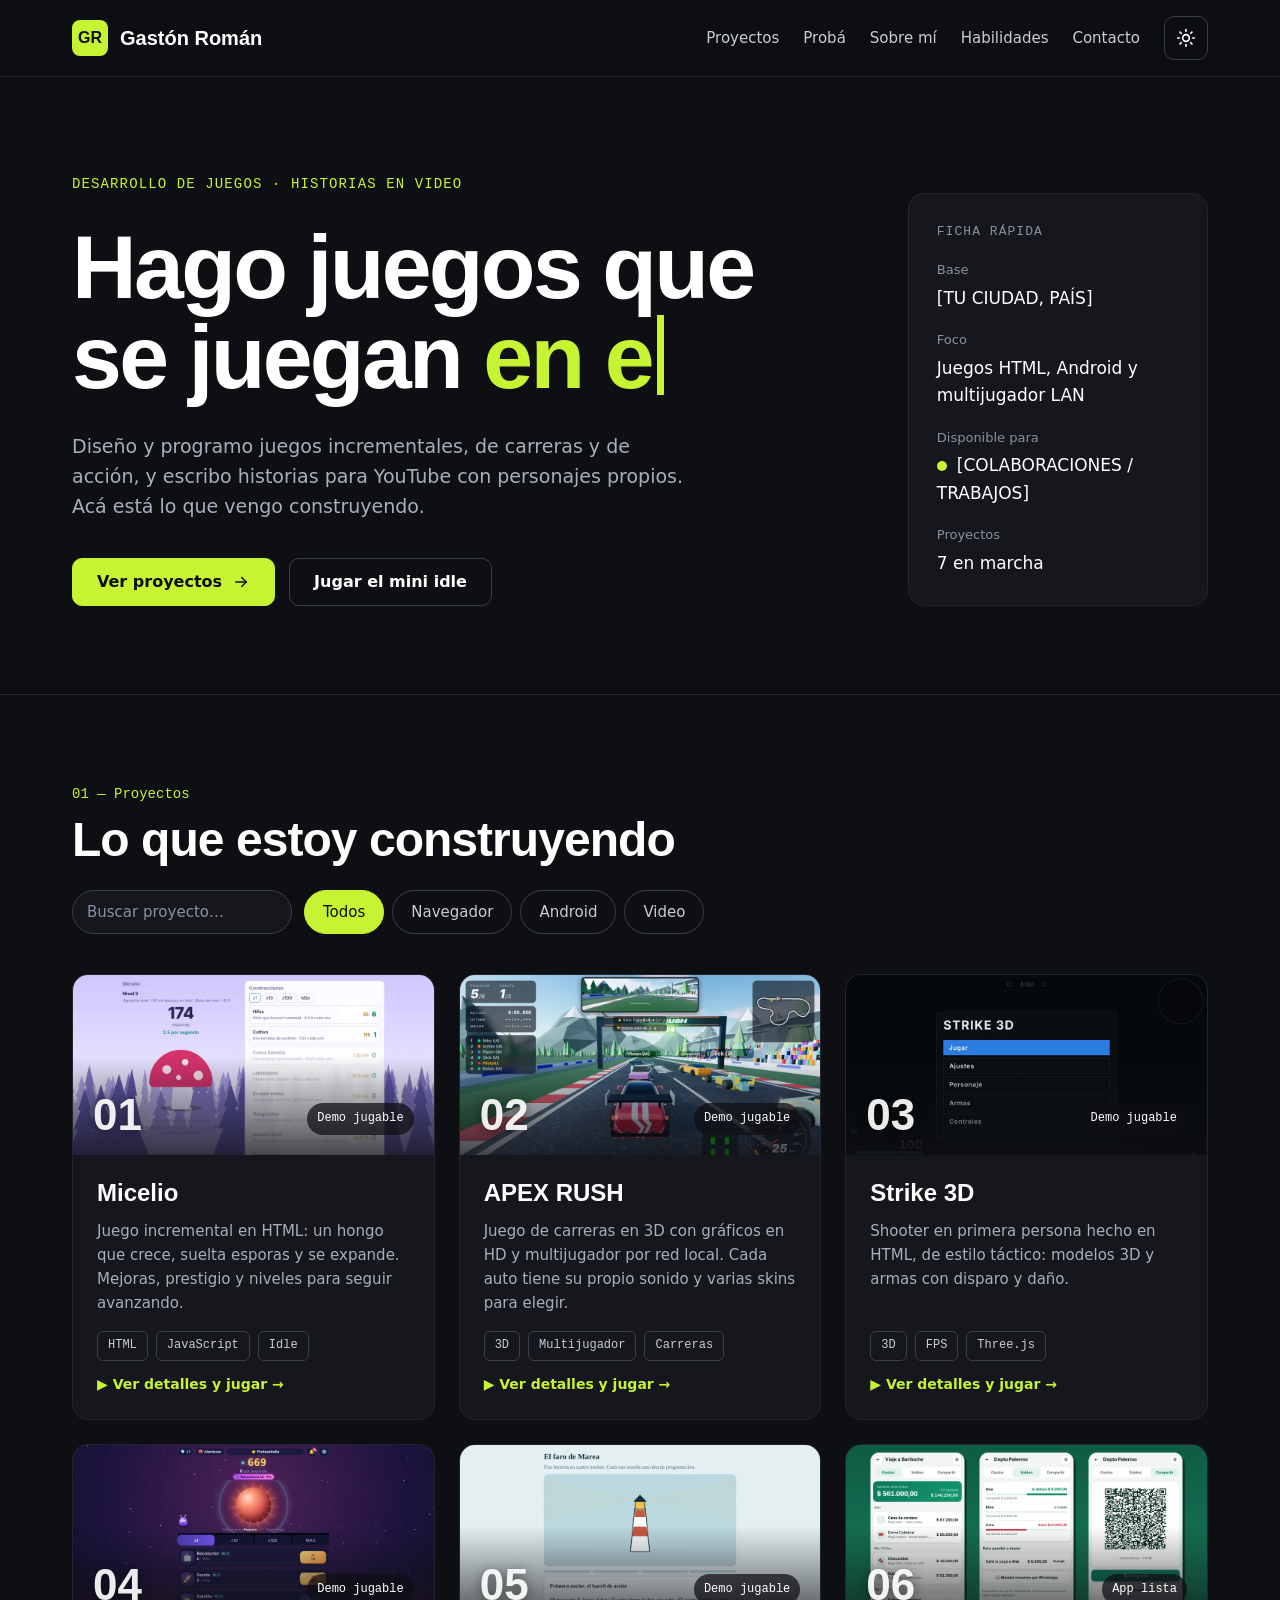
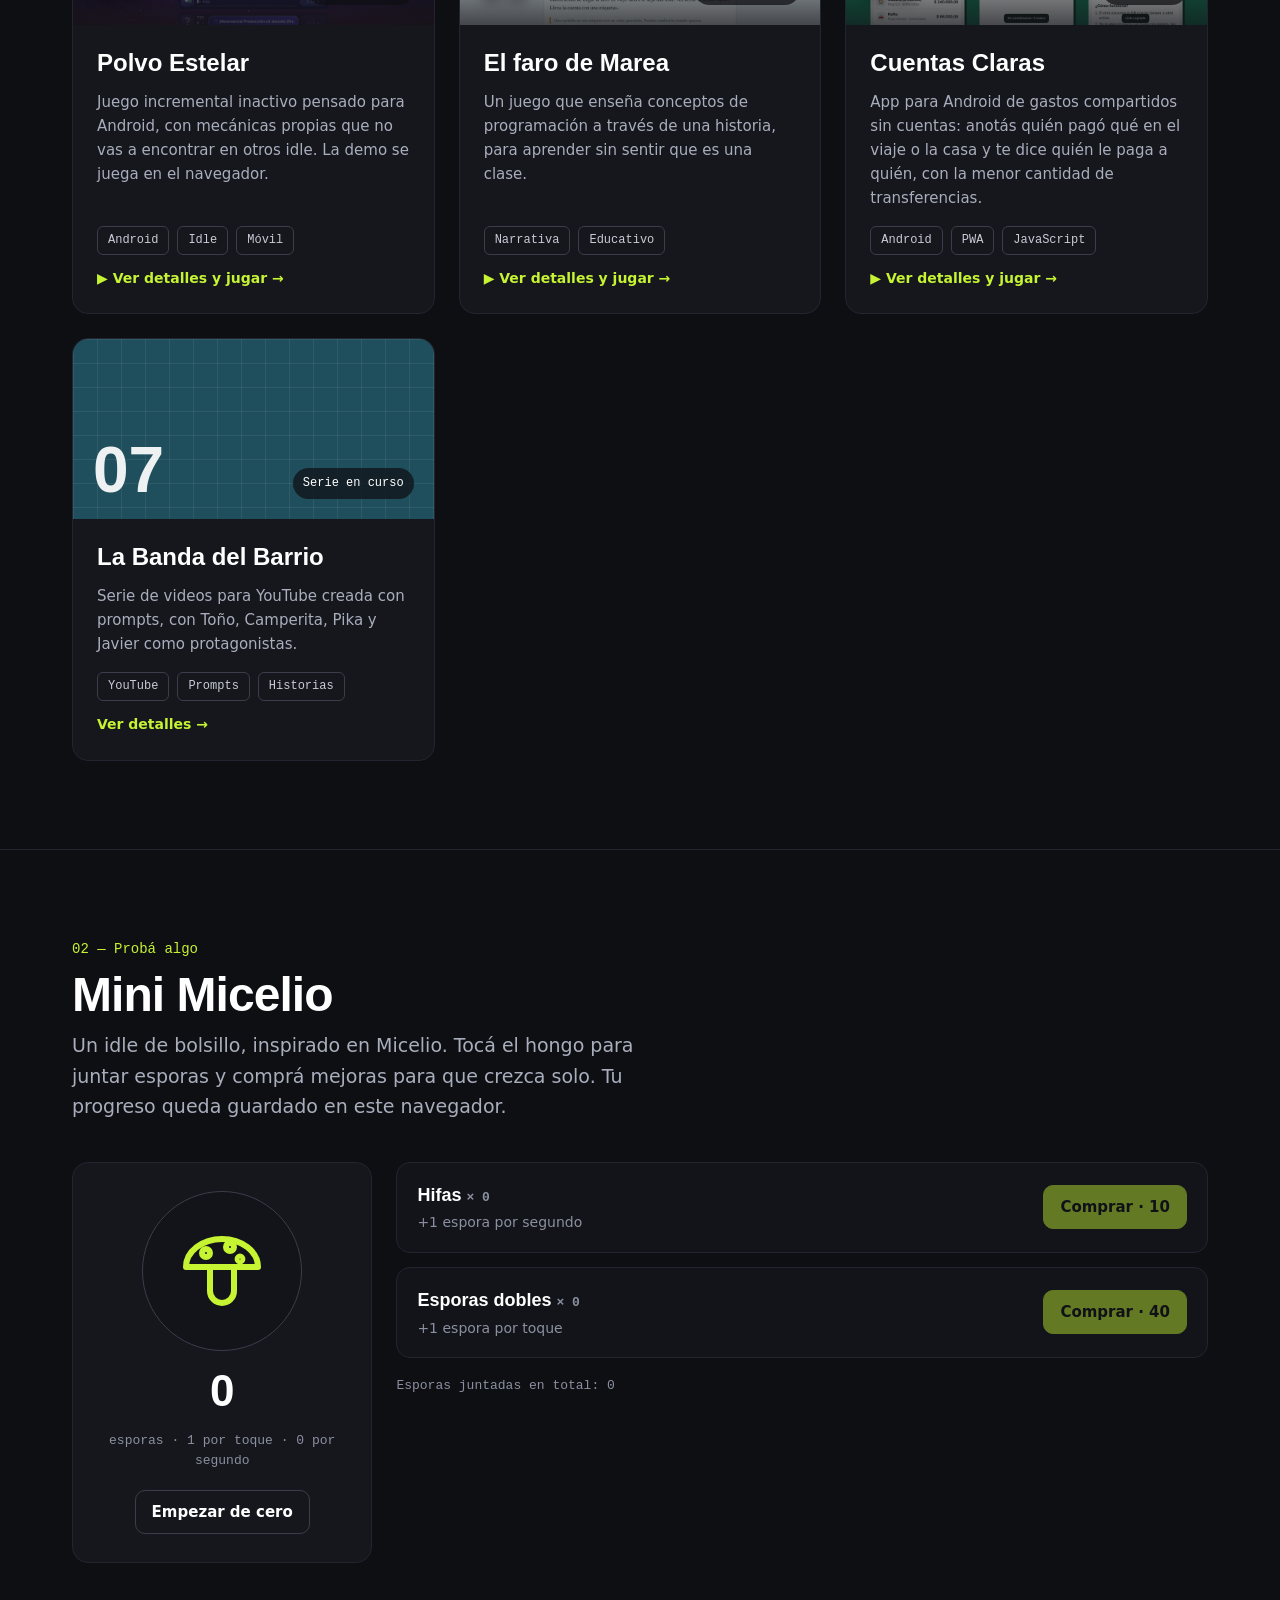
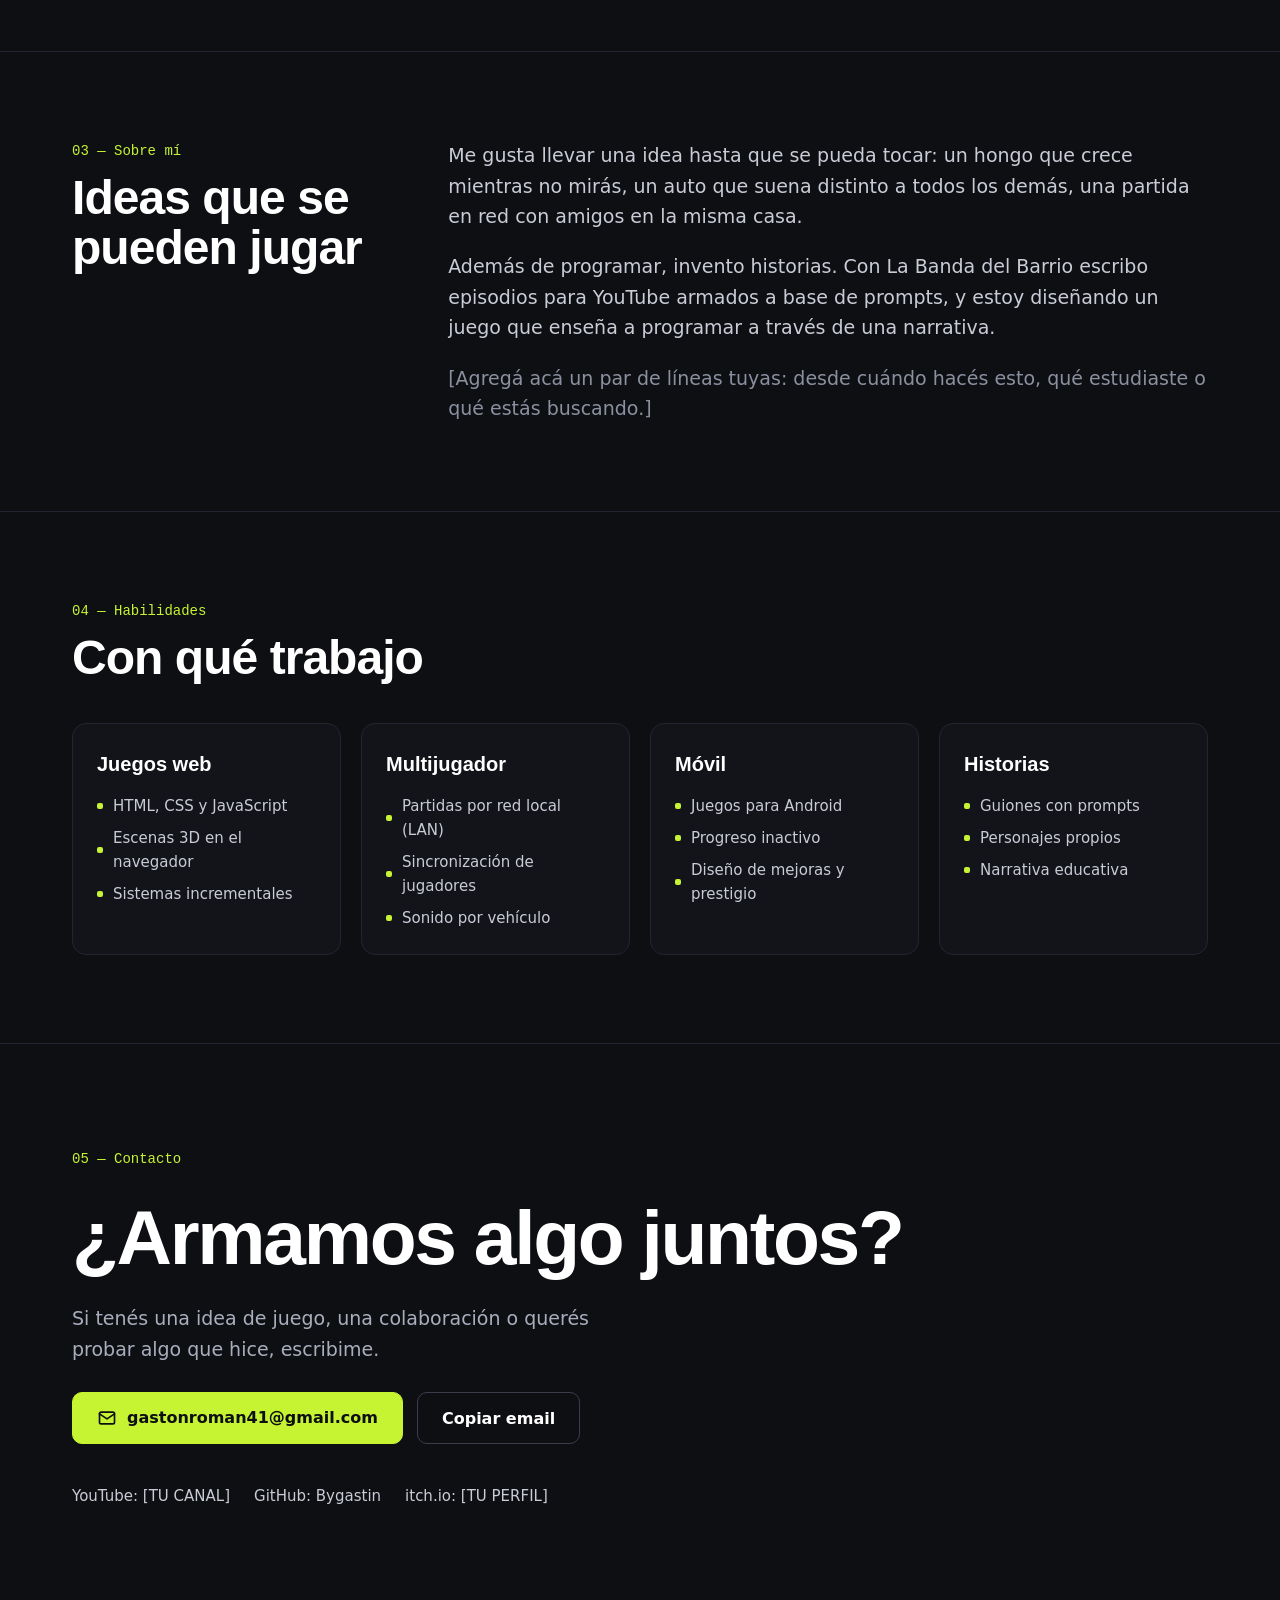
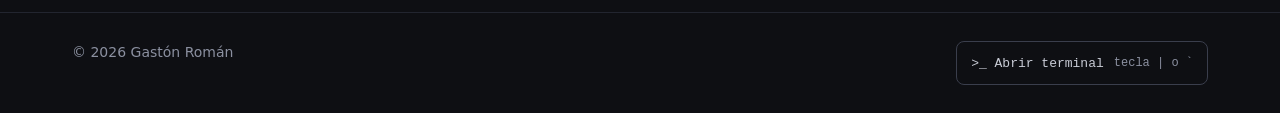
<file: index.html>
<!doctype html>
<html lang="es">
<head>
<meta charset="utf-8">
<meta name="viewport" content="width=device-width, initial-scale=1">
<!-- Seguridad: solo se permite cargar código propio y las fuentes de Google -->
<meta http-equiv="Content-Security-Policy" content="default-src 'self'; script-src 'self'; style-src 'self' 'unsafe-inline' https://fonts.googleapis.com; font-src https://fonts.gstatic.com; img-src 'self' data:; connect-src 'none'; object-src 'none'; frame-src 'none'; base-uri 'none'; form-action 'none'; upgrade-insecure-requests; require-trusted-types-for 'script'; trusted-types 'none'">
<meta name="referrer" content="strict-origin-when-cross-origin">
<link rel="icon" href="data:image/svg+xml,%3Csvg xmlns='http://www.w3.org/2000/svg' viewBox='0 0 64 64'%3E%3Crect width='64' height='64' rx='14' fill='%23C6F432'/%3E%3Ctext x='32' y='42' font-family='Arial,sans-serif' font-weight='700' font-size='28' text-anchor='middle' fill='%230E0F13'%3EGR%3C/text%3E%3C/svg%3E">
<title>Gastón Román — Portafolio</title>
<meta name="description" content="Portafolio de Gastón Román: juegos para navegador, Android y multijugador LAN, e historias para YouTube.">
<script src="js/theme.js"></script>
<link rel="preconnect" href="https://fonts.googleapis.com">
<link rel="preconnect" href="https://fonts.gstatic.com" crossorigin>
<link rel="stylesheet" href="https://fonts.googleapis.com/css2?family=Inter:wght@400;500;600&family=JetBrains+Mono:wght@500&family=Space+Grotesk:wght@500;700&display=swap">
<link rel="stylesheet" href="css/styles.css">
</head>
<body>

<header>
  <div class="wrap">
    <a href="#inicio" class="brand"><span class="logo">GR</span><span>Gastón Román</span></a>
    <div class="nav-right">
      <nav aria-label="Secciones">
        <a href="#proyectos" class="navlink" data-sec="proyectos">Proyectos</a>
        <a href="#probar" class="navlink" data-sec="probar">Probá</a>
        <a href="#sobre-mi" class="navlink" data-sec="sobre-mi">Sobre mí</a>
        <a href="#habilidades" class="navlink" data-sec="habilidades">Habilidades</a>
        <a href="#contacto" class="navlink" data-sec="contacto">Contacto</a>
      </nav>
      <button type="button" class="icon-btn" id="theme" aria-label="Cambiar a tema claro">
        <svg id="icon-sun" width="20" height="20" viewBox="0 0 24 24" fill="none" stroke="currentColor" stroke-width="2" stroke-linecap="round" stroke-linejoin="round" aria-hidden="true"><circle cx="12" cy="12" r="4"/><path d="M12 2v2M12 20v2M4.9 4.9l1.4 1.4M17.7 17.7l1.4 1.4M2 12h2M20 12h2M4.9 19.1l1.4-1.4M17.7 6.3l1.4-1.4"/></svg>
        <svg id="icon-moon" hidden width="20" height="20" viewBox="0 0 24 24" fill="none" stroke="currentColor" stroke-width="2" stroke-linecap="round" stroke-linejoin="round" aria-hidden="true"><path d="M21 12.8A9 9 0 1 1 11.2 3a7 7 0 0 0 9.8 9.8z"/></svg>
      </button>
    </div>
  </div>
</header>

<main>
<section id="inicio">
  <div class="wrap hero">
    <div class="hero-main">
      <p class="kicker" style="letter-spacing:.08em;text-transform:uppercase">Desarrollo de juegos · Historias en video</p>
      <h1 class="display">Hago juegos que se juegan <span class="rotator" id="rotator">en el navegador</span><span class="caret" aria-hidden="true"></span></h1>
      <p class="lead">Diseño y programo juegos incrementales, de carreras y de acción, y escribo historias para YouTube con personajes propios. Acá está lo que vengo construyendo.</p>
      <div class="btns" style="padding-top:8px">
        <a href="#proyectos" class="btn btn-primary">Ver proyectos
          <svg width="18" height="18" viewBox="0 0 24 24" fill="none" stroke="currentColor" stroke-width="2" stroke-linecap="round" stroke-linejoin="round" aria-hidden="true"><path d="M5 12h14"/><path d="M13 6l6 6-6 6"/></svg>
        </a>
        <a href="#probar" class="btn btn-ghost">Jugar el mini idle</a>
      </div>
    </div>
    <aside class="facts reveal" aria-label="Ficha rápida">
      <p class="mono" style="margin:0;font-size:13px;color:var(--muted);text-transform:uppercase;letter-spacing:.08em">Ficha rápida</p>
      <div class="fact"><small>Base</small><span>[TU CIUDAD, PAÍS]</span></div>
      <div class="fact"><small>Foco</small><span>Juegos HTML, Android y multijugador LAN</span></div>
      <div class="fact"><small>Disponible para</small><span><i class="dot" aria-hidden="true"></i>[COLABORACIONES / TRABAJOS]</span></div>
      <div class="fact"><small>Proyectos</small><span id="proj-count">6 en marcha</span></div>
    </aside>
  </div>
</section>

<section id="proyectos">
  <div class="wrap block">
    <div class="head-row">
      <div class="head">
        <p class="kicker">01 — Proyectos</p>
        <h2 class="display">Lo que estoy construyendo</h2>
      </div>
      <div class="tools">
        <label for="q" class="mono" style="position:absolute;width:1px;height:1px;overflow:hidden;clip:rect(0 0 0 0)">Buscar proyectos</label>
        <input id="q" class="search" type="search" placeholder="Buscar proyecto…" autocomplete="off">
        <div class="filters" role="group" aria-label="Filtrar proyectos" id="filters"></div>
      </div>
    </div>
    <div class="grid" id="projects" aria-live="polite"></div>
  </div>
</section>

<section id="probar">
  <div class="wrap block">
    <div class="head">
      <p class="kicker">02 — Probá algo</p>
      <h2 class="display">Mini Micelio</h2>
      <p class="lead">Un idle de bolsillo, inspirado en Micelio. Tocá el hongo para juntar esporas y comprá mejoras para que crezca solo. Tu progreso queda guardado en este navegador.</p>
    </div>
    <div class="game reveal">
      <div class="game-main">
        <button type="button" class="shroom" id="shroom" aria-label="Tocar el hongo para sumar esporas">
          <svg width="96" height="96" viewBox="0 0 24 24" fill="none" stroke="currentColor" stroke-width="1.5" stroke-linecap="round" stroke-linejoin="round" aria-hidden="true"><path d="M3 11a9 7 0 0 1 18 0z"/><path d="M9 11v6a3 3 0 0 0 6 0v-6"/><circle cx="8" cy="7.5" r="1"/><circle cx="14" cy="6" r="1"/><circle cx="16.5" cy="9" r="0.6"/></svg>
        </button>
        <div class="count" id="spores">0</div>
        <div class="rate" id="rate">esporas · 1 por toque · 0 por segundo</div>
        <button type="button" class="btn btn-ghost btn-sm" id="reset">Empezar de cero</button>
      </div>
      <div class="upgrades" id="upgrades"></div>
    </div>
  </div>
</section>

<section id="sobre-mi">
  <div class="wrap about reveal">
    <div class="about-head">
      <p class="kicker">03 — Sobre mí</p>
      <h2 class="display">Ideas que se pueden jugar</h2>
    </div>
    <div class="about-text">
      <p>Me gusta llevar una idea hasta que se pueda tocar: un hongo que crece mientras no mirás, un auto que suena distinto a todos los demás, una partida en red con amigos en la misma casa.</p>
      <p>Además de programar, invento historias. Con La Banda del Barrio escribo episodios para YouTube armados a base de prompts, y estoy diseñando un juego que enseña a programar a través de una narrativa.</p>
      <p style="color:var(--muted)">[Agregá acá un par de líneas tuyas: desde cuándo hacés esto, qué estudiaste o qué estás buscando.]</p>
    </div>
  </div>
</section>

<section id="habilidades">
  <div class="wrap block">
    <div class="head">
      <p class="kicker">04 — Habilidades</p>
      <h2 class="display">Con qué trabajo</h2>
    </div>
    <div class="skills reveal" id="skills"></div>
  </div>
</section>

<section id="contacto">
  <div class="wrap contact reveal">
    <p class="kicker">05 — Contacto</p>
    <h2 class="display">¿Armamos algo juntos?</h2>
    <p class="lead" style="max-width:560px">Si tenés una idea de juego, una colaboración o querés probar algo que hice, escribime.</p>
    <div class="btns">
      <!-- El email se arma con JavaScript para que los robots que recolectan direcciones no lo lean del HTML -->
      <a id="mail" href="#contacto" class="btn btn-primary" style="min-height:52px">
        <svg width="20" height="20" viewBox="0 0 24 24" fill="none" stroke="currentColor" stroke-width="2" stroke-linecap="round" stroke-linejoin="round" aria-hidden="true"><rect x="3" y="5" width="18" height="14" rx="2"/><path d="M3 7l9 6 9-6"/></svg>
        <span id="mail-text">Escribime</span>
      </a>
      <button type="button" class="btn btn-ghost" id="copy" style="min-height:52px">Copiar email</button>
    </div>
    <noscript><p class="lead">Escribime a gastonroman41 [arroba] gmail [punto] com</p></noscript>
    <div class="socials">
      <!-- Reemplazá el # por tus links reales -->
      <a href="#" class="navlink">YouTube: [TU CANAL]</a>
      <a href="https://github.com/Bygastin" class="navlink" target="_blank" rel="noopener noreferrer">GitHub: Bygastin</a>
      <a href="#" class="navlink">itch.io: [TU PERFIL]</a>
    </div>
  </div>
</section>
</main>

<footer>
  <div class="wrap">
    <span>© <span id="year">2026</span> Gastón Román</span>
    <button type="button" class="term-open mono" id="term-open">&gt;_ Abrir terminal <span class="term-key">tecla | o `</span></button>
  </div>
</footer>

<dialog id="modal" aria-labelledby="m-title">
  <div style="position:relative">
    <button type="button" class="icon-btn modal-close" id="m-close" aria-label="Cerrar">
      <svg width="20" height="20" viewBox="0 0 24 24" fill="none" stroke="currentColor" stroke-width="2" stroke-linecap="round" aria-hidden="true"><path d="M6 6l12 12M18 6L6 18"/></svg>
    </button>
    <div class="thumb modal-thumb" id="m-thumb"><span class="num" id="m-num"></span><span class="status" id="m-status"></span></div>
    <div class="modal-body">
      <h3 id="m-title"></h3>
      <p id="m-desc"></p>
      <ul id="m-feats"></ul>
      <div class="tags" id="m-tags"></div>
      <div class="btns" id="m-links" style="padding-top:6px"></div>
    </div>
  </div>
</dialog>

<dialog id="term" class="term" aria-label="Terminal">
  <div class="term-bar">
    <span class="term-dots" aria-hidden="true"><i></i><i></i><i></i></span>
    <span class="mono">gaston@portafolio: ~</span>
    <button type="button" class="term-x" id="term-x" aria-label="Cerrar terminal">
      <svg width="16" height="16" viewBox="0 0 24 24" fill="none" stroke="currentColor" stroke-width="2" stroke-linecap="round" aria-hidden="true"><path d="M6 6l12 12M18 6L6 18"/></svg>
    </button>
  </div>
  <div class="term-out mono" id="term-out" role="log" aria-live="polite"></div>
  <div class="term-line mono">
    <label for="term-in" class="term-prompt">&gt;</label>
    <input id="term-in" class="term-in mono" type="text" autocomplete="off" autocapitalize="off" spellcheck="false" maxlength="80" aria-label="Escribí un comando">
  </div>
</dialog>

<button type="button" class="to-top" id="to-top" aria-label="Volver arriba">
  <svg width="20" height="20" viewBox="0 0 24 24" fill="none" stroke="currentColor" stroke-width="2" stroke-linecap="round" stroke-linejoin="round" aria-hidden="true"><path d="M12 19V5"/><path d="M6 11l6-6 6 6"/></svg>
</button>
<div class="toast" id="toast" role="status"></div>

<script src="js/main.js" defer></script>
</body>
</html>
</file>
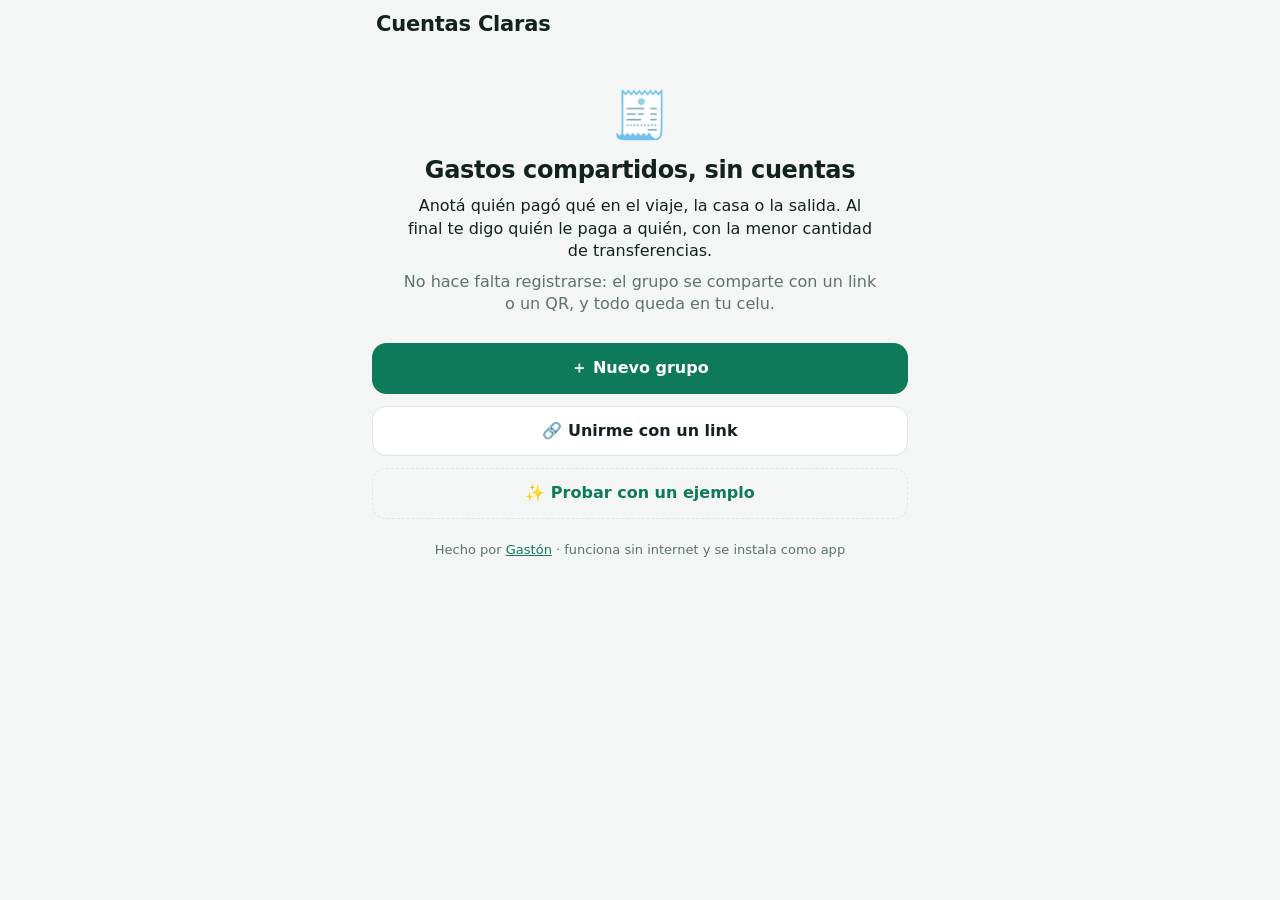
<file: demos/cuentas-claras/index.html>
<!DOCTYPE html>
<html lang="es">
<head>
<meta charset="UTF-8">
<meta http-equiv="Content-Security-Policy" content="default-src 'self'; script-src 'self'; style-src 'self' 'unsafe-inline'; img-src 'self' data: blob:; connect-src 'self'; object-src 'none'; base-uri 'self'; form-action 'none'">
<meta name="referrer" content="no-referrer">
<meta name="viewport" content="width=device-width, initial-scale=1, viewport-fit=cover">
<meta name="theme-color" content="#0f7a5a">
<meta name="description" content="Gastos compartidos sin cuentas: anotá quién pagó qué y la app te dice quién le paga a quién.">
<title>Cuentas Claras</title>
<link rel="manifest" href="manifest.webmanifest">
<link rel="icon" href="icons/icon.svg" type="image/svg+xml">
<link rel="apple-touch-icon" href="icons/icon-192.png">
<link rel="stylesheet" href="style.css">
</head>
<body>
<div id="app">
  <header class="bar">
    <button id="back" class="icon-btn hidden" aria-label="Volver">←</button>
    <h1 id="title">Cuentas Claras</h1>
    <button id="menu" class="icon-btn hidden" aria-label="Editar grupo">⚙</button>
  </header>
  <nav id="tabs" class="tabs hidden" role="tablist">
    <button role="tab" data-tab="gastos">Gastos</button>
    <button role="tab" data-tab="saldos">Saldos</button>
    <button role="tab" data-tab="compartir">Compartir</button>
  </nav>
  <main id="view"></main>
  <button id="fab" class="fab hidden" aria-label="Agregar gasto">＋ Gasto</button>
</div>

<div id="sheet-wrap" class="sheet-wrap hidden">
  <div class="sheet" role="dialog" aria-modal="true" aria-labelledby="sheet-title">
    <div class="grip"></div>
    <h2 id="sheet-title"></h2>
    <div id="sheet-body"></div>
  </div>
</div>

<div id="toast" class="toast" role="status" aria-live="polite"></div>

<script src="vendor/qrcode.js"></script>
<script src="logic.js"></script>
<script src="app.js"></script>
</body>
</html>
</file>
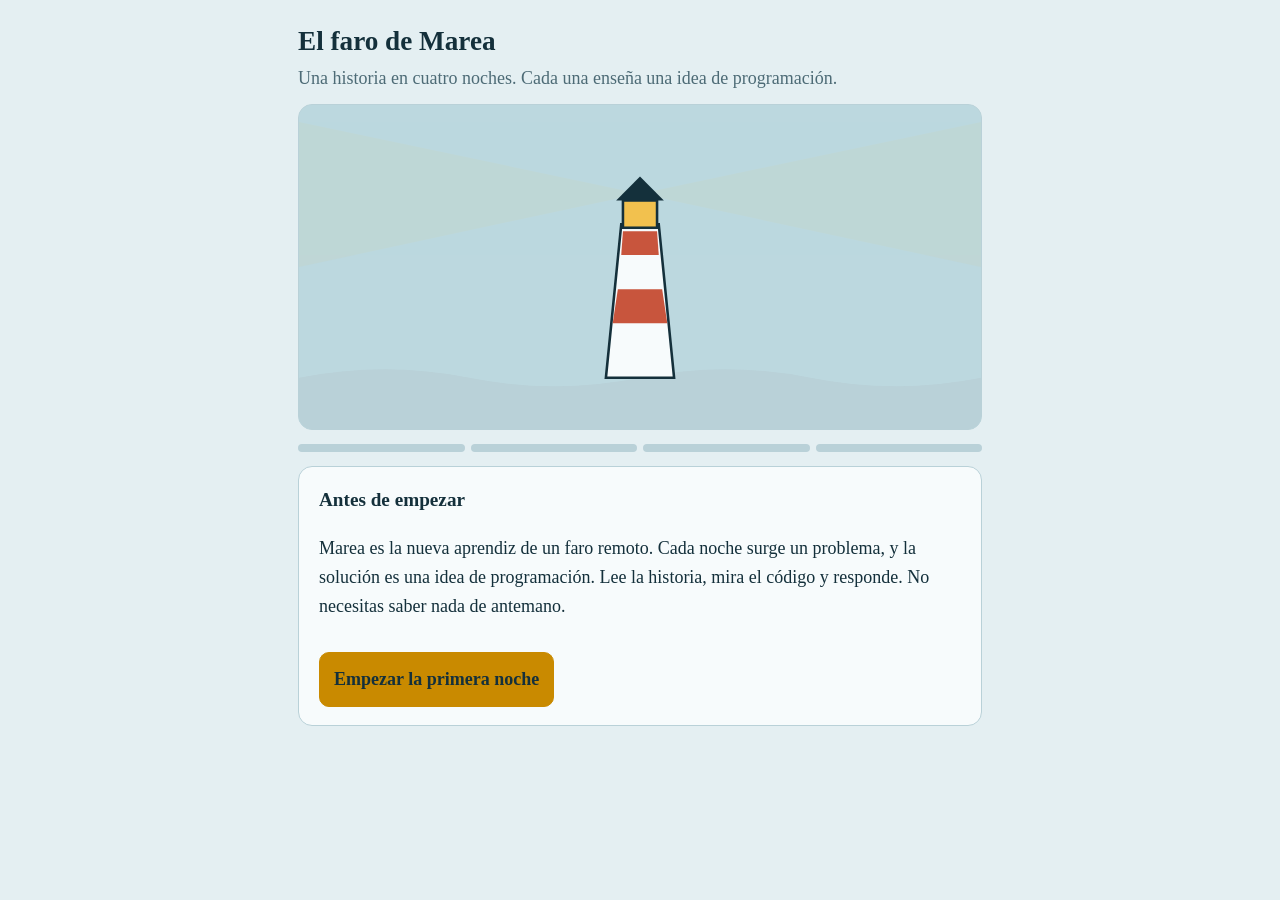
<file: demos/faro-de-marea/index.html>
<!DOCTYPE html>
<html lang="es">
<head>
<meta charset="utf-8">
<meta http-equiv="Content-Security-Policy" content="object-src 'none'; base-uri 'self'; form-action 'none'">
<meta name="referrer" content="strict-origin-when-cross-origin">
<meta name="viewport" content="width=device-width, initial-scale=1, viewport-fit=cover">
<title>El faro de Marea: aprende a programar con una historia</title>
<style>
:root{box-sizing:border-box;padding-top:env(safe-area-inset-top,0px);padding-bottom:env(safe-area-inset-bottom,0px);
--bg:#e4eff2;--panel:#f7fbfc;--ink:#14303b;--muted:#4d6b76;--lamp:#c98a00;--beam:#f2c14e;--ok:#1f7a5a;--bad:#b2432f;--line:#b9d1d8;--sea:#bcd8df}
@media (prefers-color-scheme:dark){:root:not([data-theme="light"]){--bg:#0f2a35;--panel:#173a48;--ink:#e6f1f3;--muted:#9bbcc6;--lamp:#f2c14e;--beam:#f2c14e;--ok:#6fd1a6;--bad:#ff9a85;--line:#2b5565;--sea:#0b2029}}
:root[data-theme="dark"]{--bg:#0f2a35;--panel:#173a48;--ink:#e6f1f3;--muted:#9bbcc6;--lamp:#f2c14e;--beam:#f2c14e;--ok:#6fd1a6;--bad:#ff9a85;--line:#2b5565;--sea:#0b2029}
*{box-sizing:border-box}
html{scroll-padding-top:env(safe-area-inset-top,0px)}
body{margin:0;background:var(--bg);color:var(--ink);font:18px/1.6 "Palatino Linotype",Palatino,"Book Antiqua",Georgia,serif}
main{max-width:720px;margin:0 auto;padding:20px 18px 48px}
h1{font-size:1.7rem;line-height:1.2;margin:.2em 0}
.sub{color:var(--muted);margin:0 0 12px}
#scene{width:100%;height:auto;display:block;border-radius:14px;background:var(--sea);border:1px solid var(--line)}
.bar{display:flex;gap:6px;margin:14px 0}
.bar i{flex:1;height:8px;border-radius:4px;background:var(--line)}
.bar i.on{background:var(--lamp)}
.card{background:var(--panel);border:1px solid var(--line);border-radius:14px;padding:18px 20px;margin-top:14px}
.card h2{font-size:1.2rem;margin:0 0 6px}
.concept{font-size:.95rem;color:var(--muted);border-left:3px solid var(--lamp);padding-left:12px;margin:12px 0}
pre{margin:12px 0;padding:14px;border-radius:10px;background:var(--bg);border:1px solid var(--line);overflow-x:auto;font:15px/1.6 ui-monospace,Menlo,Consolas,monospace;color:var(--ink)}
.q{font-weight:bold;margin:12px 0 8px}
.opts{display:grid;gap:8px}
button{font:inherit;text-align:left;padding:12px 14px;border-radius:10px;border:1.5px solid var(--line);background:var(--panel);color:var(--ink);cursor:pointer;min-height:48px}
button:hover{border-color:var(--lamp)}
button:focus-visible{outline:3px solid var(--lamp);outline-offset:2px}
button.ok{border-color:var(--ok);background:color-mix(in srgb,var(--ok) 14%,var(--panel))}
button.bad{border-color:var(--bad);background:color-mix(in srgb,var(--bad) 12%,var(--panel))}
button.main{background:var(--lamp);color:#14303b;border-color:var(--lamp);font-weight:bold;text-align:center;margin-top:14px}
.fb{margin-top:12px;min-height:1.6em}
.fb.ok{color:var(--ok)}.fb.bad{color:var(--bad)}
ul{padding-left:20px}
.beam{transition:opacity .8s ease}
@media (prefers-reduced-motion:reduce){.beam{transition:none}}
</style>
</head>
<body>
<main>
<h1>El faro de Marea</h1>
<p class="sub">Una historia en cuatro noches. Cada una enseña una idea de programación.</p>
<svg id="scene" viewBox="0 0 400 190" role="img" aria-label="Un faro cuyo haz de luz crece a medida que avanzas">
 <rect width="400" height="190" fill="var(--sea)"/>
 <g class="beam" id="beam" opacity="0.1"><polygon points="200,52 400,10 400,95" fill="var(--beam)" opacity=".55"/><polygon points="200,52 0,10 0,95" fill="var(--beam)" opacity=".55"/></g>
 <path d="M0 160 Q50 150 100 160 T200 160 T300 160 T400 160 V190 H0Z" fill="var(--line)"/>
 <polygon points="180,160 220,160 211,70 189,70" fill="#f7fbfc" stroke="var(--ink)" stroke-width="1.5"/>
 <polygon points="184,128 216,128 213,108 187,108" fill="#c8553d"/>
 <polygon points="189,88 211,88 210,74 190,74" fill="#c8553d"/>
 <rect x="190" y="56" width="20" height="16" fill="var(--beam)" stroke="var(--ink)" stroke-width="1.5"/>
 <polygon points="186,56 214,56 200,42" fill="var(--ink)"/>
</svg>
<div class="bar" id="bar" aria-label="Progreso"></div>
<div id="game"></div>
</main>
<script>
var L=[
{t:"Primera noche: el barril de aceite",
 s:"Marea acaba de llegar al faro. El viejo farero le deja una nota: «El aceite se acaba rápido. Lleva la cuenta con una etiqueta».",
 c:"Una variable es una etiqueta con un valor guardado. Puedes cambiarlo cuando quieras.",
 code:"aceite = 5\naceite = aceite - 2\nencender_lampara(aceite)",
 q:"¿Con cuántas llamas arde la lámpara?",
 o:["2","3","5"],a:1,
 hint:"Mira la segunda línea: la etiqueta aceite se actualiza restándole 2 a lo que valía antes.",
 win:"Quedan 3. La lámpara arde con tres llamas y el mar se ve un poco más claro."},
{t:"Segunda noche: la niebla",
 s:"Una niebla espesa cubre la bahía. Marea debe decidir qué señal usar. Si decide mal, nadie la oirá.",
 c:"Un condicional elige un camino según una condición: si pasa esto, haz aquello; si no, haz lo otro.",
 code:"niebla = verdadero\n\nsi niebla == verdadero:\n    tocar(\"sirena\")\nsino:\n    tocar(\"campana\")",
 q:"¿Qué suena esta noche?",
 o:["La sirena","La campana","Las dos"],a:0,
 hint:"La condición es verdadera, así que solo se ejecuta el bloque del «si». El «sino» se salta.",
 win:"Suena la sirena. Entre la niebla, un barco ajusta su rumbo hacia el faro."},
{t:"Tercera noche: la flota",
 s:"Cinco barcos pesqueros vuelven a casa a la vez. Cada uno necesita ver una baliza en el muelle.",
 c:"Un bucle repite una acción sin que tengas que escribirla una y otra vez.",
 code:"repetir ___ veces:\n    encender_baliza()",
 q:"¿Qué número hace que cada barco vea su baliza?",
 o:["1","3","5"],a:2,
 hint:"Hay cinco barcos y cada uno necesita una baliza. ¿Cuántas repeticiones hacen falta?",
 win:"Cinco balizas encendidas con dos líneas de código. Sin el bucle habrías escrito la orden cinco veces."},
{t:"Cuarta noche: la receta del aviso",
 s:"Marea nota que repite siempre lo mismo para avisar a cada barco. Decide anotar el procedimiento una vez y darle nombre.",
 c:"Una función es una receta con nombre. La defines una vez y la usas cuantas veces quieras.",
 code:"definir avisar(barco):\n    tocar(\"sirena\")\n    anotar(barco)\n\navisar(\"Estrella\")\navisar(\"Gaviota\")",
 q:"¿Cuántas veces suena la sirena?",
 o:["1","2","4"],a:1,
 hint:"La receta suena una vez cada vez que se la llama. Cuenta cuántas llamadas hay abajo.",
 win:"Dos avisos, una sola receta. Marea ya no necesita al viejo farero para saber qué hacer."}
];
var i=-1,done=0,g=document.getElementById("game"),bar=document.getElementById("bar"),beam=document.getElementById("beam");
function esc(x){return x.replace(/&/g,"&amp;").replace(/</g,"&lt;")}
function prog(){bar.innerHTML=L.map(function(_,k){return '<i class="'+(k<done?'on':'')+'"></i>'}).join("");beam.setAttribute("opacity",String(0.1+done*0.225))}
function intro(){prog();g.innerHTML='<div class="card"><h2>Antes de empezar</h2><p>Marea es la nueva aprendiz de un faro remoto. Cada noche surge un problema, y la solución es una idea de programación. Lee la historia, mira el código y responde. No necesitas saber nada de antemano.</p><button class="main" id="go">Empezar la primera noche</button></div>';document.getElementById("go").onclick=function(){i=0;show()}}
function show(){
 var l=L[i];prog();
 g.innerHTML='<div class="card"><h2>'+l.t+'</h2><p>'+l.s+'</p><div class="concept">'+l.c+'</div><pre>'+esc(l.code)+'</pre><div class="q">'+l.q+'</div><div class="opts" id="opts"></div><div class="fb" id="fb" role="status" aria-live="polite"></div><div id="nx"></div></div>';
 var box=document.getElementById("opts"),fb=document.getElementById("fb");
 l.o.forEach(function(o,k){var b=document.createElement("button");b.textContent=o;b.onclick=function(){
  if(box.dataset.done)return;
  if(k===l.a){box.dataset.done=1;b.className="ok";fb.className="fb ok";fb.textContent=l.win;done=i+1;prog();
   var n=document.getElementById("nx");n.innerHTML='<button class="main" id="nb">'+(i<L.length-1?'Pasar a la siguiente noche':'Ver el final')+'</button>';
   document.getElementById("nb").onclick=function(){i++;if(i<L.length)show();else fin()}}
  else{b.className="bad";b.disabled=true;fb.className="fb bad";fb.textContent="Todavía no. "+l.hint}};box.appendChild(b)})
}
function fin(){prog();g.innerHTML='<div class="card"><h2>El faro brilla</h2><p>Al amanecer, Marea mira la bahía. Todos los barcos llegaron a puerto. Sin darse cuenta, aprendió cuatro ideas que usa cualquier programa:</p><ul><li><b>Variables:</b> etiquetas que guardan valores.</li><li><b>Condicionales:</b> decidir según una condición.</li><li><b>Bucles:</b> repetir sin copiar y pegar.</li><li><b>Funciones:</b> recetas con nombre que reutilizas.</li></ul><button class="main" id="again">Jugar otra vez</button></div>';document.getElementById("again").onclick=function(){done=0;i=-1;intro()}}
intro();
</script>
</body>
</html>
</file>
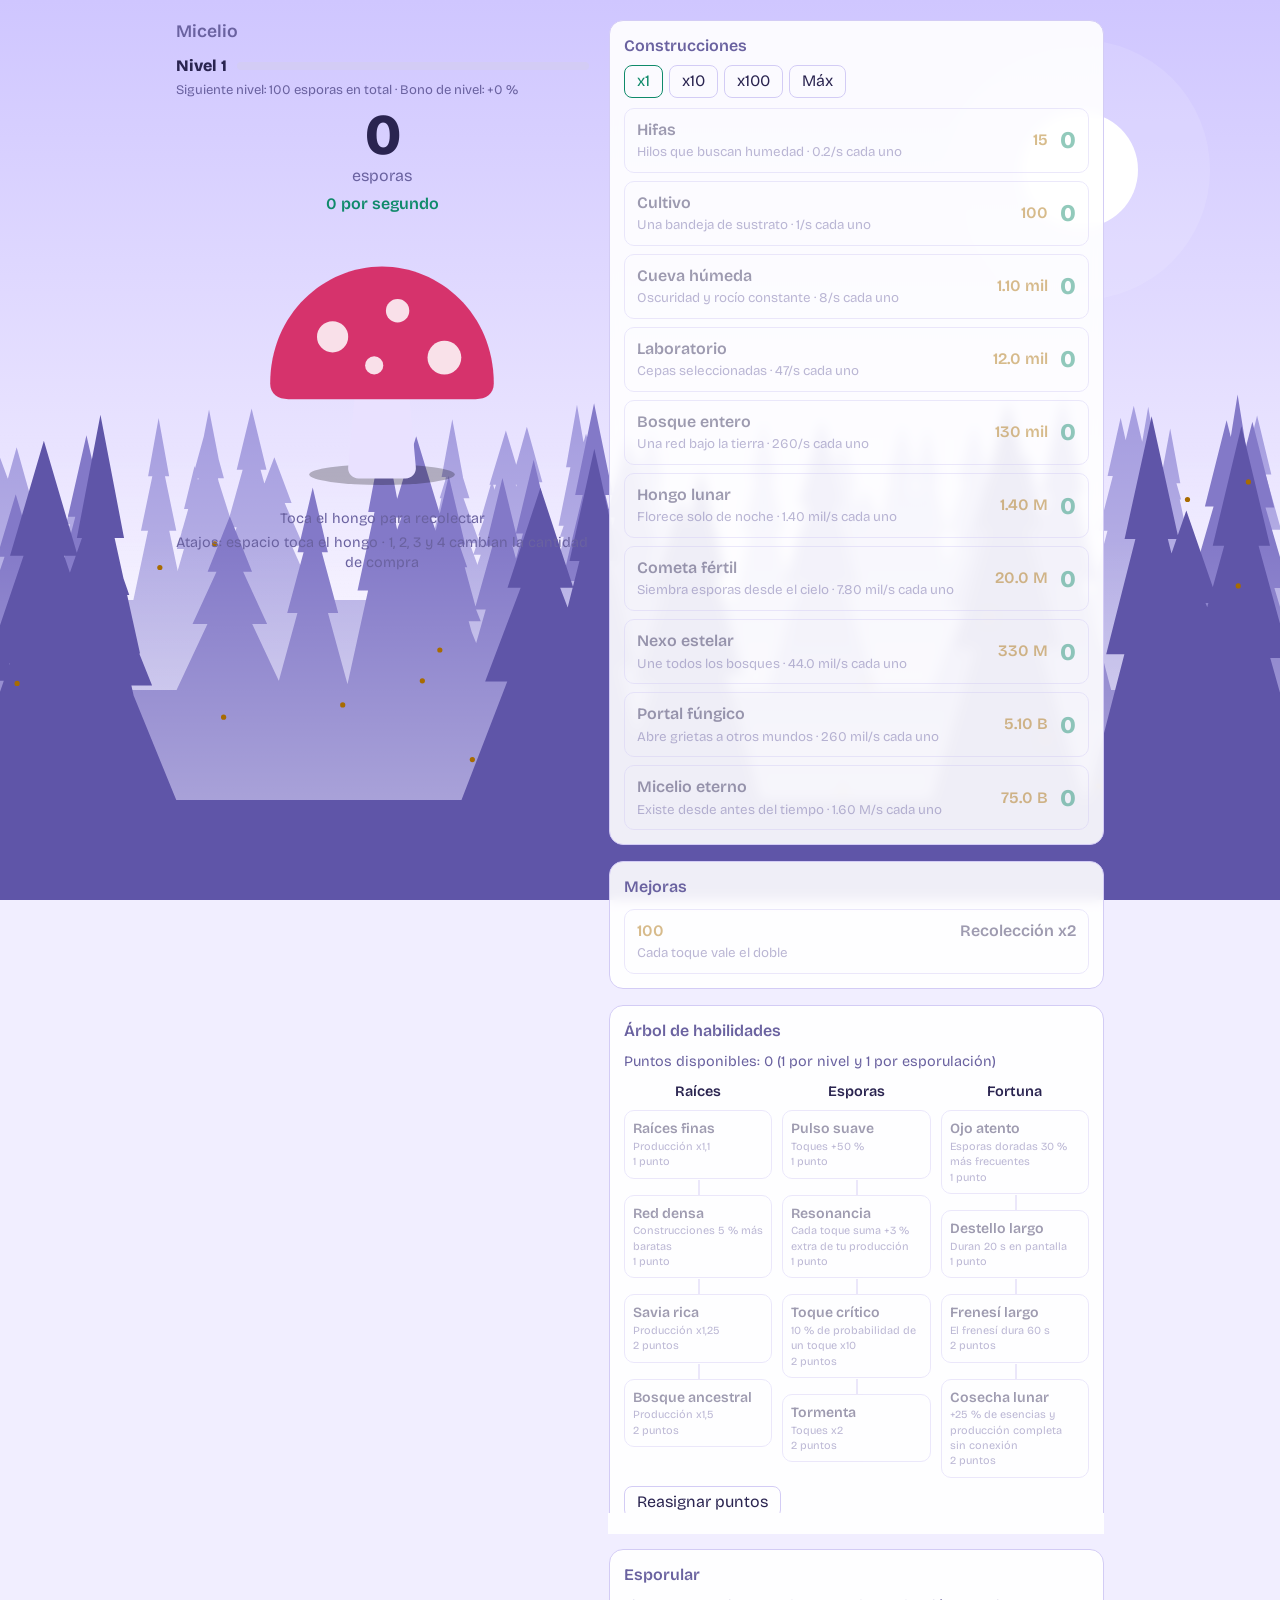
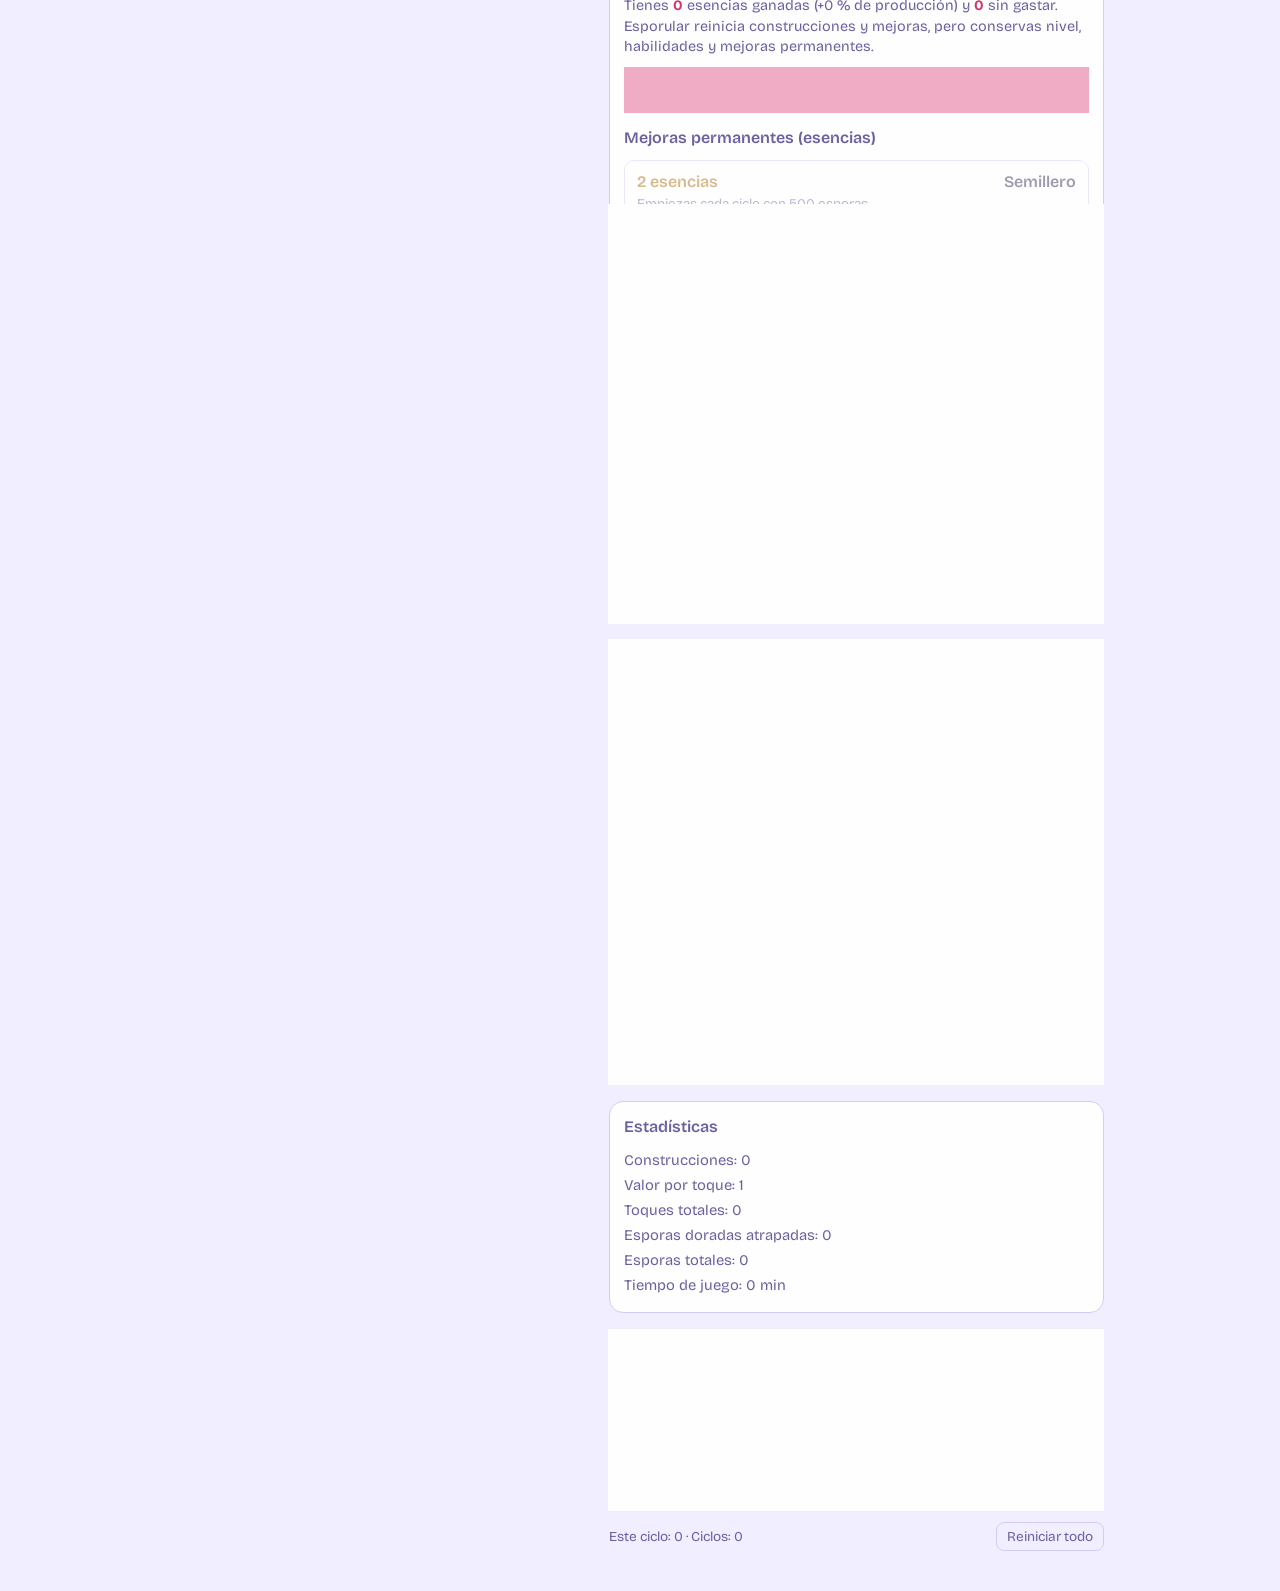
<file: demos/micelio/index.html>
<!DOCTYPE html>
<html lang="es">
<head>
<meta charset="utf-8">
<meta http-equiv="Content-Security-Policy" content="object-src 'none'; base-uri 'self'; form-action 'none'">
<meta name="referrer" content="strict-origin-when-cross-origin">
<meta name="viewport" content="width=device-width, initial-scale=1, viewport-fit=cover">
<title>Micelio – juego incremental</title>
<link rel="stylesheet" href="https://fonts.googleapis.com/css2?family=Bricolage+Grotesque:wght@400;600;800&display=swap">
<style>
:root{
  color-scheme:dark;
  --bg:#231f3d;--panel:#2f2a52;--line:#443d75;--text:#eae6ff;--mute:#a9a2d6;
  --spore:#ff8fb1;--mint:#7ee8c7;--amber:#ffd479;
  --sky1:#120f2b;--sky2:#3a2f6b;--f1:#2c2a5c;--f2:#1f1c45;--f3:#14122e;--moon:#f3efff;--stars:1;--fog:#8f86e8;
  box-sizing:border-box;padding-top:env(safe-area-inset-top,0px);padding-bottom:env(safe-area-inset-bottom,0px);
}
@media (prefers-color-scheme:light){
  :root:not([data-theme="dark"]){color-scheme:light;--bg:#f1eeff;--panel:#ffffff;--line:#d3ccf5;--text:#2a2450;--mute:#6a62a0;--spore:#d6336c;--mint:#0f8a6a;--amber:#a86b00;--sky1:#cfc6ff;--sky2:#f6f2ff;--f1:#a79fe0;--f2:#8379c8;--f3:#5f55a8;--moon:#ffffff;--stars:0;--fog:#ffffff}
}
*,*::before,*::after{box-sizing:inherit}
html,body{margin:0}
body{background:var(--bg);color:var(--text);font-family:"Bricolage Grotesque",system-ui,-apple-system,"Segoe UI",sans-serif;line-height:1.4}
.wrap{max-width:960px;margin:0 auto;padding:20px 16px 40px;display:grid;gap:20px;grid-template-columns:1fr}
@media(min-width:820px){.wrap{grid-template-columns:minmax(0,5fr) minmax(0,6fr);align-items:start}}
h1{font-size:1.1rem;font-weight:600;margin:0;color:var(--mute)}
.lvl{display:flex;align-items:center;gap:10px;margin-top:10px}
.lvl b{font-weight:800;white-space:nowrap}
.bar{flex:1;height:8px;border-radius:99px;background:var(--line);overflow:hidden}
.bar i{display:block;height:100%;width:0;background:var(--mint);transition:width .2s}
.lvlnote{color:var(--mute);font-size:.82rem;margin-top:4px}
.hero{text-align:center;padding:8px 0}
.count{font-size:clamp(2.4rem,9vw,3.6rem);font-weight:800;letter-spacing:-.02em;line-height:1}
.rate{color:var(--mint);font-weight:600;margin-top:6px}
.mush{position:relative;margin:22px auto 8px;width:min(260px,70vw);aspect-ratio:1;border:0;background:none;cursor:pointer;padding:0;-webkit-tap-highlight-color:transparent;transition:transform .08s}
.mush:active{transform:scale(.94)}
.mush:focus-visible{outline:3px solid var(--amber);outline-offset:6px;border-radius:50%}
.mush svg{width:100%;height:100%;overflow:visible}
.hint{color:var(--mute);font-size:.9rem}
.float{position:fixed;pointer-events:none;font-weight:800;color:var(--spore);animation:up .9s ease-out forwards;z-index:5}
@keyframes up{to{transform:translateY(-70px);opacity:0}}
section{background:var(--panel);border:1px solid var(--line);border-radius:14px;padding:14px}
section+section{margin-top:16px}
h2{margin:0 0 10px;font-size:1rem;font-weight:600;color:var(--mute)}
.list{display:grid;gap:8px}
.item{display:grid;grid-template-columns:1fr auto;gap:2px 12px;align-items:center;width:100%;text-align:left;font:inherit;color:inherit;background:transparent;border:1px solid var(--line);border-radius:10px;padding:10px 12px;cursor:pointer}
.item:hover:not(:disabled){border-color:var(--spore)}
.item:focus-visible{outline:3px solid var(--amber);outline-offset:2px}
.item:disabled{opacity:.45;cursor:not-allowed}
.item b{font-weight:600}
.item small{color:var(--mute);grid-column:1}
.price{color:var(--amber);font-weight:600;grid-row:1}
.own{font-size:1.5rem;font-weight:800;grid-row:1/3;grid-column:2;justify-self:end;color:var(--mint);line-height:1}
.item.gen{grid-template-columns:1fr auto auto}
.item.gen .own{grid-column:3;grid-row:1/3}
.item.gen .price{grid-column:2;grid-row:1/3}
.item.done{opacity:1;border-color:var(--mint)}
.item.done .price{color:var(--mint)}
.ups:empty::before{content:"Compra más construcciones para desbloquear mejoras.";color:var(--mute);font-size:.9rem}
.pres p{margin:0 0 10px;color:var(--mute);font-size:.9rem}
.pres p strong{color:var(--spore)}
.big{display:block;width:100%;font:inherit;font-weight:800;color:#2a1030;background:var(--spore);border:0;border-radius:10px;padding:12px;cursor:pointer;margin-bottom:14px}
.big:disabled{opacity:.4;cursor:not-allowed}
.big:focus-visible{outline:3px solid var(--amber);outline-offset:2px}
.foot{display:flex;gap:10px;justify-content:space-between;align-items:center;margin-top:12px;color:var(--mute);font-size:.85rem}
.foot button{font:inherit;color:var(--mute);background:none;border:1px solid var(--line);border-radius:8px;padding:4px 10px;cursor:pointer}
.toast{position:fixed;left:50%;bottom:calc(20px + env(safe-area-inset-bottom,0px));transform:translate(-50%,30px);background:var(--spore);color:#2a1030;font-weight:800;padding:10px 18px;border-radius:99px;opacity:0;pointer-events:none;transition:all .3s;z-index:9;max-width:90vw;text-align:center}
.toast.on{opacity:1;transform:translate(-50%,0)}
.qty{display:flex;gap:6px;margin:-2px 0 10px}.row{display:flex;gap:8px;margin-top:8px}
.row button,.qty button{font:inherit;color:var(--text);background:none;border:1px solid var(--line);border-radius:8px;padding:4px 12px;cursor:pointer}
.row button:focus-visible,.qty button:focus-visible{outline:3px solid var(--amber);outline-offset:2px}
.qty button[aria-pressed=true]{border-color:var(--mint);color:var(--mint)}
.achs{display:grid;grid-template-columns:repeat(auto-fill,minmax(130px,1fr));gap:8px}
.ach{border:1px solid var(--line);border-radius:10px;padding:8px 10px;opacity:.45;font-size:.9rem}
.ach.on{opacity:1;border-color:var(--amber)}
.ach small{display:block;color:var(--mute);font-size:.78rem}
.stats{font-size:.92rem;line-height:1.7;color:var(--mute)}.stats strong{color:var(--amber)}
textarea{width:100%;font:inherit;font-size:.8rem;color:var(--text);background:transparent;border:1px solid var(--line);border-radius:8px;padding:8px;resize:vertical}
.gold{position:fixed;z-index:8;width:64px;height:64px;border-radius:50%;border:0;cursor:pointer;font-size:1.8rem;color:#5a3a00;background:radial-gradient(circle at 35% 30%,#fff3b0,var(--amber) 60%,#d49a00);box-shadow:0 0 24px 6px rgba(255,212,121,.6);animation:pulse 1.2s ease-in-out infinite}
.gold[hidden]{display:none}
.skinfo{margin:0 0 10px;color:var(--mute);font-size:.9rem}
.forest{position:fixed;inset:0;z-index:-1;overflow:hidden;background:linear-gradient(var(--sky1),var(--sky2) 75%)}
.forest svg{position:absolute;inset:0;width:100%;height:100%;display:block}
.ff{animation:glow 3s ease-in-out infinite}
@keyframes glow{0%,100%{opacity:.1}50%{opacity:1}}
section{background:color-mix(in srgb,var(--panel) 90%,transparent);-webkit-backdrop-filter:blur(6px);backdrop-filter:blur(6px)}
@media(prefers-reduced-motion:reduce){.ff{animation:none;opacity:.6}}
.tree{display:grid;grid-template-columns:repeat(3,minmax(0,1fr));gap:10px}
@media(max-width:520px){.tree{grid-template-columns:1fr}}
.branch{display:flex;flex-direction:column}
.branch h3{margin:0 0 8px;font-size:.9rem;font-weight:600;text-align:center}
.node{position:relative;font:inherit;font-size:.82rem;color:inherit;background:transparent;border:1px solid var(--line);border-radius:10px;padding:8px;text-align:left;cursor:pointer}
.node b{display:block;font-weight:600;font-size:.88rem}
.node small{display:block;color:var(--mute)}
.node+.node{margin-top:16px}
.node+.node::before{content:"";position:absolute;left:50%;top:-16px;height:16px;border-left:2px solid var(--line)}
.node.can{border-color:var(--amber)}
.node.on{border-color:var(--mint);opacity:1}
.node:disabled:not(.on){opacity:.45;cursor:not-allowed}
.node:focus-visible{outline:3px solid var(--amber);outline-offset:2px}
@keyframes pulse{50%{transform:scale(1.12)}}
@media(prefers-reduced-motion:reduce){.float{animation-duration:.01s}.mush,.toast,.bar i{transition:none}.gold{animation:none}}
</style>
</head>
<body>
<div class="forest" aria-hidden="true"><svg id="forestsvg" viewBox="0 0 1600 900" preserveAspectRatio="xMidYMax slice"></svg></div>
<div class="wrap">
  <div>
    <h1>Micelio</h1>
    <div class="lvl"><b id="lvl">Nivel 1</b><div class="bar"><i id="bar"></i></div></div>
    <div class="lvlnote" id="lvlnote"></div>
    <div class="hero">
      <div class="count" id="count">0</div>
      <div style="color:var(--mute)">esporas</div>
      <div class="rate" id="rate">0 por segundo</div>
      <button class="mush" id="mush" aria-label="Recolectar esporas">
        <svg viewBox="0 0 200 200" aria-hidden="true">
          <ellipse cx="100" cy="182" rx="56" ry="8" fill="#000" opacity=".25"/>
          <path d="M80 110h40l6 66a8 8 0 0 1-8 9H82a8 8 0 0 1-8-9z" fill="#e9e1ff"/>
          <path d="M14 112C14 58 56 22 100 22s86 36 86 90c0 8-6 12-14 12H28c-8 0-14-4-14-12z" fill="var(--spore)"/>
          <circle cx="62" cy="76" r="12" fill="#fff" opacity=".85"/>
          <circle cx="112" cy="56" r="9" fill="#fff" opacity=".85"/>
          <circle cx="148" cy="92" r="13" fill="#fff" opacity=".85"/>
          <circle cx="94" cy="98" r="7" fill="#fff" opacity=".85"/>
        </svg>
      </button>
      <div class="hint" id="hint">Toca el hongo para recolectar</div>
      <div class="hint" style="margin-top:4px">Atajos: espacio toca el hongo · 1, 2, 3 y 4 cambian la cantidad de compra</div>
    </div>
  </div>
  <div>
    <section>
      <h2>Construcciones</h2><div class="qty" id="qty"></div>
      <div class="list" id="gens"></div>
    </section>
    <section>
      <h2>Mejoras</h2>
      <div class="list ups" id="ups"></div>
    </section>
    <section><h2>Árbol de habilidades</h2><p class="skinfo" id="skinfo"></p><div class="tree" id="tree"></div><div class="row"><button id="respec">Reasignar puntos</button></div></section>
    <section class="pres">
      <h2>Esporular</h2>
      <p id="presinfo"></p>
      <button class="big" id="pres">Esporular</button>
      <h2>Mejoras permanentes (esencias)</h2>
      <div class="list" id="perm"></div>
    </section>
    <section><h2>Logros (cada uno da +2 % de producción)</h2><div class="achs" id="achs"></div></section>
    <section><h2>Estadísticas</h2><div class="stats" id="stats"></div></section>
    <section><h2>Datos de la partida</h2><textarea id="data" rows="3" aria-label="Código de la partida" placeholder="Aquí aparece tu código al exportar. Pega uno para importar."></textarea><div class="row"><button id="exp">Exportar</button><button id="imp">Importar</button></div></section>
    <div class="foot"><span id="total"></span><button id="reset">Reiniciar todo</button></div>
  </div>
</div>
<div class="toast" id="toast" role="status"></div>
<button class="gold" id="gold" hidden aria-label="Espora dorada: tócala">✦</button>
<script>
(function(){
  var GENS=[
    {id:'hifas',n:'Hifas',d:'Hilos que buscan humedad',c:15,p:0.2},
    {id:'cultivo',n:'Cultivo',d:'Una bandeja de sustrato',c:100,p:1},
    {id:'cueva',n:'Cueva húmeda',d:'Oscuridad y rocío constante',c:1100,p:8},
    {id:'lab',n:'Laboratorio',d:'Cepas seleccionadas',c:12000,p:47},
    {id:'bosque',n:'Bosque entero',d:'Una red bajo la tierra',c:130000,p:260},
    {id:'luna',n:'Hongo lunar',d:'Florece solo de noche',c:1400000,p:1400},
    {id:'cometa',n:'Cometa fértil',d:'Siembra esporas desde el cielo',c:2e7,p:7800},
    {id:'nexo',n:'Nexo estelar',d:'Une todos los bosques',c:3.3e8,p:44000},
    {id:'portal',n:'Portal fúngico',d:'Abre grietas a otros mundos',c:5.1e9,p:260000},
    {id:'eterno',n:'Micelio eterno',d:'Existe desde antes del tiempo',c:7.5e10,p:1600000}
  ];
  var CLICKUPS=[100,1000,10000,100000,1000000];
  var GLOB=[
    {id:'g1',n:'Rocío matinal',d:'Toda la producción x1,25',m:1.25,c:500,r:200},
    {id:'g2',n:'Luz tenue',d:'Toda la producción x1,5',m:1.5,c:5000,r:2000},
    {id:'g3',n:'Simbiosis',d:'Toda la producción x2',m:2,c:250000,r:1e5},
    {id:'g4',n:'Red de raíces',d:'Toda la producción x3',m:3,c:25e6,r:1e7},
    {id:'g5',n:'Esporas doradas',d:'Toda la producción x5',m:5,c:5e9,r:2e9}
  ];
  var CSH=[
    {id:'t1',n:'Toque resonante',c:2000,r:800},
    {id:'t2',n:'Toque profundo',c:2e5,r:8e4},
    {id:'t3',n:'Toque ancestral',c:2e7,r:8e6}
  ];
  var PERM=[
    {id:'semillero',n:'Semillero',d:'Empiezas cada ciclo con 500 esporas',c:2},
    {id:'ancestral',n:'Raíz fuerte',d:'Los toques valen el doble',c:4},
    {id:'fertil',n:'Sustrato fértil',d:'Construcciones 10 % más baratas',c:10},
    {id:'red',n:'Red micelial',d:'Producción x1,5 permanente',c:25},
    {id:'cosechador',n:'Cosechador',d:'Toca el hongo solo 3 veces por segundo',c:6},
    {id:'comprador',n:'Comprador automático',d:'Compra construcciones baratas solo, cada 2 s',c:15}
  ];
  var KEY='micelio-save-v1';
  var S=fresh();
  function fresh(){return {sp:0,run:0,life:0,own:{},gup:{},glob:{},cup:0,ess:0,essAll:0,perm:{},pres:0,ach:{},skills:{},clicks:0,golds:0,started:Date.now(),t:Date.now()};}

  function need(l){return l<=1?0:100*Math.pow(4,l-2);}
  function level(){var l=1;while(S.life>=need(l+1))l++;return l;}
  function add(n){S.sp+=n;S.run+=n;S.life+=n;}
  function owned(g){return S.own[g.id]||0;}
  function gmult(g){return Math.pow(2,S.gup[g.id]||0);}
  var qty=1;
  function sk(id){return S.skills&&S.skills[id];}
  function disc(){return (S.perm.fertil?0.9:1)*(sk('r2')?0.95:1);}
  function costN(g,n){return Math.round(g.c*Math.pow(1.15,owned(g))*(Math.pow(1.15,n)-1)/0.15*disc());}
  function nFor(g){
    if(qty>0)return qty;
    var b=g.c*Math.pow(1.15,owned(g))*disc();
    var n=Math.max(1,Math.floor(Math.log(1+S.sp*0.15/b)/Math.log(1.15)));
    while(n>1&&costN(g,n)>S.sp)n--;
    return n;
  }
  function cost(g){return costN(g,nFor(g));}
  function globMult(){
    var m=(1+0.05*S.essAll)*(1+0.04*(level()-1))*(S.perm.red?1.5:1)*(1+0.02*Object.keys(S.ach).length)*bm()*(sk('r1')?1.1:1)*(sk('r3')?1.25:1)*(sk('r4')?1.5:1);
    GLOB.forEach(function(u){if(S.glob[u.id])m*=u.m;});
    return m;
  }
  function cps(){return GENS.reduce(function(a,g){return a+owned(g)*g.p*gmult(g);},0)*globMult();}
  function share(){return 0.02+0.03*CSH.filter(function(u){return S.glob[u.id];}).length+(sk('e2')?0.03:0);}
  function clickPower(){
    return Math.pow(2,S.cup)*(S.perm.ancestral?2:1)*(sk('e1')?1.5:1)*(sk('e4')?2:1)*(1+0.04*(level()-1))+cps()*share();
  }
  function presGain(){return Math.floor(Math.sqrt(S.run/1e5)*(sk('f4')?1.25:1));}

  var lastL=1;
  function load(){
    try{
      var raw=localStorage.getItem(KEY);
      if(!raw)return;
      var d=JSON.parse(raw);
      if(d&&typeof d.sp==='number'){
        S=Object.assign(fresh(),d);
        if(d.life===undefined){S.life=d.total||0;S.run=d.total||0;}
        var secs=Math.min((Date.now()-S.t)/1000,8*3600);
        var gain=cps()*secs*(sk('f4')?1:0.5);
        if(gain>1){add(gain);
          $('hint').textContent='Mientras no estabas: +'+fmt(gain)+' esporas';}
      }
    }catch(e){}
  }
  function save(){
    S.t=Date.now();
    try{localStorage.setItem(KEY,JSON.stringify(S));}catch(e){}
  }
  function fmt(n){
    if(n<1000)return n<10&&n%1?n.toFixed(1):Math.floor(n).toString();
    var u=['mil','M','B','T','Q','Qi'];
    var i=-1;
    while(n>=1000&&i<u.length-1){n/=1000;i++;}
    return n.toFixed(n<10?2:n<100?1:0)+' '+u[i];
  }
  var $=function(id){return document.getElementById(id);};
  var tt;
  function toast(m){
    var t=$('toast');t.textContent=m;t.classList.add('on');
    clearTimeout(tt);tt=setTimeout(function(){t.classList.remove('on');},3200);
  }

  var genEls={};
  GENS.forEach(function(g){
    var b=document.createElement('button');
    b.className='item gen';
    b.innerHTML='<b>'+g.n+'</b><span class="price"></span><span class="own"></span><small>'+g.d+'</small>';
    b.addEventListener('click',function(){
      var c=cost(g);
      if(S.sp<c)return;
      var n=nFor(g);S.sp-=c;S.own[g.id]=owned(g)+n;render(true);
    });
    $('gens').appendChild(b);genEls[g.id]=b;
  });

  var permEls={};
  PERM.forEach(function(p){
    var b=document.createElement('button');
    b.className='item';
    b.innerHTML='<b>'+p.n+'</b><span class="price"></span><small>'+p.d+'</small>';
    b.addEventListener('click',function(){
      if(S.perm[p.id]||S.ess<p.c)return;
      S.ess-=p.c;S.perm[p.id]=1;render(true);
    });
    $('perm').appendChild(b);permEls[p.id]=b;
  });

  function availableUps(){
    var list=[];
    if(S.cup<CLICKUPS.length)
      list.push({key:'c'+S.cup,n:'Recolección x2',d:'Cada toque vale el doble',c:CLICKUPS[S.cup],
        buy:function(){S.cup++;}});
    GENS.forEach(function(g){
      var lv=S.gup[g.id]||0,nd=10+lv*15;
      if(owned(g)>=nd)
        list.push({key:g.id+lv,n:g.n+' x2',d:'Producen el doble (tienes '+owned(g)+')',
          c:Math.ceil(g.c*100*Math.pow(8,lv)),buy:function(){S.gup[g.id]=lv+1;}});
    });
    GLOB.forEach(function(u){
      if(!S.glob[u.id]&&S.run>=u.r)
        list.push({key:u.id,n:u.n,d:u.d,c:u.c,buy:function(){S.glob[u.id]=1;}});
    });
    CSH.forEach(function(u){
      if(!S.glob[u.id]&&S.run>=u.r)
        list.push({key:u.id,n:u.n,d:'Cada toque suma +3 % de tu producción por segundo',c:u.c,buy:function(){S.glob[u.id]=1;}});
    });
    return list;
  }

  var upKey='',upList=[];
  function renderUps(force){
    var list=availableUps();
    var key=list.map(function(u){return u.key;}).join('|');
    upList=list;
    if(key!==upKey||force){
      upKey=key;
      var box=$('ups');box.innerHTML='';
      list.forEach(function(u,i){
        var b=document.createElement('button');
        b.className='item';
        b.innerHTML='<b>'+u.n+'</b><span class="price">'+fmt(u.c)+'</span><small>'+u.d+'</small>';
        b.addEventListener('click',function(){
          var cur=upList[i];
          if(cur&&S.sp>=cur.c){S.sp-=cur.c;cur.buy();render(true);}
        });
        box.appendChild(b);
      });
    }
    var btns=$('ups').children;
    for(var i=0;i<btns.length;i++)btns[i].disabled=S.sp<list[i].c;
  }

  function render(force){
    var L=level();
    if(L>lastL){toast('¡Nivel '+L+'! Producción +4 % y 1 punto de habilidad');}
    lastL=L;
    var a=need(L),b=need(L+1);
    $('lvl').textContent='Nivel '+L;
    $('bar').style.width=Math.min(100,(S.life-a)/(b-a)*100)+'%';
    $('lvlnote').textContent='Siguiente nivel: '+fmt(b)+' esporas en total · Bono de nivel: +'+((L-1)*4)+' %';
    $('count').textContent=fmt(S.sp);
    $('rate').textContent=fmt(cps())+' por segundo';
    $('total').textContent='Este ciclo: '+fmt(S.run)+' · Ciclos: '+S.pres;
    GENS.forEach(function(g){
      var e=genEls[g.id],c=cost(g);
      e.querySelector('.price').textContent=fmt(c)+(qty!==1?' (+'+nFor(g)+')':'');
      e.querySelector('.own').textContent=owned(g);
      e.querySelector('small').textContent=g.d+' · '+fmt(g.p*gmult(g)*globMult())+'/s cada uno';
      e.disabled=S.sp<c;
    });
    renderUps(force);
    var g=presGain();
    $('presinfo').innerHTML='Tienes <strong>'+S.essAll+'</strong> esencias ganadas (+'+(S.essAll*5)+' % de producción) y <strong>'+S.ess+'</strong> sin gastar. Esporular reinicia construcciones y mejoras, pero conservas nivel, habilidades y mejoras permanentes.';
    $('pres').disabled=g<1;
    $('pres').textContent=g<1?'Necesitas 100 mil esporas en este ciclo':'Esporular: +'+g+' esencias';
    PERM.forEach(function(p){
      var e=permEls[p.id],on=!!S.perm[p.id];
      e.classList.toggle('done',on);
      e.querySelector('.price').textContent=on?'Activa':p.c+' esencias';
      e.disabled=!on&&S.ess<p.c;
      if(on)e.disabled=true;
    });
    renderExtra();
    document.title=fmt(S.sp)+' esporas – Micelio';
  }

  $('pres').addEventListener('click',function(){
    var g=presGain();
    if(g<1)return;
    if(!confirm('¿Esporular y ganar '+g+' esencias? Se reinician construcciones y mejoras de este ciclo.'))return;
    S.ess+=g;S.essAll+=g;S.pres++;
    S.sp=S.perm.semillero?500:0;S.run=0;S.own={};S.gup={};S.glob={};S.cup=0;
    save();render(true);
    toast('Esporulaste: +'+g+' esencias');
  });

  function pop(x,y,txt){
    var f=document.createElement('div');
    f.className='float';f.textContent='+'+txt;
    f.style.left=(x-14)+'px';f.style.top=(y-20)+'px';
    document.body.appendChild(f);
    setTimeout(function(){f.remove();},900);
  }
  $('mush').addEventListener('click',function(e){
    var p=clickPower();var crit=sk('e3')&&Math.random()<0.1;if(crit)p*=10;
    add(p);S.clicks++;
    var r=this.getBoundingClientRect();
    pop(e.clientX||r.left+r.width/2,e.clientY||r.top+20,fmt(p)+(crit?' ¡crítico!':''));
    render(false);
  });

  $('reset').addEventListener('click',function(){
    if(confirm('¿Borrar TODO el progreso, incluidas esencias y nivel?')){
      S=fresh();lastL=1;save();$('hint').textContent='Toca el hongo para recolectar';render(true);
    }
  });

  var last=performance.now(),acc=0;
  function tick(now){
    var dt=Math.min((now-last)/1000,1);last=now;
    add(cps()*dt);auto(dt);
    acc+=dt;
    if(acc>=0.2){acc=0;render(false);}
    requestAnimationFrame(tick);
  }
  var buffUntil=0;
  function bm(){return Date.now()<buffUntil?7:1;}
  function builds(){return GENS.reduce(function(a,g){return a+owned(g);},0);}
  function A(id,n,d,f){return {id:id,n:n,d:d,f:f};}
  var ACH=[
    A('a1','Primer toque','Toca el hongo',function(){return S.clicks>=1;}),
    A('a2','Dedos de hongo','100 toques',function(){return S.clicks>=100;}),
    A('a3','Mil toques','1000 toques',function(){return S.clicks>=1000;}),
    A('a4','Primer millar','Recolecta 1000 esporas',function(){return S.life>=1e3;}),
    A('a5','Millonario','1 M de esporas en total',function(){return S.life>=1e6;}),
    A('a6','Miles de millones','1 B de esporas en total',function(){return S.life>=1e9;}),
    A('a7','Granjero','50 construcciones',function(){return builds()>=50;}),
    A('a8','Imperio','200 construcciones',function(){return builds()>=200;}),
    A('a9','Veterano','Llega al nivel 5',function(){return level()>=5;}),
    A('a10','Maestro micelial','Llega al nivel 10',function(){return level()>=10;}),
    A('a11','Renacer','Esporula una vez',function(){return S.pres>=1;}),
    A('a12','Cazador de destellos','Atrapa 5 esporas doradas',function(){return S.golds>=5;}),
    A('a13','Torrente','1000 esporas por segundo',function(){return cps()>=1000;})
  ];
  var achEls={};
  ACH.forEach(function(a){
    var e=document.createElement('div');e.className='ach';
    e.innerHTML='<b>'+a.n+'</b><small>'+a.d+'</small>';
    $('achs').appendChild(e);achEls[a.id]=e;
  });
  function renderExtra(){
    ACH.forEach(function(a){
      if(!S.ach[a.id]&&a.f()){S.ach[a.id]=1;toast('Logro: '+a.n+' (+2 %)');}
      achEls[a.id].classList.toggle('on',!!S.ach[a.id]);
    });
    renderSkills();
    var mins=Math.floor((Date.now()-S.started)/60000);
    $('stats').innerHTML='Construcciones: '+builds()+'<br>Valor por toque: '+fmt(clickPower())+'<br>Toques totales: '+S.clicks+'<br>Esporas doradas atrapadas: '+S.golds+'<br>Esporas totales: '+fmt(S.life)+'<br>Tiempo de juego: '+mins+' min'+(Date.now()<buffUntil?'<br><strong>Frenesí activo: x7</strong>':'');
  }
  [1,10,100,0].forEach(function(n){
    var b=document.createElement('button');
    b.textContent=n?'x'+n:'Máx';b.setAttribute('aria-pressed',n===1);
    b.addEventListener('click',function(){
      qty=n;var bs=$('qty').children;
      for(var i=0;i<bs.length;i++)bs[i].setAttribute('aria-pressed',bs[i]===b);
      render(true);
    });
    $('qty').appendChild(b);
  });
  var TREE=[
    {n:'Raíces',nodes:[
      {id:'r1',n:'Raíces finas',d:'Producción x1,1',c:1},
      {id:'r2',n:'Red densa',d:'Construcciones 5 % más baratas',c:1},
      {id:'r3',n:'Savia rica',d:'Producción x1,25',c:2},
      {id:'r4',n:'Bosque ancestral',d:'Producción x1,5',c:2}]},
    {n:'Esporas',nodes:[
      {id:'e1',n:'Pulso suave',d:'Toques +50 %',c:1},
      {id:'e2',n:'Resonancia',d:'Cada toque suma +3 % extra de tu producción',c:1},
      {id:'e3',n:'Toque crítico',d:'10 % de probabilidad de un toque x10',c:2},
      {id:'e4',n:'Tormenta',d:'Toques x2',c:2}]},
    {n:'Fortuna',nodes:[
      {id:'f1',n:'Ojo atento',d:'Esporas doradas 30 % más frecuentes',c:1},
      {id:'f2',n:'Destello largo',d:'Duran 20 s en pantalla',c:1},
      {id:'f3',n:'Frenesí largo',d:'El frenesí dura 60 s',c:2},
      {id:'f4',n:'Cosecha lunar',d:'+25 % de esencias y producción completa sin conexión',c:2}]}
  ];
  function spent(){var s=0;TREE.forEach(function(b){b.nodes.forEach(function(x){if(sk(x.id))s+=x.c;});});return s;}
  function points(){return (level()-1)+S.pres-spent();}
  var nodeEls={};
  TREE.forEach(function(b){
    var col=document.createElement('div');col.className='branch';
    col.innerHTML='<h3>'+b.n+'</h3>';
    b.nodes.forEach(function(x,i){
      var prev=i?b.nodes[i-1].id:null;
      var e=document.createElement('button');e.className='node';
      e.innerHTML='<b>'+x.n+'</b><small>'+x.d+'</small><small>'+x.c+(x.c>1?' puntos':' punto')+'</small>';
      e.addEventListener('click',function(){
        if(sk(x.id)||(prev&&!sk(prev))||points()<x.c)return;
        S.skills[x.id]=1;render(true);
      });
      col.appendChild(e);nodeEls[x.id]={e:e,prev:prev,c:x.c};
    });
    $('tree').appendChild(col);
  });
  function renderSkills(){
    var pts=points();
    $('skinfo').textContent='Puntos disponibles: '+pts+' (1 por nivel y 1 por esporulación)';
    for(var id in nodeEls){
      var n=nodeEls[id],on=!!sk(id),open=!n.prev||sk(n.prev);
      n.e.classList.toggle('on',on);
      n.e.classList.toggle('can',!on&&open&&pts>=n.c);
      n.e.disabled=on||!open||pts<n.c;
    }
  }
  $('respec').addEventListener('click',function(){S.skills={};render(true);toast('Puntos reasignados');});
  var ac=0,ab=0;
  function auto(dt){
    if(S.perm.cosechador){
      ac+=dt;
      while(ac>=1/3){ac-=1/3;add(clickPower());}
    }
    if(S.perm.comprador){
      ab+=dt;
      if(ab>=2){
        ab=0;
        for(var k=0;k<10;k++){
          var best=null;
          GENS.forEach(function(g){var c=costN(g,1);if(c<=S.sp&&(!best||c<best.c))best={g:g,c:c};});
          if(!best)break;
          S.sp-=best.c;S.own[best.g.id]=owned(best.g)+1;
        }
        render(true);
      }
    }
  }
  document.addEventListener('keydown',function(e){
    var t=e.target&&e.target.tagName;
    if(t==='TEXTAREA'||t==='INPUT')return;
    if(e.code==='Space'){
      if(t==='BUTTON')return;
      e.preventDefault();$('mush').click();return;
    }
    var i=e.key.length===1?'1234'.indexOf(e.key):-1;
    if(i>=0)$('qty').children[i].click();
  });
  var goldT;
  function nextGold(){clearTimeout(goldT);goldT=setTimeout(spawnGold,(45000+Math.random()*75000)*(sk('f1')?0.7:1));}
  function spawnGold(){
    var g=$('gold');
    g.style.left=(10+Math.random()*70)+'vw';g.style.top=(15+Math.random()*60)+'vh';
    g.hidden=false;
    setTimeout(function(){g.hidden=true;nextGold();},sk('f2')?20000:12000);
  }
  $('gold').addEventListener('click',function(){
    this.hidden=true;S.golds++;
    if(Math.random()<0.5){var v=Math.max(cps()*90,clickPower()*30,50);add(v);toast('Lluvia de esporas: +'+fmt(v));}
    else{var dur=sk('f3')?60:30;buffUntil=Date.now()+dur*1000;toast('Frenesí: producción x7 durante '+dur+' s');}
    render(false);
  });
  $('exp').addEventListener('click',function(){
    save();var s=btoa(JSON.stringify(S));$('data').value=s;
    try{navigator.clipboard.writeText(s).catch(function(){});}catch(e){}
    toast('Partida exportada: guarda ese código');
  });
  $('imp').addEventListener('click',function(){
    try{
      var d=JSON.parse(atob($('data').value.trim()));
      if(!d||typeof d.sp!=='number')throw 0;
      S=Object.assign(fresh(),d);save();lastL=level();render(true);toast('Partida importada');
    }catch(e){toast('El código no es una partida válida');}
  });
  nextGold();
  load();lastL=level();render(true);
  setInterval(save,5000);
  window.addEventListener('beforeunload',save);
  requestAnimationFrame(tick);
})();
</script>
<script>
(function(){
  var svg=document.getElementById('forestsvg'),NS='http://www.w3.org/2000/svg',seed=11;
  function r(a,b){seed=(seed*16807)%2147483647;return a+(seed/2147483647)*(b-a);}
  function el(t,at,p){var e=document.createElementNS(NS,t);for(var k in at)e.setAttribute(k,at[k]);(p||svg).appendChild(e);return e;}
  function pine(x,y,h,w){
    var a=w*0.6,b=w*0.42,c=w*0.25;
    return 'M'+x+' '+(y-h)+'L'+(x+c)+' '+(y-h*0.68)+'L'+(x+c*0.6)+' '+(y-h*0.68)+'L'+(x+b)+' '+(y-h*0.38)+'L'+(x+b*0.6)+' '+(y-h*0.38)+'L'+(x+a)+' '+y+'L'+(x-a)+' '+y+'L'+(x-b*0.6)+' '+(y-h*0.38)+'L'+(x-b)+' '+(y-h*0.38)+'L'+(x-c*0.6)+' '+(y-h*0.68)+'L'+(x-c)+' '+(y-h*0.68)+'Z';
  }
  var defs=el('defs',{});
  var g=el('linearGradient',{id:'fog',x1:0,y1:0,x2:0,y2:1},defs);
  var s1=el('stop',{offset:0},g);s1.style.stopColor='var(--fog)';s1.style.stopOpacity=0;
  var s2=el('stop',{offset:1},g);s2.style.stopColor='var(--fog)';s2.style.stopOpacity=0.35;
  var stars=el('g',{});stars.style.opacity='var(--stars)';
  for(var i=0;i<70;i++){var s=el('circle',{cx:r(0,1600),cy:r(0,420),r:r(0.6,1.8)},stars);s.style.fill='var(--moon)';s.style.opacity=r(0.3,0.9);}
  var glow=el('circle',{cx:1240,cy:170,r:130});glow.style.fill='var(--moon)';glow.style.opacity=0.12;
  var moon=el('circle',{cx:1240,cy:170,r:58});moon.style.fill='var(--moon)';
  var L=[
    {y:600,n:44,h:[110,200],w:[40,70],c:'--f1'},
    {y:690,n:28,h:[170,300],w:[60,100],c:'--f2'},
    {y:800,n:14,h:[260,420],w:[90,140],c:'--f3'}
  ];
  L.forEach(function(l,idx){
    if(idx){el('rect',{x:0,y:l.y-260,width:1600,height:300,fill:'url(#fog)'});}
    var d='M-50 '+l.y+'L1650 '+l.y+'L1650 900L-50 900Z';
    for(var i=0;i<l.n;i++)d+=pine(r(-40,1640),l.y,r(l.h[0],l.h[1]),r(l.w[0],l.w[1]));
    var p=el('path',{d:d});p.style.fill='var('+l.c+')';
  });
  for(var j=0;j<16;j++){
    var f=el('circle',{cx:r(100,1500),cy:r(480,820),r:2.6,class:'ff'});
    f.style.fill='var(--amber)';f.style.animationDelay=r(0,3)+'s';
  }
})();
</script>
</body>
</html>
</file>
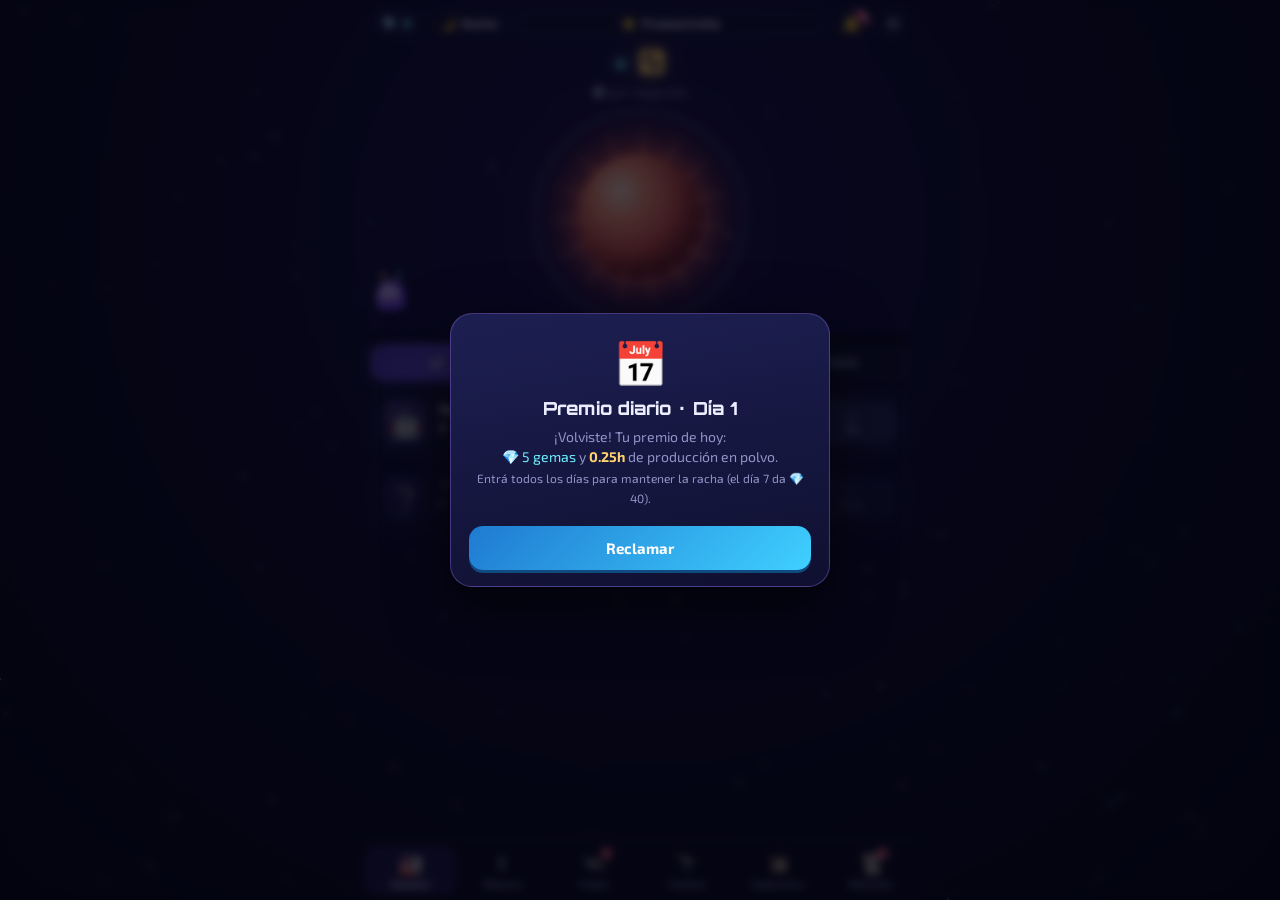
<file: demos/polvo-estelar/index.html>
<!DOCTYPE html>
<html lang="es">
<head>
<meta charset="UTF-8">
<meta http-equiv="Content-Security-Policy" content="object-src 'none'; base-uri 'self'; form-action 'none'">
<meta name="referrer" content="strict-origin-when-cross-origin">
<meta name="viewport" content="width=device-width, initial-scale=1, maximum-scale=1, user-scalable=no, viewport-fit=cover">
<meta name="theme-color" content="#070818">
<meta name="mobile-web-app-capable" content="yes">
<meta name="apple-mobile-web-app-capable" content="yes">
<meta name="apple-mobile-web-app-status-bar-style" content="black-translucent">
<title>Polvo Estelar — Idle</title>
<link rel="preconnect" href="https://fonts.googleapis.com">
<link rel="preconnect" href="https://fonts.gstatic.com" crossorigin>
<link href="https://fonts.googleapis.com/css2?family=Orbitron:wght@600;800&family=Exo+2:wght@400;600;700&display=swap" rel="stylesheet">
<style>
:root{
  --bg:#070818; --panel:rgba(22,24,58,.78); --panel2:rgba(34,36,82,.85);
  --line:rgba(150,160,255,.16); --text:#eceeff; --muted:#9295c8;
  --gold:#ffd36b; --orange:#ff9a3d; --cyan:#6fe3ff; --violet:#a77bff; --good:#6dffb0; --bad:#ff6b8a; --gem:#6ff0ff;
  --st:env(safe-area-inset-top,0px); --sb:env(safe-area-inset-bottom,0px);
  --F:'Exo 2',system-ui,sans-serif; --N:'Orbitron',monospace;
}
*{box-sizing:border-box;-webkit-tap-highlight-color:transparent}
html,body{margin:0;height:100%;background:var(--bg);color:var(--text);font-family:var(--F);overflow:hidden;
  user-select:none;-webkit-user-select:none;overscroll-behavior:none}
button{font-family:var(--F)}
#sky{position:fixed;inset:0;z-index:0;pointer-events:none}
#app{position:relative;z-index:1;height:100dvh;display:flex;flex-direction:column;max-width:560px;margin:0 auto}
.num{font-family:var(--N);letter-spacing:.02em}
.hidden{display:none!important}

/* header */
.top{padding:calc(var(--st) + 8px) 10px 2px;text-align:center}
.hrow{display:flex;gap:6px;align-items:center}
.pill{border:1px solid var(--line);background:var(--panel);color:var(--text);border-radius:99px;padding:5px 10px;font:700 12.5px var(--F);
  display:flex;align-items:center;gap:5px;touch-action:manipulation;white-space:nowrap;overflow:hidden;flex:0 0 auto}
.pill .num{font-size:12px;color:var(--gem)}
.pill.stage{flex:1 1 auto;min-width:0;justify-content:center}
.pill.stage span{overflow:hidden;text-overflow:ellipsis}
.pill.icon{padding:5px 9px;font-size:15px}
.dust{font-family:var(--N);font-weight:800;font-size:clamp(25px,7.5vw,36px);color:var(--gold);margin-top:3px;
  text-shadow:0 0 18px rgba(255,190,80,.45);display:flex;gap:8px;justify-content:center;align-items:center;line-height:1.1}
.dust .ico{font-size:.8em;color:var(--cyan);text-shadow:0 0 14px var(--cyan)}
.rate{color:var(--muted);font-size:14px;margin-top:1px}
.rate b{color:var(--text);font-family:var(--N);font-weight:600}
.chips{display:flex;gap:5px;justify-content:center;flex-wrap:wrap;margin-top:4px}
.chip{padding:2px 9px;border-radius:99px;font-weight:700;font-size:11.5px;border:0;font-family:var(--F)}
.chip.fr{background:linear-gradient(90deg,#ff6b3d,#ffcc4d);color:#2a1300;box-shadow:0 0 14px rgba(255,150,60,.6)}
.chip.bo{background:linear-gradient(90deg,#3d7bff,#6ff0ff);color:#001a2a;box-shadow:0 0 14px rgba(80,180,255,.5)}
.chip.re{background:linear-gradient(90deg,#b44dff,#ff7ad9);color:#24002a;box-shadow:0 0 14px rgba(200,90,255,.55)}
.chip.ev{background:linear-gradient(90deg,#2b2f7a,#5a3fd0);color:#fff;border:1px solid rgba(255,255,255,.25)}
.chip.ev.neg{background:linear-gradient(90deg,#6a1530,#c23a5a)}

/* star */
#starZone{position:relative;flex:0 0 auto;height:min(26vh,230px);overflow:hidden}
#star{--c1:#fffbe8;--c2:#ffe08a;--c3:#ffa94d;--c4:#e2551b;--c5:#9a2c0a;--glow:#ffb84d;--sc:1;
  position:absolute;left:50%;top:48%;width:min(33vw,145px);aspect-ratio:1;transform:translate(-50%,-50%) scale(var(--sc));
  border-radius:50%;touch-action:manipulation;cursor:pointer;transition:transform .6s}
#star::before{content:'';position:absolute;inset:-38%;border-radius:50%;pointer-events:none;
  background:radial-gradient(circle,color-mix(in srgb,var(--glow) 45%,transparent),color-mix(in srgb,var(--c4) 12%,transparent) 45%,transparent 70%);animation:pulse 3.2s ease-in-out infinite}
#star::after{content:'';position:absolute;inset:-26%;border-radius:50%;pointer-events:none;
  background:repeating-conic-gradient(color-mix(in srgb,var(--c2) 26%,transparent) 0 5deg,transparent 5deg 24deg);
  -webkit-mask:radial-gradient(circle,transparent 34%,#000 46%,transparent 71%);mask:radial-gradient(circle,transparent 34%,#000 46%,transparent 71%);
  animation:spin 40s linear infinite}
#star .core{position:absolute;inset:0;border-radius:50%;
  background:radial-gradient(circle at 34% 30%,var(--c1),var(--c2) 22%,var(--c3) 55%,var(--c4) 85%,var(--c5));
  box-shadow:0 0 40px var(--glow),0 0 100px color-mix(in srgb,var(--glow) 55%,transparent),inset -12px -16px 34px color-mix(in srgb,var(--c5) 60%,transparent);transition:transform .07s,filter .6s}
#star.press .core{transform:scale(.9)}
#app.frenzyOn #star{--c1:#fff;--c2:#b8f3ff;--c3:#6fe3ff;--c4:#7b5cff;--c5:#3a1f9a;--glow:#6fe3ff}
#app.eclipse #star .core{filter:brightness(.18) saturate(.4)}
#app.eclipse #star::before{opacity:.25}
#ring{position:absolute;inset:-3px;border-radius:50%;border:2.5px solid rgba(111,227,255,.45);pointer-events:none;z-index:2}
#ring.hit{border-color:#aaffff;box-shadow:0 0 16px #6fe3ff,inset 0 0 12px #6fe3ff}
#app.eclipse #ring{opacity:0}
@keyframes pulse{50%{transform:scale(1.08);opacity:.8}}
@keyframes spin{to{transform:rotate(360deg)}}
.tapval{position:absolute;bottom:4px;left:0;right:0;text-align:center;font-size:12px;color:var(--muted);pointer-events:none}
#combo{position:absolute;right:12px;top:8px;font:800 13px var(--N);color:var(--gold);text-shadow:0 0 10px rgba(255,180,60,.8);pointer-events:none;transition:transform .1s}
#reso{position:absolute;left:12px;top:8px;font:700 12px var(--F);color:#e3b8ff;pointer-events:none;text-shadow:0 0 8px rgba(190,100,255,.8)}
#reso i{display:inline-block;width:7px;height:7px;border-radius:50%;background:rgba(255,255,255,.15);margin-left:2px}
#reso i.on{background:#e48bff;box-shadow:0 0 6px #e48bff}
.fl{position:absolute;pointer-events:none;font-family:var(--N);font-weight:800;font-size:17px;color:var(--gold);
  text-shadow:0 0 8px rgba(255,180,60,.8);animation:up .9s ease-out forwards;transform:translate(-50%,-50%);white-space:nowrap;z-index:4}
.fl.pf{color:#eaffff;text-shadow:0 0 3px #001a33,0 0 3px #001a33,0 0 12px #6fe3ff;font-size:19px}
@keyframes up{to{transform:translate(-50%,-140%);opacity:0}}
.spark{position:absolute;width:5px;height:5px;border-radius:50%;background:#ffe9a8;box-shadow:0 0 6px #ffcf66;pointer-events:none;animation:sp .6s ease-out forwards}
@keyframes sp{to{transform:translate(var(--dx),var(--dy)) scale(.2);opacity:0}}
.meteor{position:absolute;font-size:40px;padding:14px;cursor:pointer;z-index:5;filter:drop-shadow(0 0 10px #8fe8ff);
  animation:drift 12s linear forwards, bob 1.2s ease-in-out infinite alternate}
@keyframes drift{from{left:var(--x0)}to{left:var(--x1)}}
@keyframes bob{to{margin-top:-14px}}
.bh{position:absolute;width:70px;height:70px;margin:-35px 0 0 -35px;border-radius:50%;z-index:6;cursor:pointer;touch-action:manipulation;
  background:radial-gradient(circle,#000 34%,#2a0e55 52%,rgba(123,60,255,.35) 62%,transparent 71%);transition:left 1.8s ease-in-out,top 1.8s ease-in-out}
.bh::after{content:'';position:absolute;inset:-6px;border-radius:50%;background:conic-gradient(from 0deg,transparent,rgba(190,120,255,.8),transparent 40%,rgba(120,200,255,.6),transparent 75%);
  -webkit-mask:radial-gradient(circle,transparent 42%,#000 50%,transparent 70%);mask:radial-gradient(circle,transparent 42%,#000 50%,transparent 70%);animation:spin 1.4s linear infinite}
.bh b{position:absolute;bottom:-18px;left:50%;transform:translateX(-50%);font:700 11px var(--N);color:#e3b8ff;white-space:nowrap}
.bh.hurt{animation:shake .15s}
@keyframes shake{25%{margin-left:-31px}75%{margin-left:-39px}}

/* panel */
main{flex:1;overflow-y:auto;padding:0 12px 14px;-webkit-overflow-scrolling:touch}
.tab{display:none}.tab.on{display:block}
.seg{position:sticky;top:0;z-index:3;display:flex;gap:6px;padding:8px 0;background:linear-gradient(var(--bg) 70%,transparent)}
.seg button{flex:1;padding:9px 0;border-radius:12px;border:1px solid var(--line);background:var(--panel);color:var(--muted);font:700 14px var(--F);touch-action:manipulation}
.seg button.on{background:linear-gradient(135deg,#4a3bb0,#7b5cff);color:#fff;border-color:transparent;box-shadow:0 0 12px rgba(123,92,255,.5)}
.h{font:800 13px var(--N);letter-spacing:.08em;color:var(--muted);margin:16px 4px 8px;text-transform:uppercase;display:flex;justify-content:space-between;align-items:baseline;gap:8px}
.h small{font:600 11.5px var(--F);letter-spacing:0;text-transform:none;text-align:right}
.note{font-size:12.5px;color:var(--muted);margin:-2px 4px 12px;line-height:1.4}

.row{display:flex;align-items:center;gap:10px;padding:10px;margin-bottom:8px;border-radius:16px;background:var(--panel);
  border:1px solid var(--line);backdrop-filter:blur(6px);-webkit-backdrop-filter:blur(6px)}
.row.lock{opacity:.45}
.row.done{border-color:rgba(109,255,176,.5)}
.ic{flex:0 0 46px;height:46px;border-radius:13px;display:grid;place-items:center;font-size:26px;
  background:radial-gradient(circle at 30% 25%,rgba(167,123,255,.35),rgba(30,32,80,.9));border:1px solid var(--line)}
.info{flex:1;min-width:0}
.nm{font-weight:700;font-size:15px;white-space:nowrap;overflow:hidden;text-overflow:ellipsis}
.lv{font:600 10px var(--N);color:var(--cyan);background:rgba(111,227,255,.12);padding:2px 6px;border-radius:6px;margin-left:4px;vertical-align:2px}
.dn{font:700 10px var(--F);color:#ffe08a;background:rgba(255,211,107,.14);padding:2px 6px;border-radius:6px;margin-left:4px;vertical-align:2px}
.sub{font-size:12.5px;color:var(--muted);margin-top:2px}
.sub b{color:var(--text)}
.bar{height:4px;border-radius:4px;background:rgba(255,255,255,.08);margin-top:6px;overflow:hidden}
.bar i{display:block;height:100%;width:0;background:linear-gradient(90deg,var(--violet),var(--cyan));border-radius:4px;transition:width .2s}
.bar.g i{background:linear-gradient(90deg,#2fbf7f,var(--good))}
.buy{flex:0 0 auto;min-width:92px;padding:8px 10px;border-radius:13px;border:0;font:700 13px var(--F);color:#2a1600;
  background:linear-gradient(135deg,#ffe08a,#ff9a3d);box-shadow:0 3px 0 #b65a12;touch-action:pan-y;display:flex;flex-direction:column;align-items:center;line-height:1.15}
.buy .q{font-size:11px;opacity:.75}
.buy .c{font-family:var(--N);font-size:12.5px}
.buy:active{transform:translateY(2px);box-shadow:0 1px 0 #b65a12}
.buy.no{background:#2a2c5a;color:#7d80b5;box-shadow:0 3px 0 #17183a}
.buy.gem{background:linear-gradient(135deg,#a8fbff,#3db8ff);color:#00223a;box-shadow:0 3px 0 #1a6aa0}
.buy.go{background:linear-gradient(135deg,#9dffcf,#2fbf7f);color:#00321c;box-shadow:0 3px 0 #17784c}
.btn{width:100%;padding:13px;border-radius:14px;border:0;font:700 15px var(--F);color:#fff;touch-action:manipulation;
  background:linear-gradient(135deg,#4a3bb0,#7b5cff);box-shadow:0 3px 0 #2c2275;margin-top:6px}
.btn.alt{background:var(--panel2);box-shadow:0 3px 0 #15163a;border:1px solid var(--line)}
.btn.danger{background:linear-gradient(135deg,#a3274a,#ff6b8a);box-shadow:0 3px 0 #5e1229}
.btn.gem{background:linear-gradient(135deg,#1f7ad1,#3fd0ff);box-shadow:0 3px 0 #0f4a80}
.btn.ok{background:linear-gradient(135deg,#17885a,#3fdc95);box-shadow:0 3px 0 #0c5a39}
.btn.sm{padding:10px 4px;font-size:13.5px}
.btn:disabled{opacity:.4}
.empty{text-align:center;color:var(--muted);padding:30px 10px;font-size:14px}

/* prestige */
.nova{padding:16px;border-radius:20px;text-align:center;margin-top:10px;
  background:radial-gradient(circle at 50% 0%,rgba(255,120,60,.35),rgba(22,24,58,.9) 70%);border:1px solid rgba(255,150,80,.3)}
.nova .big{font:800 30px var(--N);color:var(--gold)}
.nova p{margin:6px 0;color:var(--muted);font-size:13.5px;line-height:1.4}
.nova p b{color:var(--text)}
.tree{display:grid;grid-template-columns:repeat(3,1fr);gap:22px 8px;margin-top:6px;padding-bottom:6px}
.sk{position:relative;padding:10px 6px 8px;border-radius:16px;background:var(--panel);border:1px solid var(--line);text-align:center;touch-action:manipulation}
.sk .e{font-size:24px}
.sk .t{font-weight:700;font-size:12.5px;margin-top:2px;line-height:1.15}
.sk .d{font-size:10.5px;color:var(--muted);margin-top:3px;line-height:1.25;min-height:26px}
.sk .p{font:700 11px var(--N);margin-top:5px;color:var(--gold)}
.sk.own{border-color:rgba(109,255,176,.55);background:linear-gradient(160deg,rgba(40,120,90,.45),rgba(22,24,58,.9));box-shadow:0 0 14px rgba(109,255,176,.2)}
.sk.own .p{color:var(--good)}
.sk.ok{border-color:rgba(255,211,107,.6);box-shadow:0 0 14px rgba(255,200,90,.25)}
.sk.lockd{opacity:.4}
.sk.up::before{content:'';position:absolute;left:50%;top:-23px;width:2px;height:22px;background:var(--line);transform:translateX(-50%)}
.sk.up.lit::before{background:var(--good);box-shadow:0 0 6px var(--good)}

/* grids */
.grid{display:grid;grid-template-columns:repeat(auto-fill,minmax(96px,1fr));gap:8px}
.cell{padding:10px 6px;border-radius:14px;background:var(--panel);border:1px solid var(--line);text-align:center;font-size:11.5px;color:var(--muted);line-height:1.25;position:relative;touch-action:manipulation}
.cell .e{font-size:24px;display:block;margin-bottom:4px;filter:grayscale(1);opacity:.4}
.cell.got{color:var(--text);border-color:rgba(255,211,107,.45)}
.cell.got .e{filter:none;opacity:1}
.cell .tag{position:absolute;top:5px;right:6px;font:700 9.5px var(--N);color:var(--cyan)}
.cell .ef{display:block;color:var(--good);font-size:10.5px;margin-top:3px}
.cell .cost{display:block;color:var(--gold);font:700 10.5px var(--N);margin-top:4px}
.cell.ready{border-color:rgba(111,227,255,.6);box-shadow:0 0 12px rgba(111,227,255,.25);color:var(--text)}
.cell.ready .e{filter:none;opacity:.9}

/* cosmos */
.ccard{padding:13px;border-radius:16px;background:var(--panel);border:1px solid var(--line);margin-bottom:8px}
.ccard .t{font-weight:700;font-size:15px;display:flex;align-items:center;gap:8px}
.ccard .t .big{font-size:24px}
.ccard .d{font-size:12.5px;color:var(--muted);margin-top:4px;line-height:1.4}
.ccard .d b{color:var(--text)}
.mk{padding:13px;border-radius:16px;background:linear-gradient(170deg,rgba(40,20,80,.85),rgba(18,20,50,.9));border:1px solid rgba(167,123,255,.3)}
.mkTop{display:flex;justify-content:space-between;align-items:flex-end;gap:8px}
.mkP{font:800 20px var(--N);color:#e3b8ff}
.mkCh{font:700 12px var(--N)}
.up{color:var(--good)}.dw{color:var(--bad)}
#mkChart{width:100%;height:120px;display:block;margin:8px 0;border-radius:10px;background:rgba(0,0,0,.25)}
.mkInfo{font-size:12.5px;color:var(--muted);line-height:1.6}
.mkInfo b{color:var(--text);font-family:var(--N);font-size:11.5px}
.bgrid{display:grid;grid-template-columns:repeat(3,1fr);gap:6px;margin-top:6px}
.bgrid .btn{margin:0}

/* drawing board */
#board{position:fixed;inset:0;z-index:25;background:rgba(2,3,12,.92);display:flex;flex-direction:column;align-items:center;justify-content:center;padding:16px;backdrop-filter:blur(4px)}
#board h3{margin:0;font:800 18px var(--N)}
#board .bd{color:var(--muted);font-size:13px;margin:6px 0 10px;text-align:center;line-height:1.4;max-width:420px}
#cv{width:min(92vw,420px);height:min(92vw,420px);border-radius:20px;background:radial-gradient(circle at 50% 40%,#151a4a,#070818);border:1px solid rgba(167,123,255,.35);touch-action:none}
#board .mbtns{width:min(92vw,420px)}

/* daily */
.daily{padding:14px;border-radius:18px;background:radial-gradient(circle at 50% 0%,rgba(63,208,255,.25),rgba(22,24,58,.9) 70%);border:1px solid rgba(111,240,255,.3);margin-top:10px}
.days{display:flex;gap:5px;margin:10px 0 4px}
.day{flex:1;border-radius:10px;padding:6px 0;text-align:center;font-size:10.5px;background:rgba(255,255,255,.05);border:1px solid var(--line);color:var(--muted)}
.day b{display:block;font:700 11px var(--N);color:var(--gem);margin-top:2px}
.day.done{background:rgba(109,255,176,.15);border-color:rgba(109,255,176,.5);color:var(--text)}
.day.next{border-color:var(--gold);box-shadow:0 0 10px rgba(255,211,107,.35);color:var(--text)}

/* settings */
.card{padding:14px;border-radius:16px;background:var(--panel);border:1px solid var(--line);margin-bottom:10px}
.tg{display:flex;justify-content:space-between;align-items:center;padding:6px 0;font-size:14.5px}
.sw{width:50px;height:28px;border-radius:99px;background:#2a2c5a;position:relative;border:0;transition:.2s;flex:0 0 auto}
.sw::after{content:'';position:absolute;top:3px;left:3px;width:22px;height:22px;border-radius:50%;background:#c9cbef;transition:.2s}
.sw.on{background:var(--violet)}.sw.on::after{left:25px;background:#fff}
textarea{width:100%;height:74px;border-radius:12px;background:#0d0f2a;color:var(--text);border:1px solid var(--line);padding:8px;font:12px monospace;resize:none;user-select:text;-webkit-user-select:text}
.stats{font-size:13.5px;color:var(--muted);line-height:1.8}
.stats b{color:var(--text);font-family:var(--N);font-weight:600;font-size:12.5px}
.mbtns{display:flex;gap:8px}

/* nav */
nav{flex:0 0 auto;display:flex;padding:5px 4px calc(var(--sb) + 5px);background:rgba(10,11,32,.92);border-top:1px solid var(--line);
  backdrop-filter:blur(10px);-webkit-backdrop-filter:blur(10px)}
nav button{flex:1;min-width:0;position:relative;background:none;border:0;color:var(--muted);font:600 10.5px var(--F);padding:5px 0;display:flex;flex-direction:column;align-items:center;gap:2px;touch-action:manipulation;border-radius:12px}
nav button .i{font-size:20px;filter:grayscale(.7);opacity:.7}
nav button.on{color:#fff;background:rgba(123,92,255,.18)}
nav button.on .i{filter:none;opacity:1}
nav .dot{position:absolute;top:3px;right:calc(50% - 17px);width:9px;height:9px;border-radius:50%;background:var(--bad);box-shadow:0 0 6px var(--bad)}

/* modal + toast */
#modal{position:fixed;inset:0;z-index:30;background:rgba(3,4,14,.72);display:grid;place-items:center;padding:20px;backdrop-filter:blur(4px)}
.mbox{width:100%;max-width:380px;max-height:86vh;overflow-y:auto;padding:22px 18px 16px;border-radius:22px;background:linear-gradient(170deg,#1d1f52,#0f1030);border:1px solid rgba(167,123,255,.35);
  text-align:center;box-shadow:0 20px 60px rgba(0,0,0,.6);animation:pop .25s ease-out}
@keyframes pop{from{transform:scale(.85);opacity:0}}
.mbox .e{font-size:44px}
.mbox h3{margin:6px 0;font:800 18px var(--N)}
.mbox .mb{color:var(--muted);font-size:14px;line-height:1.45;margin:8px 0 12px}
.mbox .mb b{color:var(--gold)}
.mbox .mb .gm{color:var(--gem)}
.slist{text-align:left;font-size:13px;line-height:1.9}
.slist .cur{color:var(--gold);font-weight:700}
.slist .no{opacity:.45}
#toast{position:fixed;left:50%;bottom:calc(var(--sb) + 76px);transform:translate(-50%,200%);opacity:0;z-index:35;padding:10px 16px;border-radius:14px;
  background:linear-gradient(135deg,#2c2470,#4a3bb0);border:1px solid rgba(255,211,107,.5);font-size:13.5px;font-weight:600;
  box-shadow:0 10px 30px rgba(0,0,0,.5);transition:transform .35s,opacity .35s;max-width:90vw;text-align:center;pointer-events:none}
#toast.show{transform:translate(-50%,0);opacity:1}

/* compañero */
#pet{--p1:#e2c8ff;--p2:#7b4cff;position:absolute;left:8px;bottom:18px;width:50px;height:50px;z-index:5;cursor:pointer;touch-action:manipulation;animation:petf 2.6s ease-in-out infinite}
#pet.jump{animation:petj .45s ease-out, petf 2.6s ease-in-out .45s infinite}
@keyframes petf{50%{transform:translateY(-6px)}}
@keyframes petj{30%{transform:translateY(-22px) scale(1.1,.9)}60%{transform:translateY(0) scale(.9,1.1)}}
.evo{--p1:#c8fff4!important;--p2:#1497c8!important}
.fin{--p1:#fff3b0!important;--p2:#ff6a3d!important}
.petsvg .eyes{transform-origin:30px 30px;animation:blink 4.5s infinite}
@keyframes blink{0%,93%,100%{transform:scaleY(1)}96%{transform:scaleY(.1)}}
#pet .bub{position:absolute;top:-20px;right:-8px;font-size:20px;animation:bob .8s ease-in-out infinite alternate;filter:drop-shadow(0 0 6px #ffd36b)}
#petBig{--p1:#e2c8ff;--p2:#7b4cff;width:74px;height:74px;flex:0 0 auto}
.inp{width:100%;padding:11px;border-radius:12px;border:1px solid var(--line);background:#0d0f2a;color:var(--text);font:600 16px var(--F);-webkit-user-select:text;user-select:text;text-align:center}
/* rueda */
#wheel{position:fixed;inset:0;z-index:25;background:rgba(2,3,12,.92);display:flex;flex-direction:column;align-items:center;justify-content:center;padding:16px;backdrop-filter:blur(4px);text-align:center}
#wheel h3{margin:0 0 10px;font:800 19px var(--N)}
.wwrap{position:relative;width:min(84vw,340px);height:min(84vw,340px)}
#wcv{width:100%;height:100%;border-radius:50%;transition:transform 4.2s cubic-bezier(.12,.68,.08,1);box-shadow:0 0 0 6px #2a1f6a,0 0 0 9px #ffd36b,0 0 40px rgba(167,123,255,.5)}
.wptr{position:absolute;top:-16px;left:50%;transform:translateX(-50%);font-size:30px;color:#ffd36b;z-index:2;text-shadow:0 2px 6px #000}
.wcenter{position:absolute;left:50%;top:50%;width:54px;height:54px;margin:-27px 0 0 -27px;border-radius:50%;background:radial-gradient(circle at 35% 30%,#fff6c8,#ffb84d 60%,#c2410c);box-shadow:0 0 18px #ffb84d;display:grid;place-items:center;font-size:22px}
#wInfo{color:var(--muted);font-size:14px;margin:14px 0 6px;min-height:40px;line-height:1.4;max-width:360px}
#wInfo b{color:var(--gold)}
#wheel .mbtns{width:min(84vw,340px)}

/* jefes */
#boss{position:absolute;right:5%;top:10%;font-size:56px;z-index:4;pointer-events:none;filter:drop-shadow(0 0 14px rgba(255,60,90,.85));animation:bossf 2.2s ease-in-out infinite}
#boss .bs{display:inline-block}
#boss.hit .bs{animation:bhit .15s}
@keyframes bossf{50%{transform:translateY(-10px) rotate(-5deg)}}
@keyframes bhit{50%{transform:scale(.84) translateX(6px);filter:brightness(2.2)}}
#bossBar{position:absolute;left:18%;right:18%;bottom:22px;z-index:4;pointer-events:none}
#bossBar .bn{display:flex;justify-content:space-between;gap:6px;font:700 11.5px var(--F);color:#ffc2cf;margin-bottom:3px;text-shadow:0 1px 3px #000}
#bossBar .hp{height:9px;border-radius:6px;background:rgba(0,0,0,.55);border:1px solid rgba(255,107,138,.55);overflow:hidden}
#bossBar .hp i{display:block;height:100%;width:100%;background:linear-gradient(90deg,#ff3d6a,#ffa06b);transition:width .15s}
#app.bossOn .tapval{opacity:0}
.bolt{position:absolute;width:8px;height:8px;border-radius:50%;background:#fff;box-shadow:0 0 10px #6fe3ff,0 0 4px #fff;z-index:4;pointer-events:none;transition:transform .22s ease-in,opacity .22s}
/* tutorial */
#tut{position:fixed;inset:0;z-index:28;pointer-events:none}
#tutSpot{position:absolute;border-radius:16px;box-shadow:0 0 0 9999px rgba(3,4,14,.64);border:2px solid #ffd36b;transition:left .3s,top .3s,width .3s,height .3s,border-radius .3s;pointer-events:none;animation:tutp 1.4s ease-in-out infinite}
@keyframes tutp{50%{border-color:rgba(255,211,107,.35)}}
#tutBox{position:absolute;left:12px;right:12px;max-width:420px;margin:0 auto;pointer-events:auto;background:linear-gradient(170deg,#22245e,#0f1030);border:1px solid rgba(255,211,107,.55);
  border-radius:18px;padding:14px;box-shadow:0 14px 40px rgba(0,0,0,.6);font-size:14.5px;line-height:1.45}
#tutBox b{color:var(--gold)}
#tutBox .tp{margin-top:6px;font:700 12px var(--N);color:var(--cyan)}
#tutBox .tst{font:700 10.5px var(--N);color:var(--muted);margin-bottom:4px;letter-spacing:.06em}
.tutBtns{display:flex;gap:8px;margin-top:10px}
.tutBtns .btn{margin:0}

/* avisos */
.pill.bell{position:relative;padding:5px 9px;font-size:15px}
.pill.bell .bdg{position:absolute;top:-4px;right:-4px;min-width:17px;height:17px;padding:0 4px;border-radius:9px;background:var(--bad);color:#fff;font:700 10.5px var(--F);display:grid;place-items:center;box-shadow:0 0 8px var(--bad)}
.pill.bell.ring{animation:bellr .6s ease-in-out 2}
@keyframes bellr{25%{transform:rotate(14deg)}75%{transform:rotate(-14deg)}}
.alrow{display:flex;align-items:center;gap:10px;text-align:left;padding:10px;border-radius:12px;background:rgba(255,255,255,.05);border:1px solid var(--line);margin-bottom:6px;cursor:pointer;color:var(--text);font-size:13.5px}
.alrow .ae{font-size:20px;flex:0 0 auto}
.alrow .ago{margin-left:auto;color:var(--gold);font-weight:700;font-size:12px;flex:0 0 auto}
.uprow{display:flex;gap:8px;text-align:left;font-size:12.5px;padding:5px 2px;border-bottom:1px solid rgba(255,255,255,.05);color:var(--muted)}
.uprow b{color:var(--text);margin-left:auto;white-space:nowrap;font-family:var(--N);font-size:11px}
.alh{font:800 11px var(--N);letter-spacing:.08em;color:var(--muted);text-align:left;margin:10px 2px 6px}
/* forja */
.cell.rar{border-width:1.5px}
.cell .rn{display:block;font:700 10px var(--F);margin-top:2px}
.cell .fr{position:absolute;top:5px;left:6px;font:700 9.5px var(--N);color:#e3b8ff}

/* pase de temporada */
.pass{padding:14px;border-radius:18px;margin-top:10px;background:radial-gradient(circle at 50% 0%,rgba(255,180,60,.28),rgba(22,24,58,.92) 70%);border:1px solid rgba(255,211,107,.4)}
.pass .pt{display:flex;justify-content:space-between;align-items:center;gap:8px}
.pass .pl{font:800 15px var(--N)}
.pass .pbadge{font:800 22px var(--N);color:var(--gold);min-width:46px;height:46px;border-radius:14px;display:grid;place-items:center;background:rgba(255,211,107,.12);border:1px solid rgba(255,211,107,.45)}
.prow{display:grid;grid-template-columns:40px 1fr 1fr;gap:6px;align-items:stretch;margin-bottom:6px}
.prow .plv{display:grid;place-items:center;border-radius:10px;font:800 13px var(--N);background:var(--panel);border:1px solid var(--line);color:var(--muted)}
.prow.reach .plv{color:var(--gold);border-color:rgba(255,211,107,.5)}
.pcell{border-radius:12px;padding:7px 6px;background:var(--panel);border:1px solid var(--line);font-size:11.5px;text-align:center;color:var(--muted);line-height:1.2;touch-action:manipulation;position:relative}
.pcell .pe{font-size:18px;display:block}
.pcell.prem{background:linear-gradient(160deg,rgba(120,70,20,.5),rgba(22,24,58,.9));border-color:rgba(255,190,80,.3)}
.pcell.can{border-color:var(--gold);color:var(--text);box-shadow:0 0 12px rgba(255,211,107,.35);cursor:pointer}
.pcell.done{opacity:.55}
.pcell.done::after{content:'✓';position:absolute;top:3px;right:6px;color:var(--good);font-weight:800}
.pcell.lockp::after{content:'🔒';position:absolute;top:3px;right:5px;font-size:10px}
.phead{display:grid;grid-template-columns:40px 1fr 1fr;gap:6px;font:800 11px var(--N);color:var(--muted);margin:12px 0 6px;text-align:center}
.paybtn{background:linear-gradient(135deg,#ffcf5a,#ff8a3d);color:#2a1300;box-shadow:0 3px 0 #a5520f}
.tagx{display:inline-block;margin-left:5px;padding:1px 6px;border-radius:6px;background:rgba(109,255,176,.18);color:var(--good);font:700 10px var(--F)}
/* compartir */
#shareImg{width:100%;border-radius:14px;margin:4px 0 6px;box-shadow:0 8px 24px rgba(0,0,0,.5)}
/* cosméticos */
#auraFx{position:absolute;inset:-16%;border-radius:50%;pointer-events:none;display:none;
  background:conic-gradient(from 0deg,transparent,rgba(255,215,90,.9),transparent 25%,rgba(255,240,170,.8),transparent 50%,rgba(255,200,60,.9),transparent 75%);
  -webkit-mask:radial-gradient(circle,transparent 58%,#000 62%,transparent 70%);mask:radial-gradient(circle,transparent 58%,#000 62%,transparent 70%);animation:spin 5s linear infinite}
#app.aura #auraFx{display:block}
.gold{--p1:#fff6c8!important;--p2:#d99a00!important}
</style>
</head>
<body>
<canvas id="sky"></canvas>
<div id="app">
  <header class="top">
    <div class="hrow">
      <button class="pill" id="gemPill">💎 <span id="gems" class="num">0</span></button>
      <button class="pill" id="dayPill">🌙 <span id="dayName">Noche</span></button>
      <button class="pill stage" id="stagePill">⭐ <span id="stageName">Protoestrella</span></button>
      <button class="pill bell" id="bellBtn" aria-label="Avisos">🔔<span class="bdg hidden" id="bellN">0</span></button>
      <button class="pill icon" id="gearBtn" aria-label="Ajustes">⚙️</button>
    </div>
    <div class="dust"><span class="ico">✦</span><span id="dust" class="num">0</span></div>
    <div class="rate"><b id="dps">0</b> por segundo</div>
    <div class="chips">
      <button id="chipEv" class="chip ev hidden"></button>
      <span id="chipCh" class="chip ev hidden"></span>
      <span id="chipRe" class="chip re hidden">🎵 Resonancia x3 · <span id="reT">20</span>s</span>
      <span id="chipFr" class="chip fr hidden">⚡ Frenesí x7 · <span id="frT">30</span>s</span>
      <span id="chipBo" class="chip bo hidden">🚀 x2 · <span id="boT">15:00</span></span>
    </div>
  </header>

  <section id="starZone">
    <div id="star"><div class="core"></div><div id="auraFx"></div><div id="ring"></div></div>
    <div id="combo"></div>
    <div id="boss" class="hidden"><span class="bs" id="bossSpr">🐙</span></div>
    <div id="bossBar" class="hidden"><div class="bn"><span id="bossName"></span><span id="bossT"></span></div><div class="hp"><i id="bossHp"></i></div></div>
    <div id="reso"></div>
    <div id="pet"><div class="bub hidden" id="petBub">🎁</div><span class="petsvg" id="petSm"></span></div>
    <div class="tapval" id="tapLine">Tocá la estrella · <span id="tapv" class="num">+1</span> por toque</div>
  </section>

  <main id="main">
    <div class="tab on" id="t-gen">
      <div class="seg" id="seg">
        <button data-m="1" class="on">x1</button><button data-m="10">x10</button><button data-m="100">x100</button><button data-m="max">MÁX</button>
      </div>
      <div id="genList"></div>
    </div>

    <div class="tab" id="t-upg">
      <button class="btn" id="buyAllUpg" style="margin-top:10px">Comprar todas las disponibles</button>
      <div id="upgList" style="margin-top:10px"></div>
    </div>

    <div class="tab" id="t-exp">
      <div class="seg" id="expSeg"><button data-p="viajes" class="on">Expediciones</button><button data-p="lab">Laboratorio<span class="dot hidden" id="dotLab" style="position:static;display:inline-block;margin-left:5px;width:8px;height:8px;border-radius:50%;background:var(--bad)"></span></button></div>
      <div id="p-viajes">
      <div class="h" style="margin-top:4px">Expediciones <small>siguen aunque cierres el juego</small></div>
      <div id="expList"></div>
      <div class="h">Reliquias <small id="relCount">0/8</small></div>
      <p class="note">Las expediciones, los jefes y la rueda pueden traer reliquias. Las repetidas suben de nivel y dan <b style="color:#e3b8ff">fragmentos ✧</b>. Tocá una reliquia para <b>forjarla</b> y subir su rareza: Común → Rara → Épica → Legendaria.</p>
      <div class="grid" id="relList"></div>
      </div>
      <div id="p-lab" class="hidden">
        <div class="ccard" id="labCur" style="margin-top:4px"></div>
        <div class="h">Proyectos <small>permanentes: no se pierden nunca</small></div>
        <div id="labList"></div>
      </div>
    </div>

    <div class="tab" id="t-cos">
      <div class="h">Ahora en el cosmos</div>
      <div class="ccard" id="evCard"></div>
      <div class="ccard" id="dnCard"></div>
      <div class="ccard" id="bossCard"><div class="t"><span class="big" id="bcE">🐙</span><span id="bcT">Jefes cósmicos</span></div><div class="d" id="bcD"></div>
        <button class="btn sm danger" id="bcBtn" style="margin-top:8px">⚔️ Llamarlo ya · 💎5</button></div>
      <div class="ccard"><div class="t"><span class="big">🎯</span>Pulso estelar</div>
        <div class="d">Un anillo se cierra sobre la estrella una y otra vez. Tocá (o pulsá la barra espaciadora) justo cuando la alcanza (brilla celeste) para un <b>toque perfecto x<span id="pfX">5</span></b>. Encadená <b>10 perfectos</b> seguidos y entrás en <b>Resonancia</b>: producción x<span id="reX">3</span> por <span id="reDur">20</span>s. Un toque fuera de ritmo corta la cadena.</div></div>

      <div class="h">Tu compañero</div>
      <div class="ccard" id="petCard">
        <div style="display:flex;gap:12px;align-items:center"><div id="petBig" class="petsvg"></div>
          <div style="flex:1;min-width:0"><div class="t"><span id="petName">Cosmo</span><span class="lv" id="petLv">Nv 1</span></div><div class="bar g"><i id="petXp"></i></div><div class="d" id="petXpT"></div></div></div>
        <div class="d" id="petPerks" style="margin-top:8px;line-height:1.7"></div>
        <div class="bgrid"><button class="btn sm" id="petFeed">Alimentar</button><button class="btn sm gem" id="petTreat">Golosina 💎5</button><button class="btn sm alt" id="petRename">Nombre</button></div>
      </div>

      <div class="h">Bolsa de materia oscura <small>sobrevive a la Supernova</small></div>
      <div class="mk">
        <div class="mkTop"><div><div style="font-size:12px;color:var(--muted)">1 unidad de materia oscura</div><div class="mkP" id="mkP">—</div></div>
          <div style="text-align:right"><div class="mkCh" id="mkCh">0%</div><div style="font-size:11px;color:var(--muted)" id="mkSec">— s de producción</div></div></div>
        <canvas id="mkChart"></canvas>
        <div class="mkInfo" id="mkInfo"></div>
        <div class="bgrid">
          <button class="btn sm" data-mk="b1">Comprar 1</button><button class="btn sm" data-mk="b10">Comprar 10</button><button class="btn sm" data-mk="bmax">Comprar máx</button>
          <button class="btn sm alt" data-mk="s1">Vender 1</button><button class="btn sm alt" data-mk="s10">Vender 10</button><button class="btn sm danger" data-mk="sall">Vender todo</button>
        </div>
        <p class="note" style="margin:10px 2px 0">El precio se mide en segundos de tu mejor producción histórica y fluctúa en vivo. Comprar y vender cuesta un <span id="mkFee">3%</span>. Máximo 500 unidades. Lo que vendés no cuenta para los núcleos de la Supernova.</p>
      </div>

      <div class="h">Constelaciones <small id="consCount">0/6</small></div>
      <p class="note">Pagá polvo para observar una constelación y uní sus estrellas con el dedo. Cada una da un poder permanente y queda dibujada en tu cielo.</p>
      <div class="grid" id="consList"></div>
    </div>

    <div class="tab" id="t-nova">
      <div class="seg" id="novaSeg"><button data-p="nova" class="on">Supernova</button><button data-p="chal">Desafíos</button><button data-p="mv">Multiverso</button></div>
      <div id="p-nova">
      <div class="nova" style="margin-top:2px">
        <div style="font-size:13px;color:var(--muted)">Núcleos estelares</div>
        <div class="big num" id="nuc">0</div>
        <p>Cada núcleo sin gastar da <b id="nucRate">+2%</b> de producción · Bono actual: <b id="nucBonus">+0%</b></p>
        <p>Si hacés <b>Supernova</b> ahora ganás <b id="nucGain" class="num">0</b> núcleos.<br>Reinicia polvo, generadores y mejoras.</p>
        <button class="btn danger" id="novaBtn">💥 Supernova</button>
        <p id="novaNext" style="font-size:12px"></p>
      </div>
      <div class="h">Árbol de constelaciones</div>
      <p class="note">Las habilidades cuestan núcleos y duran hasta el próximo Colapso universal. Gastar núcleos reduce su bono: elegí bien. El árbol tiene 9 filas: las de abajo son carísimas pero muy poderosas.</p>
      <div class="tree" id="tree"></div>
      </div>
      <div id="p-chal" class="hidden">
        <p class="note" style="margin-top:6px">Un desafío reinicia el ciclo con una regla difícil. Si llegás a la meta ganás un premio permanente y 💎10. Hacer Supernova durante un desafío lo abandona.</p>
        <div id="chalList"></div>
      </div>
      <div id="p-mv" class="hidden">
        <div class="nova" style="margin-top:2px;background:radial-gradient(circle at 50% 0%,rgba(140,80,255,.42),rgba(22,24,58,.9) 70%);border-color:rgba(167,123,255,.45)">
          <div style="font-size:13px;color:var(--muted)">Materia primordial</div>
          <div class="big num" id="mp" style="color:#dcc0ff">0</div>
          <p>Cada una obtenida da <b>+10%</b> de producción para siempre · Bono: <b id="mpBonus">+0%</b></p>
          <p>Un <b>Colapso universal</b> ahora te da <b id="mpGain" class="num">0</b>.<br>Reinicia núcleos, árbol de habilidades y el ciclo. Mantenés gemas, reliquias, constelaciones, logros, desafíos, compañero y etapa estelar.</p>
          <button class="btn" id="colBtn" style="background:linear-gradient(135deg,#3a1d8a,#b44dff);box-shadow:0 3px 0 #22104f">🌌 Colapso universal</button>
          <p id="mpNext" style="font-size:12px"></p>
        </div>
        <div class="h">Mejoras del multiverso</div>
        <div id="mvList"></div>
      </div>
    </div>

    <div class="tab" id="t-mis">
      <div class="daily">
        <div style="display:flex;justify-content:space-between;align-items:center">
          <div><div style="font:800 15px var(--N)">Premio diario</div><div style="font-size:12.5px;color:var(--muted)">Racha: <b id="streak" style="color:var(--text)">0</b> <span id="streakU">días</span></div></div>
          <button class="buy gem" id="dailyBtn" style="min-width:100px"><span class="q">Hoy</span><span class="c">Reclamar</span></button>
        </div>
        <div class="days" id="days"></div>
      </div>
      <div class="row" style="margin-top:8px"><div class="ic">🎡</div><div class="info"><div class="nm">Rueda cósmica</div><div class="sub" id="wSub"></div></div>
        <button class="buy gem" id="wOpen"><span class="q">Premios</span><span class="c">Girar</span></button></div>
      <div class="h">Misiones del día <small id="misReset"></small></div>
      <div id="misList"></div>
      <div class="pass" id="passCard"><div class="pt"><div><div class="pl">🎟️ Pase de temporada</div><div style="font-size:12.5px;color:var(--muted)" id="passSub"></div></div><div class="pbadge" id="passLvl">1</div></div>
        <div class="bar" style="height:7px"><i id="passBar" style="background:linear-gradient(90deg,#ffcf5a,#ff8a3d)"></i></div>
        <div style="display:flex;justify-content:space-between;font-size:11.5px;color:var(--muted);margin-top:4px"><span id="passXpT"></span><span id="passLeft"></span></div>
        <button class="btn" id="passOpen" style="margin-top:8px;background:linear-gradient(135deg,#b4621c,#ffb347);box-shadow:0 3px 0 #6b3608">Ver recompensas</button></div>
      <button class="btn gem" id="shopBtn2">💎 Abrir tienda de gemas</button>
      <button class="btn alt" id="shareBtn">📤 Compartir mi progreso</button>
      <div class="h">Logros <small><span id="achCount">0</span> · +1% producción y 💎2 cada uno</small></div>
      <div class="grid" id="achList"></div>
    </div>

    <div class="tab" id="t-shop">
      <div class="h">Tienda de gemas <small>Tenés 💎 <span id="gems2">0</span></small></div>
      <p class="note">Ganás gemas con misiones, premios diarios, expediciones, logros, agujeros negros y a veces con meteoros.</p>
      <div id="shopList"></div>
      <div class="h">Comprar gemas <small id="payNote"></small></div>
      <div id="payList"></div>
    </div>

    <div class="tab" id="t-pass">
      <div class="pass" style="margin-top:10px"><div class="pt"><div><div class="pl" id="passTitle">Pase de temporada</div><div style="font-size:12.5px;color:var(--muted)" id="passSub2"></div></div><div class="pbadge" id="passLvl2">1</div></div>
        <div class="bar" style="height:7px"><i id="passBar2" style="background:linear-gradient(90deg,#ffcf5a,#ff8a3d)"></i></div>
        <div style="font-size:12px;color:var(--muted);margin-top:6px;line-height:1.45">Ganás experiencia con misiones, premio diario, jefes, expediciones, investigaciones, Supernovas, meteoros, resonancias y jugando. Se reinicia el día 1 de cada mes.</div>
        <div id="premBox" style="margin-top:10px"></div>
        <button class="btn alt sm" id="passAll" style="margin-top:8px">Reclamar todo lo disponible</button></div>
      <div class="phead"><span>NV</span><span>GRATIS</span><span>⭐ PREMIUM</span></div>
      <div id="passList"></div>
    </div>

    <div class="tab" id="t-set">
      <div class="h">Opciones</div>
      <div class="card">
        <div class="tg">Sonido <button class="sw" data-s="snd"></button></div>
        <div class="tg">Vibración al tocar <button class="sw" data-s="vib"></button></div>
        <div class="tg">Números flotantes <button class="sw" data-s="fx"></button></div>
        <div class="tg">Anillo del pulso estelar <button class="sw" data-s="ring"></button></div>
        <div class="tg">Avisos dentro del juego <button class="sw" data-s="alerts"></button></div>
        <div class="tg" id="autoRow">Automatización <button class="sw" data-s="auto"></button></div>
        <div class="tg" id="auraRow">Aura de temporada ✨ <button class="sw" data-s="aura"></button></div>
        <div class="tg" id="goldRow">Compañero dorado 👾 <button class="sw" data-s="gold"></button></div>
      </div>
      <div class="h">Estadísticas</div>
      <button class="btn alt" id="shareBtn2" style="margin:0 0 8px">📤 Compartir mi progreso</button>
      <div class="card stats" id="stats"></div>
      <div id="gpBox" class="hidden"><div class="h">Google Play Juegos</div>
      <div class="card"><div class="stats" id="gpSt" style="line-height:1.5"></div>
        <div class="mbtns"><button class="btn alt" id="gpUp">▶️ Guardar en Google Play</button><button class="btn alt" id="gpDown">⬇️ Cargar de Google Play</button></div>
        <button class="btn alt sm" id="gpSign" style="margin-top:8px">Iniciar sesión en Google Play Juegos</button></div></div>
      <div class="h">Guardado en la nube</div>
      <div class="card"><div class="stats" id="cloudSt" style="line-height:1.5">Conectando…</div>
        <div class="mbtns"><button class="btn alt" id="cloudUp">☁️ Guardar ahora</button><button class="btn alt" id="cloudDown">⬇️ Cargar de la nube</button></div></div>
      <div class="h">Copia de seguridad</div>
      <div class="card">
        <p style="margin:0 0 8px;font-size:13px;color:var(--muted)">El progreso se guarda solo en este navegador. Copiá el código para no perderlo o pasarlo a otro dispositivo.</p>
        <textarea id="saveBox" placeholder="Pegá acá un código para cargarlo"></textarea>
        <div class="mbtns"><button class="btn alt" id="expBtn">Copiar código</button><button class="btn alt" id="impBtn">Cargar código</button></div>
      </div>
      <button class="btn alt" id="tutAgain" style="margin-bottom:10px">📖 Ver el tutorial otra vez</button>
      <button class="btn danger" id="resetBtn" style="margin-bottom:10px">Borrar todo el progreso</button>
    </div>
  </main>

  <nav id="nav">
    <button data-t="gen" class="on"><span class="i">🏭</span>Generar</button>
    <button data-t="upg"><span class="i">⬆️</span>Mejoras<span class="dot hidden" id="dotUpg"></span></button>
    <button data-t="exp"><span class="i">🛰️</span>Viajes<span class="dot hidden" id="dotExp"></span></button>
    <button data-t="cos"><span class="i">🔭</span>Cosmos<span class="dot hidden" id="dotCos"></span></button>
    <button data-t="nova"><span class="i">💥</span>Supernova<span class="dot hidden" id="dotNova"></span></button>
    <button data-t="mis"><span class="i">📜</span>Misiones<span class="dot hidden" id="dotMis"></span></button>
  </nav>
</div>

<div id="board" class="hidden">
  <h3 id="bdT">Constelación</h3>
  <div class="bd" id="bdD">Uní las estrellas siguiendo las líneas punteadas.</div>
  <canvas id="cv"></canvas>
  <div class="mbtns"><button class="btn alt" id="bdUndo">Deshacer</button><button class="btn alt" id="bdClose">Cerrar</button></div>
</div>
<div id="wheel" class="hidden">
  <h3>🎡 Rueda cósmica</h3>
  <div class="wwrap"><div class="wptr">▼</div><canvas id="wcv"></canvas><div class="wcenter">✦</div></div>
  <div id="wInfo"></div>
  <div id="wOdds" style="font-size:11px;color:var(--muted);max-width:340px;margin:0 0 8px;line-height:1.5"></div>
  <div class="mbtns"><button class="btn gem" id="wSpin">Girar</button><button class="btn alt" id="wClose">Cerrar</button></div>
</div>
<div id="tut" class="hidden"><div id="tutSpot"></div><div id="tutBox"><div class="tst" id="tutStep"></div><div id="tutTxt"></div>
  <div class="tutBtns"><button class="btn alt sm" id="tutSkip">Saltar</button><button class="btn sm" id="tutNext">Siguiente</button></div></div></div>
<div id="modal" class="hidden"><div class="mbox" id="mbox"></div></div>
<div id="toast"></div>

<script>
'use strict';
/* ================= utilidades ================= */
const $=s=>document.querySelector(s);
const SUF=['','K','M','B','T','Qa','Qi','Sx','Sp','Oc','No','Dc','UDc','DDc','TDc','QaDc','QiDc'];
function fmt(n){
  if(!isFinite(n)) return '∞';
  if(n<0) return '-'+fmt(-n);
  if(n<1000){ return (n<100 && n%1!==0) ? (Math.floor(n*10)/10).toString() : Math.floor(n).toString(); }
  const e=Math.floor(Math.log10(n)/3);
  if(e<SUF.length){ const v=n/Math.pow(1000,e); return (v<10?v.toFixed(2):v<100?v.toFixed(1):Math.floor(v))+' '+SUF[e]; }
  return n.toExponential(2).replace('+','');
}
function fmtTime(s){ s=Math.max(0,Math.floor(s)); const h=Math.floor(s/3600), m=Math.floor(s%3600/60), x=s%60;
  return h? `${h}h ${m}m` : m? `${m}m ${x}s` : `${x}s`; }
function clock(s){ s=Math.max(0,Math.ceil(s)); const h=Math.floor(s/3600), m=Math.floor(s%3600/60), x=s%60;
  return (h?h+':'+String(m).padStart(2,'0'):m)+':'+String(x).padStart(2,'0'); }
const todayKey=()=>new Date().toLocaleDateString('en-CA');
const yesterdayKey=()=>{ const d=new Date(); d.setDate(d.getDate()-1); return d.toLocaleDateString('en-CA'); };
function seeded(str){ let h=1779033703^str.length; for(let i=0;i<str.length;i++){ h=Math.imul(h^str.charCodeAt(i),3432918353); h=h<<13|h>>>19; }
  return function(){ h=Math.imul(h^h>>>16,2246822507); h=Math.imul(h^h>>>13,3266489909); return ((h^=h>>>16)>>>0)/4294967296; }; }
const gauss=()=>{ let u=0,v=0; while(!u) u=Math.random(); while(!v) v=Math.random(); return Math.sqrt(-2*Math.log(u))*Math.cos(6.283*v); };

/* ================= datos ================= */
const GENS=[
  {n:'Recolector',e:'🤖',c:15,p:0.1},
  {n:'Sonda',e:'🚀',c:100,p:1},
  {n:'Satélite',e:'🛰️',c:1100,p:8,sun:true},
  {n:'Estación orbital',e:'🛸',c:12000,p:47},
  {n:'Planeta minero',e:'🪐',c:130000,p:260},
  {n:'Esfera de Dyson',e:'☀️',c:1.4e6,p:1400,sun:true},
  {n:'Agujero de gusano',e:'🌀',c:2e7,p:7800},
  {n:'Motor de quásar',e:'💫',c:3.3e8,p:44000},
  {n:'Fábrica galáctica',e:'🌌',c:5.1e9,p:260000},
  {n:'Singularidad',e:'⚫',c:7.5e10,p:1.6e6},
];
const R0=1.15; const Rr=()=>S.chal==='infl'?1.25:R0;
const MILES=[25,50,100,200,300,400,500,750,1000,1500,2000,3000];

const UPG=[];
const TIERS=[{t:10,k:50,m:2,n:'Calibración'},{t:25,k:500,m:2,n:'Aleación cuántica'},{t:50,k:25000,m:2,n:'Núcleo de plasma'},
             {t:100,k:5e6,m:3,n:'Sobrecarga'},{t:200,k:5e10,m:3,n:'Trascendencia'}];
GENS.forEach((g,i)=>TIERS.forEach((t,j)=>UPG.push({id:`g${i}_${j}`,name:`${t.n} · ${g.n}`,e:g.e,desc:`${g.n}: producción x${t.m}`,
  cost:g.c*t.k,type:'gen',gen:i,m:t.m,req:()=>S.gens[i]>=t.t})));
[[100,'tapx',2,'Guantes de fotón'],[2500,'tapx',2,'Dedos magnéticos'],[5e4,'tappct',.01,'Toque cósmico'],[2e6,'tappct',.02,'Pulso gravitatorio'],
 [5e8,'tapx',5,'Mano de titán'],[1e11,'tappct',.05,'Toque divino'],[1e14,'tappct',.1,'Dedo del creador']]
 .forEach(([c,t,v,n],k)=>UPG.push({id:'tap'+k,name:n,e:'👆',desc:t==='tapx'?`Toques x${v}`:`Cada toque suma +${v*100}% de tu producción/s`,
   cost:c,type:t,v,req:()=>S.runEarned>=c*.25}));
[[1e6,1.5,'Cartografía estelar'],[1e8,2,'Red neuronal'],[1e10,2,'Teoría unificada'],[1e13,3,'Motor de improbabilidad'],
 [1e16,3,'Conciencia cósmica'],[1e19,5,'Omnipresencia']]
 .forEach(([c,v,n],k)=>UPG.push({id:'glo'+k,name:n,e:'🌠',desc:`Toda la producción x${v}`,cost:c,type:'glob',v,req:()=>S.runEarned>=c*.25}));
const UPG_BY={}; UPG.forEach(u=>UPG_BY[u.id]=u);

const SK=[
  {id:'ign',col:0,row:0,n:'Ignición',e:'🔥',d:'Toques x3',c:1},
  {id:'ine',col:1,row:0,n:'Inercia',e:'🌙',d:'Ganancia inactiva 50% → 80%',c:1},
  {id:'efi',col:2,row:0,n:'Eficiencia',e:'⚙️',d:'Producción x1.5',c:2},
  {id:'man',col:0,row:1,n:'Manos de fuego',e:'✋',d:'Toques +3% de tu producción/s',c:3,req:['ign']},
  {id:'sue',col:1,row:1,n:'Sueño profundo',e:'💤',d:'Tiempo inactivo máx. +6h',c:3,req:['ine']},
  {id:'eco',col:2,row:1,n:'Economía',e:'💰',d:'Generadores 10% más baratos',c:4,req:['efi']},
  {id:'llu',col:0,row:2,n:'Lluvia de meteoros',e:'☄️',d:'Meteoros el doble de seguido',c:6,req:['man']},
  {id:'her',col:1,row:2,n:'Herencia',e:'🧬',d:'Empezás con 10 Recolectores y 5 Sondas',c:5,req:['sue']},
  {id:'sin',col:2,row:2,n:'Sinergia',e:'🔗',d:'+10% por cada tipo de generador',c:8,req:['eco']},
  {id:'aut',col:0,row:3,n:'Auto-toque',e:'👆',d:'La estrella se toca sola 5 veces/s',c:12,req:['llu']},
  {id:'bot',col:1,row:3,n:'Automatización',e:'🦾',d:'Compra generadores y mejoras solo',c:15,req:['her']},
  {id:'big',col:2,row:3,n:'Big Bang',e:'💥',d:'Producción x3',c:25,req:['sin']},
  {id:'ete',col:1,row:4,n:'Eternidad',e:'♾️',d:'Cada núcleo da +4% (requiere fila 4)',c:50,req:['aut','bot','big']},
  {id:'tdd',col:0,row:4,n:'Tormenta de dedos',e:'🌪️',d:'El toque perfecto vale el doble',c:40,req:['aut']},
  {id:'xpn',col:2,row:4,n:'Expansión',e:'🌌',d:'Producción x5',c:60,req:['big']},
  {id:'caz',col:0,row:5,n:'Cazador de jefes',e:'🏹',d:'Daño a jefes x2',c:80,req:['tdd']},
  {id:'cro',col:1,row:5,n:'Cronoesfera',e:'⌛',d:'Tiempo inactivo máx. +12h',c:100,req:['ete']},
  {id:'grv',col:2,row:5,n:'Gravedad',e:'🪨',d:'Generadores 25% más baratos',c:90,req:['xpn']},
  {id:'imn',col:0,row:6,n:'Imán estelar',e:'🧲',d:'Los meteoros dan x3',c:150,req:['caz']},
  {id:'cmp',col:1,row:6,n:'Lazo astral',e:'👾',d:'Compañero: XP x2 y regalo cada 10 min',c:150,req:['cro']},
  {id:'fus',col:2,row:6,n:'Fusión',e:'⚛️',d:'Producción x10',c:200,req:['grv']},
  {id:'rit',col:0,row:7,n:'Ritmo eterno',e:'🎶',d:'Resonancia x5 (en vez de x3)',c:300,req:['imn']},
  {id:'rlm',col:1,row:7,n:'Viajes relámpago',e:'⚡',d:'Expediciones 50% más cortas',c:300,req:['cmp']},
  {id:'den',col:2,row:7,n:'Núcleo denso',e:'⬢',d:'Supernova da +50% núcleos',c:400,req:['fus']},
  {id:'sng',col:1,row:8,n:'Singularidad',e:'🕳️',d:'Producción y toques x25 (requiere fila 8)',c:1000,req:['rit','rlm','den']},
];

const STAGES=[
  {n:'Protoestrella',t:0,     c:['#ffe0d0','#ff9a7a','#d9534f','#7a1f2b','#3a0d14'],g:'#ff6b5a',sc:.86},
  {n:'Enana roja',t:1e4,      c:['#fff0e0','#ffb38a','#ff6a3d','#b8321a','#5e1408'],g:'#ff7a45',sc:.9},
  {n:'Enana amarilla',t:1e7,  c:['#fffbe8','#ffe08a','#ffa94d','#e2551b','#9a2c0a'],g:'#ffb84d',sc:.94},
  {n:'Gigante blanca',t:1e10, c:['#ffffff','#fff6dc','#ffe7a8','#e6b45a','#8a6420'],g:'#ffe9a8',sc:.98},
  {n:'Gigante azul',t:1e13,   c:['#ffffff','#cfe9ff','#7cc4ff','#2f6fe0','#132f80'],g:'#6fb8ff',sc:1.02},
  {n:'Supergigante',t:1e16,   c:['#ffffff','#e4d4ff','#b08cff','#6a3fe0','#2c1477'],g:'#b08cff',sc:1.06},
  {n:'Púlsar',t:1e19,         c:['#ffffff','#c8fff4','#5ff2d6','#14a090','#0a4a48'],g:'#5ff2d6',sc:1.08},
  {n:'Magnetar',t:1e22,       c:['#ffffff','#ffd0f4','#ff6ad5','#b01d8e','#4a0a3c'],g:'#ff6ad5',sc:1.1},
  {n:'Estrella de quarks',t:1e25,c:['#ffffff','#fffbd0','#ffe36b','#ff3d7a','#3a0aa0'],g:'#fff0a0',sc:1.12},
];

const RELICS=[
  {id:'cri',n:'Cristal de Orión',e:'💠',f:l=>`+${Math.round(l*10)}% producción`},
  {id:'gua',n:'Guante de Andrómeda',e:'🧤',f:l=>`+${Math.round(l*25)}% por toque`},
  {id:'rel',n:'Reloj cósmico',e:'⏳',f:l=>`+${+l.toFixed(1)}h tiempo inactivo`},
  {id:'bru',n:'Brújula de nebulosa',e:'🧭',f:l=>`Viajes ${Math.min(50,Math.round(l*8))}% más cortos`},
  {id:'ima',n:'Imán de cometas',e:'🧲',f:l=>`Meteoros ${Math.min(50,Math.round(l*10))}% más seguido`},
  {id:'pri',n:'Prisma de Vega',e:'🔷',f:l=>`Generadores ${Math.min(30,Math.round(l*3))}% más baratos`},
  {id:'ojo',n:'Ojo del vacío',e:'👁️',f:l=>`Frenesí +${Math.round(l*3)}s`},
  {id:'cor',n:'Corona solar',e:'👑',f:l=>`+${Math.round(l*5)}% núcleos en Supernova`},
];

const EXPS=[
  {id:'x0',n:'Exploración cercana',e:'🛰️',dur:5*60,gem:1,rel:.12,k:.6,need:0},
  {id:'x1',n:'Patrulla del cinturón',e:'☄️',dur:30*60,gem:3,rel:.35,k:.5,need:1},
  {id:'x2',n:'Viaje a la nebulosa',e:'🔭',dur:2*3600,gem:8,rel:.7,k:.45,need:4},
  {id:'x3',n:'Odisea intergaláctica',e:'🌌',dur:8*3600,gem:25,rel:1,k:.4,need:10,relN:2},
];

const SHOP=[
  {id:'boost',n:'Impulso x2',e:'🚀',d:'Producción x2 durante 15 min (se acumula)',c:20},
  {id:'warp1',n:'Salto temporal 1h',e:'⏩',d:'Recibís al instante 1 hora de producción',c:30},
  {id:'warp8',n:'Salto temporal 8h',e:'⏭️',d:'Recibís al instante 8 horas de producción',c:180},
  {id:'met',n:'Llamar meteoro',e:'☄️',d:'Aparece un meteoro ahora mismo',c:8},
  {id:'evt',n:'Invocar evento cósmico',e:'🌈',d:'Empieza un evento cósmico positivo al azar',c:15},
  {id:'expf',n:'Hiperimpulso',e:'⚡',d:'Termina al instante todas las expediciones en curso',c:25},
  {id:'nuc',n:'Fragmento de núcleo',e:'⬢',d:'+3 núcleos estelares',c:120},
];

const DAILY=[{g:5,h:.25},{g:5,h:.5},{g:10,h:.75},{g:10,h:1},{g:15,h:1.5},{g:20,h:2},{g:40,h:4}];

const MTYPES=[
  {k:'taps',n:t=>`Tocá la estrella ${t} veces`,e:'👆',ts:[150,300,500]},
  {k:'gens',n:t=>`Comprá ${t} generadores`,e:'🏭',ts:[15,30,60]},
  {k:'upgs',n:t=>`Comprá ${t} mejoras`,e:'⬆️',ts:[2,4,6]},
  {k:'meteors',n:t=>`Atrapá ${t} meteoro${t>1?'s':''}`,e:'☄️',ts:[1,2,4]},
  {k:'earned',n:t=>`Ganá ${fmt(t)} de polvo`,e:'✨',ts:null},
  {k:'exps',n:t=>`Completá ${t} expedicion${t>1?'es':''}`,e:'🛰️',ts:[1,2,3]},
  {k:'perfects',n:t=>`Hacé ${t} toques perfectos`,e:'🎯',ts:[15,30,60]},
  {k:'sells',n:t=>`Vendé materia oscura con ganancia ${t} ${t>1?'veces':'vez'}`,e:'📈',ts:[1,1,2]},
  {k:'bosses',n:t=>`Derrotá ${t} jefe${t>1?'s':''} cósmico${t>1?'s':''}`,e:'⚔️',ts:[1,1,2]},
  {k:'research',n:t=>`Completá ${t} investigacion${t>1?'es':''}`,e:'🔬',ts:[1,1,2]},
];

/* constelaciones: puntos normalizados y aristas */
const CONS=[
  {id:'cru',n:'Cruz del Sur',e:'✝️',cost:5e4,d:'Ganancia inactiva +15% y +2h de tiempo máximo',
    p:[[.5,.1],[.5,.9],[.2,.47],[.8,.43],[.64,.62]],ed:[[0,1],[2,3]],sky:[.03,.07,.17]},
  {id:'cas',n:'Casiopea',e:'👑',cost:5e6,d:'Los meteoros dan el doble',
    p:[[.06,.35],[.28,.7],[.5,.42],[.72,.72],[.94,.3]],ed:[[0,1],[1,2],[2,3],[3,4]],sky:[.77,.08,.17]},
  {id:'osa',n:'Osa Mayor',e:'🐻',cost:5e8,d:'Toda la producción x2',
    p:[[.55,.45],[.86,.4],[.92,.72],[.6,.76],[.4,.36],[.24,.28],[.07,.4]],ed:[[0,1],[1,2],[2,3],[3,0],[0,4],[4,5],[5,6]],sky:[.02,.18,.18]},
  {id:'ori',n:'Orión',e:'🏹',cost:5e10,d:'Toques x3 y el toque perfecto pasa a x8',
    p:[[.27,.17],[.72,.2],[.42,.5],[.5,.48],[.58,.46],[.3,.88],[.76,.84],[.5,.05]],ed:[[0,7],[7,1],[0,2],[1,4],[2,3],[3,4],[2,5],[4,6]],sky:[.79,.18,.16]},
  {id:'esc',n:'Escorpio',e:'🦂',cost:5e12,d:'Eventos buenos duran +50% y los malos pegan la mitad',
    p:[[.12,.15],[.26,.06],[.22,.28],[.35,.36],[.45,.49],[.5,.63],[.55,.78],[.68,.9],[.83,.84],[.9,.69],[.81,.6]],
    ed:[[0,2],[1,2],[2,3],[3,4],[4,5],[5,6],[6,7],[7,8],[8,9],[9,10]],sky:[.03,.29,.16]},
  {id:'lir',n:'Lira',e:'🎵',cost:5e14,d:'La Resonancia dura el doble y la Bolsa no cobra comisión',
    p:[[.5,.1],[.4,.34],[.6,.32],[.36,.6],[.58,.57],[.39,.87],[.61,.84]],ed:[[0,1],[0,2],[1,2],[1,3],[2,4],[3,4],[3,5],[4,6],[5,6]],sky:[.81,.29,.15]},
];
const hasC=id=>!!S.cons[id];

const EVENTS=[
  {id:'storm',n:'Tormenta solar',e:'🌞',d:'Toques x5, pero la producción baja a la mitad.',dur:60,neg:true},
  {id:'eclipse',n:'Eclipse',e:'🌑',d:'Producción x3, pero la estrella queda a oscuras y no se puede tocar.',dur:60},
  {id:'rain',n:'Lluvia de meteoros',e:'🌠',d:'Cae un meteoro cada pocos segundos. ¡Atrapalos!',dur:40},
  {id:'align',n:'Alineación planetaria',e:'🪐',d:'Todos los generadores cuestan la mitad.',dur:60},
  {id:'bh',n:'Agujero negro errante',e:'🕳️',d:'Se traga 1% de tu polvo por segundo. ¡Tocalo 15 veces para destruirlo y recuperar el doble!',dur:30,neg:true},
  {id:'aurora',n:'Aurora cósmica',e:'🌈',d:'La ventana del toque perfecto se agranda y la resonancia carga el doble.',dur:60},
];
const EV_BY={}; EVENTS.forEach(e=>EV_BY[e.id]=e);

const PHASES={
  amanecer:{n:'Amanecer',e:'🌅',d:'Hora dorada: producción y toques x1.25.'},
  dia:{n:'Día',e:'☀️',d:'Energía solar: Satélites y Esferas de Dyson producen x2.'},
  atardecer:{n:'Atardecer',e:'🌇',d:'Hora dorada: producción y toques x1.25.'},
  noche:{n:'Noche',e:'🌙',d:'Cielo despejado: toques x2 y meteoros 30% más seguido.'},
};
function phaseKey(){ const h=new Date().getHours(); return h>=6&&h<8?'amanecer':h>=8&&h<19?'dia':h>=19&&h<21?'atardecer':'noche'; }
function nextPhaseIn(){ const d=new Date(), h=d.getHours(), nb=[6,8,19,21].find(b=>b>h), t=new Date(d);
  if(nb===undefined){ t.setDate(t.getDate()+1); t.setHours(6,0,0,0); } else t.setHours(nb,0,0,0); return (t-d)/1000; }

const ACH=[];
[1,100,1000,10000,50000].forEach(v=>ACH.push({id:'t'+v,n:v===1?'Primer toque':`${fmt(v)} toques`,e:'👆',ok:()=>S.taps>=v}));
[1e3,1e6,1e9,1e12,1e15,1e18,1e21].forEach(v=>ACH.push({id:'e'+v,n:`Ganá ${fmt(v)} de polvo`,e:'✨',ok:()=>S.totalEarned>=v}));
[10,1e3,1e6,1e9,1e12].forEach(v=>ACH.push({id:'d'+v,n:`${fmt(v)} por segundo`,e:'⚡',ok:()=>dps(true)>=v}));
GENS.forEach((g,i)=>[1,50,100,250].forEach(v=>ACH.push({id:`a${i}_${v}`,n:`${v} ${g.n}`,e:g.e,ok:()=>S.gens[i]>=v})));
[1,5,10,25].forEach(v=>ACH.push({id:'s'+v,n:`${v} supernova${v>1?'s':''}`,e:'💥',ok:()=>S.supernovas>=v}));
[1,10,50].forEach(v=>ACH.push({id:'m'+v,n:`Atrapá ${v} meteoro${v>1?'s':''}`,e:'☄️',ok:()=>S.meteors>=v}));
[1,10,50].forEach(v=>ACH.push({id:'x'+v,n:`${v} expedicion${v>1?'es':''}`,e:'🛰️',ok:()=>S.expDone>=v}));
[1,4,8].forEach(v=>ACH.push({id:'r'+v,n:`${v} reliquia${v>1?'s':''} distinta${v>1?'s':''}`,e:'💠',ok:()=>relicKinds()>=v}));
[3,7,30].forEach(v=>ACH.push({id:'k'+v,n:`Racha de ${v} días`,e:'📅',ok:()=>S.bestStreak>=v}));
[10,30].forEach(v=>ACH.push({id:'q'+v,n:`${v} misiones diarias`,e:'📜',ok:()=>S.misDone>=v}));
[2,4,6,8].forEach(v=>ACH.push({id:'st'+v,n:`Estrella: ${STAGES[v].n}`,e:'⭐',ok:()=>stageIdx()>=v}));
[1e3,1e5,1e7].forEach(v=>ACH.push({id:'c'+v,n:`${fmt(v)} toques en combo máximo`,e:'🔥',ok:()=>S.comboTaps>=v}));
[10,250,2000].forEach(v=>ACH.push({id:'pf'+v,n:`${fmt(v)} toques perfectos`,e:'🎯',ok:()=>S.perfects>=v}));
[1,20].forEach(v=>ACH.push({id:'re'+v,n:`${v} resonancia${v>1?'s':''}`,e:'🎵',ok:()=>S.resonances>=v}));
[1,3,6].forEach(v=>ACH.push({id:'co'+v,n:`${v} constelacion${v>1?'es':''}`,e:'✨',ok:()=>Object.keys(S.cons).length>=v}));
[5,25].forEach(v=>ACH.push({id:'ev'+v,n:`Viví ${v} eventos cósmicos`,e:'🌈',ok:()=>S.evDone>=v}));
[1,10].forEach(v=>ACH.push({id:'bh'+v,n:`Destruí ${v} agujero${v>1?'s':''} negro${v>1?'s':''}`,e:'🕳️',ok:()=>S.bhKilled>=v}));
[1,10].forEach(v=>ACH.push({id:'tr'+v,n:`${v} venta${v>1?'s':''} con ganancia`,e:'📈',ok:()=>S.sells>=v}));
ACH.push({id:'owl',n:'Búho nocturno: 500 toques de noche',e:'🦉',ok:()=>S.nightTaps>=500});
[1,3,5].forEach(v=>ACH.push({id:'ch'+v,n:`${v} desafío${v>1?'s':''} superado${v>1?'s':''}`,e:'🏅',ok:()=>Object.keys(S.chDone).length>=v}));
[1,5].forEach(v=>ACH.push({id:'col'+v,n:`${v} colapso${v>1?'s':''} universal${v>1?'es':''}`,e:'🌌',ok:()=>S.collapses>=v}));
[5,12,20].forEach(v=>ACH.push({id:'pet'+v,n:`Compañero Nv ${v}`,e:'👾',ok:()=>S.pet.lv>=v}));
[1,10,50].forEach(v=>ACH.push({id:'bo'+v,n:`Derrotá ${v} jefe${v>1?'s':''}`,e:'⚔️',ok:()=>S.boss.kills>=v}));
[10,50,100].forEach(v=>ACH.push({id:'la'+v,n:`${v} niveles de investigación`,e:'🔬',ok:()=>labTotal()>=v}));
ACH.push({id:'tut',n:'Terminá el tutorial',e:'🎓',ok:()=>!!S.tutRew});
[1,5].forEach(v=>ACH.push({id:'fo'+v,n:`Forjá ${v} reliquia${v>1?'s':''}`,e:'⚒️',ok:()=>(S.forged||0)>=v}));
ACH.push({id:'leg',n:'Una reliquia legendaria',e:'🌟',ok:()=>RELICS.some(r=>rtier(r.id)>=3)});
ACH.push({id:'cloud',n:'Partida guardada en la nube',e:'☁️',ok:()=>!!S.cloudOk});
[10,30].forEach(v=>ACH.push({id:'ps'+v,n:`Nivel ${v} del pase de temporada`,e:'🎟️',ok:()=>passLevel()>=v}));
ACH.push({id:'shr',n:'Compartí tu progreso',e:'📤',ok:()=>!!S.shared});
ACH.push({id:'tree',n:'Árbol de constelaciones completo',e:'🌳',ok:()=>SK.every(k=>S.skills[k.id])});
[10,50].forEach(v=>ACH.push({id:'wh'+v,n:`${v} giros de la rueda`,e:'🎡',ok:()=>S.spins>=v}));

/* ================= estado ================= */
const KEY='polvoEstelar_v1';
function fresh(){ return {dust:0,runEarned:0,totalEarned:0,taps:0,gens:GENS.map(()=>0),upg:{},nucleos:0,nucleosTotal:0,skills:{},ach:{},
  supernovas:0,meteors:0,last:Date.now(),started:Date.now(),runStart:Date.now(),buy:'1',frenzyUntil:0,
  gems:0,gemsTotal:0,boostUntil:0,relics:{},exp:{},expDone:0,stageSeen:-1,
  daily:{last:'',streak:0},bestStreak:0,day:{key:'',c:{}},missions:[],misDone:0,comboTaps:0,
  perfects:0,resonances:0,resUntil:0,cons:{},consPaid:{},ev:null,evNext:Date.now()+120000,evDone:0,bhKilled:0,
  mkt:{p:30,u:0,avg:0},peakDps:0,sells:0,nightTaps:0,
  chal:null,chDone:{},mp:0,mpTotal:0,mv:{},collapses:0,pet:{lv:1,xp:0,name:'Cosmo',giftAt:0},wheelAt:0,spins:0,
  boss:{lv:1,next:Date.now()+6*60000,kills:0},lab:{lv:{},cur:null,done:0},tutDone:0,tutRew:0,newsV:7,relicTier:{},relicFrag:{},forged:0,cloudOk:0,
  pass:{key:'',xp:0,cf:{},cp:{}},passPrem:{},cosm:{},tokens:[],starterDone:0,shared:0,activeSec:0,
  set:{vib:true,fx:true,auto:true,snd:true,ring:true,alerts:true,aura:true,gold:true}}; }
let S=fresh();
function merge(o){
  const f=fresh(); S=Object.assign(f,o||{});
  S.gens=GENS.map((_,i)=>(o&&o.gens&&o.gens[i])||0);
  S.set=Object.assign(fresh().set,(o&&o.set)||{});
  S.daily=Object.assign({last:'',streak:0},(o&&o.daily)||{});
  S.mkt=Object.assign({p:30,u:0,avg:0},(o&&o.mkt)||{});
  S.pet=Object.assign({lv:1,xp:0,name:'Cosmo',giftAt:0},(o&&o.pet)||{});
  S.chDone=S.chDone||{}; S.mv=S.mv||{};
  S.boss=Object.assign({lv:1,next:Date.now()+6*60000,kills:0},(o&&o.boss)||{});
  S.lab=Object.assign({lv:{},cur:null,done:0},(o&&o.lab)||{});
  if(o&&o.tutDone===undefined){ S.tutDone=(o.taps||0)>0?1:0; S.newsV=S.tutDone?5:7; }
  if(o&&o.newsV===undefined&&S.tutDone) S.newsV=6;
  S.relicTier=S.relicTier||{};
  S.pass=Object.assign({key:'',xp:0,cf:{},cp:{}},(o&&o.pass)||{}); S.passPrem=S.passPrem||{}; S.cosm=S.cosm||{}; S.tokens=S.tokens||[];
  if(o&&!o.relicFrag){ S.relicFrag={}; for(const k in S.relics) if(S.relics[k]>1) S.relicFrag[k]=S.relics[k]-1; }   // repetidas viejas = fragmentos
  if(!S.day||!S.day.c) S.day={key:'',c:{}};
  S.ev=null; if(!(S.evNext>0)) S.evNext=Date.now()+120000;
  if(o&&o.stageSeen===undefined) S.stageSeen=stageIdx();
}
function load(){ try{ const raw=localStorage.getItem(KEY); if(raw) merge(JSON.parse(raw)); }catch(e){} }
function save(){ S.last=Date.now(); try{ localStorage.setItem(KEY,JSON.stringify(S)); }catch(e){} }

/* ================= fórmulas ================= */
const has=id=>!!S.skills[id]||(mvl('perm')>0&&(id==='ign'||id==='ine'||id==='efi'));
const RAR=[{n:'Común',c:'#9aa0c8',m:1},{n:'Rara',c:'#4da3ff',m:1.5},{n:'Épica',c:'#b46bff',m:2.25},{n:'Legendaria',c:'#ffc23d',m:3.5}];
const FORGE=[{f:2,g:10},{f:4,g:25},{f:8,g:60}];   // fragmentos y gemas para subir de rareza
const rlv=id=>S.relics[id]||0;                       // nivel (copias encontradas)
const rtier=id=>(S.relicTier&&S.relicTier[id])||0;
const rfrag=id=>(S.relicFrag&&S.relicFrag[id])||0;
const rl=id=>rlv(id)*RAR[rtier(id)].m;              // poder efectivo = nivel × rareza
function gainRelic(r){ if(rlv(r.id)>0) S.relicFrag[r.id]=rfrag(r.id)+1; S.relics[r.id]=rlv(r.id)+1; }
function canForge(id){ const t=rtier(id); if(t>=3||rlv(id)<1) return false; const c=FORGE[t]; return rfrag(id)>=c.f&&S.gems>=c.g; }
const relicKinds=()=>RELICS.filter(r=>rl(r.id)>0).length;
const nucRate=()=>has('ete')?0.04:0.02;
const achMult=()=>1+0.01*Object.keys(S.ach).length;
const frenzyOn=()=>Date.now()<S.frenzyUntil;
const boostOn=()=>Date.now()<S.boostUntil;
const resOn=()=>Date.now()<S.resUntil;
const evOn=id=>S.ev&&S.ev.id===id&&Date.now()<S.ev.end;
const PH=()=>phaseKey();
function stageIdx(){ let s=0; for(let i=0;i<STAGES.length;i++) if(S.totalEarned>=STAGES[i].t) s=i; return s; }
function costMult(){ return (has('eco')?0.9:1)*(1-Math.min(.3,rl('pri')*.03))*(evOn('align')?0.5:1)*(S.chDone.infl?0.85:1)*(has('grv')?0.75:1); }
function offlineCap(){ return (2+(has('sue')?6:0)+rl('rel')+(hasC('cru')?2:0)+mvl('time')*2+lab('chrono')*0.5+(has('cro')?12:0))*3600; }
function offlineRate(){ return Math.min(1,(has('ine')?0.8:0.5)+(hasC('cru')?0.15:0)+mvl('time')*0.1); }
function genMult(i){
  let m=1; const o=S.gens[i];
  for(const t of MILES) if(o>=t) m*=2;
  for(let j=0;j<TIERS.length;j++) if(S.upg[`g${i}_${j}`]) m*=TIERS[j].m;
  if(GENS[i].sun && PH()==='dia') m*=2;
  if(i<4 && S.chDone.mini) m*=5;
  return m;
}
function genLevel(i){ let l=1; for(const t of MILES) if(S.gens[i]>=t) l++; return l; }
function globalMult(noTemp){
  let m=1;
  for(const u of UPG) if(u.type==='glob'&&S.upg[u.id]) m*=u.v;
  m*=1+S.nucleos*nucRate();
  if(has('efi')) m*=1.5;
  if(has('big')) m*=3;
  if(has('sin')) m*=1+0.1*S.gens.filter(x=>x>0).length;
  if(hasC('osa')) m*=2;
  if(has('xpn')) m*=5; if(has('fus')) m*=10; if(has('sng')) m*=25;
  m*=1+0.1*lab('chem');
  m*=Math.pow(2,mvl('fert'))*(1+0.1*(S.mpTotal||0));
  m*=1+0.05*S.pet.lv; if(S.pet.lv>=12) m*=1.5;
  if(S.chDone.hands) m*=1.5;
  m*=achMult();
  m*=Math.pow(1.2,stageIdx());
  m*=1+0.1*rl('cri');
  const ph=PH(); if(ph==='amanecer'||ph==='atardecer') m*=1.25;
  if(!noTemp){
    if(frenzyOn()) m*=7; if(boostOn()) m*=2; if(resOn()) m*=has('rit')?5:3;
    if(evOn('storm')) m*=hasC('esc')?0.75:0.5;
    if(evOn('eclipse')) m*=3;
  }
  return m;
}
function genProd(i){ return GENS[i].p*S.gens[i]*genMult(i)*globalMult(); }
function dps(noTemp){ let s=0; for(let i=0;i<GENS.length;i++) s+=GENS[i].p*S.gens[i]*genMult(i); return s*globalMult(noTemp); }
let combo=0, lastTapT=0;
const comboMult=()=>1+Math.min(50,combo)*0.02;
const perfMult=()=>(hasC('ori')?8:5)*(has('tdd')?2:1);
function tapValue(manual){
  if(evOn('eclipse')||S.chal==='hands') return 0;
  let base=1, pct=0;
  for(const u of UPG){ if(!S.upg[u.id]) continue; if(u.type==='tapx') base*=u.v; if(u.type==='tappct') pct+=u.v; }
  if(has('ign')) base*=3;
  if(has('man')) pct+=0.03;
  if(hasC('ori')) base*=3;
  if(S.chDone.aust) base*=3; if(S.pet.lv>=20) base*=3;
  base*=1+0.25*rl('gua');
  base*=1+0.2*lab('bio');
  if(has('sng')) base*=25;
  const ph=PH(); if(ph==='noche') base*=2; else if(ph!=='dia') base*=1.25;
  if(evOn('storm')) base*=5;
  const v=base*(frenzyOn()?7:1)*achMult()*Math.pow(1.2,stageIdx())+pct*dps();
  return v*(manual?comboMult():1);
}
function unitCost(i){ return GENS[i].c*Math.pow(Rr(),S.gens[i])*costMult(); }
function costN(i,n){ const R=Rr(); return unitCost(i)*(Math.pow(R,n)-1)/(R-1); }
function maxAfford(i){ const R=Rr(), c0=unitCost(i); return Math.max(0,Math.floor(Math.log(S.dust*(R-1)/c0+1)/Math.log(R))); }
function buyQty(i){ return S.buy==='max'? Math.max(1,maxAfford(i)) : +S.buy; }
function nucMult(){ return (1+0.05*rl('cor'))*(S.chDone.ent?1.25:1)*Math.pow(1.5,mvl('mem'))*(has('den')?1.5:1); }
function pendingNuc(){ return Math.floor(Math.sqrt(S.runEarned/1e6)*nucMult()); }
function expDur(x){ return x.dur*(1-Math.min(.5,rl('bru')*.08))*(has('rlm')?0.5:1); }
function meteorFactor(){ return (has('llu')?0.5:1)*(1-Math.min(.5,rl('ima')*.1))*(PH()==='noche'?0.7:1)*(1-Math.min(.4,.05*lab('radio'))); }

function earn(x,noMis){ if(!(x>0)) return; S.dust+=x; S.runEarned+=x; S.totalEarned+=x; if(!noMis) S.day.c.earned=(S.day.c.earned||0)+x; }
function addGems(n){ S.gems+=n; S.gemsTotal+=n; }
const cnt=(k,n=1)=>{ S.day.c[k]=(S.day.c[k]||0)+n; };

/* ================= sonido ================= */
let AC=null;
function snd(f,d=.06,type='sine',vol=.05,delay=0){
  if(!S.set.snd) return;
  try{ AC=AC||new (window.AudioContext||window.webkitAudioContext)(); if(AC.state==='suspended') AC.resume();
    const t=AC.currentTime+delay, o=AC.createOscillator(), g=AC.createGain(); o.type=type; o.frequency.setValueAtTime(f,t);
    g.gain.setValueAtTime(vol,t); g.gain.exponentialRampToValueAtTime(.0001,t+d); o.connect(g).connect(AC.destination); o.start(t); o.stop(t+d+.02); }catch(e){}
}
const jingle=()=>[523,659,784,1047].forEach((f,i)=>snd(f,.18,'triangle',.05,i*.08));
function vib(ms){ if(S.set.vib) try{ navigator.vibrate&&navigator.vibrate(ms); }catch(e){} }

/* ================= acciones ================= */
function buyGen(i){
  if(S.chal==='mini'&&i>=4) return false;
  if(S.buy==='max'&&maxAfford(i)===0) return false;
  const n=buyQty(i), c=costN(i,n); if(c>S.dust) return false;
  S.dust-=c; S.gens[i]+=n; cnt('gens',n); snd(520+i*30,.07,'square',.02); return true;
}
function buyUpg(id,quiet){ if(S.chal==='aust') return false; const u=UPG_BY[id]; if(S.upg[id]||u.cost>S.dust||!u.req()) return false; S.dust-=u.cost; S.upg[id]=1; cnt('upgs'); upgDirty=true; if(!quiet) snd(880,.1,'triangle',.04); return true; }
function buySkill(id){
  const k=SK.find(s=>s.id===id); if(has(id)) return;
  if((k.req||[]).some(r=>!has(r))) return toast('🔒 Primero desbloqueá las habilidades anteriores');
  if(S.nucleos<k.c) return toast(`Necesitás ${k.c} núcleos`);
  S.nucleos-=k.c; S.skills[id]=1; renderTree(); jingle(); toast(`${k.e} ${k.n} desbloqueada`); save();
}
function supernova(){
  const g=pendingNuc(); if(g<1) return;
  S.nucleos+=g; S.nucleosTotal+=g; S.supernovas++; S.chal=null; passXp(80);
  resetRun(); save(); flash(); snd(110,.8,'sawtooth',.06); jingle();
  showModal('💥','¡Supernova!',`La estrella explotó y renació. Ganaste <b>${fmt(g)}</b> núcleos estelares.${S.mkt.u?`<br>Tu materia oscura (${S.mkt.u} u.) sigue intacta en la Bolsa.`:''}`,[['Seguir',null]]);
}

/* ================= toque, pulso, combo ================= */
const star=$('#star'), zone=$('#starZone'), comboEl=$('#combo'), ring=$('#ring'), resoEl=$('#reso');
const PULSE=1600;
const perfWin=()=>evOn('aurora')?0.24:0.14;
function pulsePhase(t){ return (t%PULSE)/PULSE; }
function isPerfect(t){ const ph=pulsePhase(t), w=perfWin(); return ph>=1-w*0.75 || ph<=w*0.25; }
let resStreak=0;
function floatText(px,py,txt,cls){
  if(zone.querySelectorAll('.fl').length>=25) return;
  const f=document.createElement('div'); f.className='fl'+(cls?' '+cls:''); f.textContent=txt;
  f.style.left=px+'px'; f.style.top=py+'px'; zone.appendChild(f); setTimeout(()=>f.remove(),900);
}
function doTap(x,y,auto){
  const now=performance.now();
  if(evOn('eclipse')){ if(!auto&&x!=null){ const r=zone.getBoundingClientRect(); floatText(x-r.left,y-r.top,'🌑'); } return; }
  let perfect=false;
  if(!auto){
    combo=(now-lastTapT<450)?combo+1:0; lastTapT=now; if(combo>=50) S.comboTaps++;
    if(S.set.ring){
      perfect=isPerfect(now);
      if(perfect){ S.perfects++; cnt('perfects'); if(!resOn()){ resStreak+=evOn('aurora')?2:1; if(resStreak>=10){ startResonance(); } } }
      else if(!resOn()) resStreak=0;
    }
  }
  const v=tapValue(!auto)*(perfect?perfMult():1); earn(v);
  if(BOSS){ if(!auto) bolt(); hurtBoss(v+0.15*dps(true)*(auto?0.2:comboMult()*(perfect?perfMult():1))); }
  if(!auto){ S.taps++; cnt('taps'); if(PH()==='noche') S.nightTaps++; vib(perfect?[6,20,6]:8);
    snd(perfect?1100:420+Math.min(50,combo)*14,perfect?.09:.05,'triangle',perfect?.05:.035); }
  if(S.set.fx && x!=null){
    const r=zone.getBoundingClientRect(), px=x-r.left, py=y-r.top;
    floatText(px,py,(perfect?'¡PERFECTO! +':'+')+fmt(v),perfect?'pf':(combo>=50?'':null));
    for(let k=0;k<(perfect?9:5);k++){ const s=document.createElement('div'); s.className='spark'; const a=Math.random()*6.28, d=30+Math.random()*40;
      if(perfect) s.style.background='#bff';
      s.style.left=px+'px'; s.style.top=py+'px'; s.style.setProperty('--dx',Math.cos(a)*d+'px'); s.style.setProperty('--dy',Math.sin(a)*d+'px');
      zone.appendChild(s); setTimeout(()=>s.remove(),600); }
  }
  star.classList.add('press'); clearTimeout(doTap.t); doTap.t=setTimeout(()=>star.classList.remove('press'),70);
}
function startResonance(){
  resStreak=0; S.resonances++; passXp(10); S.resUntil=Date.now()+(hasC('lir')?40:20)*1000;
  jingle(); vib([30,40,30]); toast(`🎵 ¡Resonancia! Producción x3 durante ${hasC('lir')?40:20}s`);
}
star.addEventListener('pointerdown',e=>{ e.preventDefault(); doTap(e.clientX,e.clientY,false); });
/* barra espaciadora = tocar la estrella */
const KB=matchMedia('(hover:hover) and (pointer:fine)').matches;
const overlayOpen=()=>['#modal','#board','#wheel'].some(q=>!$(q).classList.contains('hidden'));
const typing=e=>{ const t=e.target; return !!t&&(t.tagName==='INPUT'||t.tagName==='TEXTAREA'||t.isContentEditable); };
const isSpace=e=>e.code==='Space'||e.key===' '||e.key==='Spacebar';
let spaceDown=false;
document.addEventListener('keydown',e=>{
  if(!isSpace(e)||typing(e)) return;
  e.preventDefault();                       // sin scroll ni "click" en el botón con foco
  if(e.repeat||spaceDown||overlayOpen()) return;   // mantenerla apretada no cuenta: cada pulsación es un toque
  spaceDown=true;
  const ae=document.activeElement; if(ae&&ae!==document.body&&ae.blur) ae.blur();
  const r=star.getBoundingClientRect(), ang=Math.random()*6.283, d=Math.random()*r.width*.3;
  doTap(r.left+r.width/2+Math.cos(ang)*d, r.top+r.height/2+Math.sin(ang)*d, false);
});
document.addEventListener('keyup',e=>{ if(!isSpace(e)) return; spaceDown=false; if(!typing(e)) e.preventDefault(); });
window.addEventListener('blur',()=>{ spaceDown=false; });
function renderCombo(){
  if(performance.now()-lastTapT>600) combo=0;
  if(combo>=5){ comboEl.textContent=`COMBO x${comboMult().toFixed(2)}`; comboEl.style.transform=`scale(${1+Math.min(combo,50)/120})`; }
  else comboEl.textContent='';
  if(resOn()||!S.set.ring) resoEl.innerHTML='';
  else if(resStreak>0){ let h='🎵'; for(let i=0;i<10;i++) h+=`<i class="${i<resStreak?'on':''}"></i>`; resoEl.innerHTML=h; }
  else resoEl.innerHTML='';
}
function animRing(){
  if(S.set.ring && !document.hidden){
    ring.classList.remove('hidden');
    const t=performance.now(), ph=pulsePhase(t);
    ring.style.transform=`scale(${1.9-0.9*ph})`;
    ring.style.opacity=(0.25+0.75*ph).toFixed(2);
    ring.classList.toggle('hit',isPerfect(t));
  } else ring.classList.add('hidden');
  requestAnimationFrame(animRing);
}

/* ================= meteoros ================= */
let nextMeteor=Date.now()+40000, rainNext=0;
function scheduleMeteor(){ nextMeteor=Date.now()+(60+Math.random()*90)*1000*meteorFactor(); }
function spawnMeteor(){
  const m=document.createElement('div'); m.className='meteor'; m.textContent='☄️';
  const ltr=Math.random()<.5, w=zone.clientWidth;
  m.style.setProperty('--x0',(ltr?-60:w)+'px'); m.style.setProperty('--x1',(ltr?w:-60)+'px');
  m.style.top=(6+Math.random()*Math.max(10,zone.clientHeight-90))+'px';
  if(!ltr) m.style.transform='scaleX(-1)';
  m.addEventListener('pointerdown',e=>{ e.preventDefault(); e.stopPropagation(); catchMeteor(m); });
  zone.appendChild(m); setTimeout(()=>m.remove(),12000);
  if(S.pet.lv>=3) setTimeout(()=>{ if(m.isConnected && Math.random()<.6){ petJump(); catchMeteor(m); toast(`🐾 ${S.pet.name} atrapó un meteoro`); } },9000);
}
function catchMeteor(m){
  m.remove(); S.meteors++; cnt('meteors'); passXp(5); vib([20,40,20]); jingle();
  const k=(hasC('cas')?2:1)*(has('imn')?3:1), r=Math.random();
  if(r<.12){ const g=(2+Math.floor(Math.random()*4))*k; addGems(g); toast(`💎 ¡Meteoro de cristal! +${g} gemas`); }
  else if(r<.56){ const s=Math.round((30+3*rl('ojo'))*(k===2?1.5:1)); S.frenzyUntil=Date.now()+s*1000; toast(`⚡ ¡Frenesí! Todo x7 durante ${s} segundos`); }
  else { const g=(Math.min(S.dust*0.15, dps(true)*900)+13*tapValue())*k; earn(g); toast(`☄️ ¡Meteoro! +${fmt(g)} de polvo`); }
}

/* ================= eventos cósmicos ================= */
let bhEl=null;
function startEvent(id){
  const ev=EV_BY[id]; let dur=ev.dur; if(hasC('esc')&&!ev.neg) dur*=1.5;
  S.ev={id,end:Date.now()+dur*1000,absorbed:0,hp:15};
  vib([40,60,40]); snd(200,.5,'sine',.05); snd(300,.5,'sine',.04,.15);
  toast(`${ev.e} ${ev.n}: ${ev.d}`);
  if(id==='bh') spawnBH();
  if(id==='rain') rainNext=Date.now()+1500;
}
function endEvent(){
  if(!S.ev) return;
  const id=S.ev.id;
  if(id==='bh'&&bhEl){ bhEl.remove(); bhEl=null; if(S.ev.absorbed>0) toast(`🕳️ El agujero negro se fue con ${fmt(S.ev.absorbed)} de polvo`); }
  S.ev=null; S.evDone++; S.evNext=Date.now()+(240+Math.random()*240)*1000;
}
function spawnBH(){
  bhEl=document.createElement('div'); bhEl.className='bh'; bhEl.innerHTML='<b>15</b>';
  zone.appendChild(bhEl); moveBH();
  bhEl.addEventListener('pointerdown',e=>{ e.preventDefault(); e.stopPropagation(); hitBH(); });
}
function moveBH(){ if(!bhEl) return; const w=zone.clientWidth,h=zone.clientHeight;
  bhEl.style.left=(45+Math.random()*(w-90))+'px'; bhEl.style.top=(40+Math.random()*(h-90))+'px'; }
function hitBH(){
  if(!evOn('bh')) return;
  S.ev.hp--; bhEl.querySelector('b').textContent=S.ev.hp; bhEl.classList.remove('hurt'); void bhEl.offsetWidth; bhEl.classList.add('hurt');
  vib(15); snd(150+S.ev.hp*20,.08,'sawtooth',.04);
  if(S.ev.hp<=0){
    const back=S.ev.absorbed*2; earn(back,true); addGems(3); S.bhKilled++;
    bhEl.remove(); bhEl=null; S.ev.absorbed=0; S.ev.end=Date.now(); jingle(); flash();
    toast(`💥 ¡Agujero negro destruido! +${fmt(back)} de polvo y 💎3`);
  }
}
function tickEvents(dt){
  const now=Date.now();
  if(S.ev){
    if(now>=S.ev.end) endEvent();
    else if(S.ev.id==='bh'){ const a=S.dust*(hasC('esc')?0.005:0.01)*dt; S.dust-=a; S.ev.absorbed+=a; }
    else if(S.ev.id==='rain' && now>=rainNext){ spawnMeteor(); rainNext=now+3500+Math.random()*1500; }
  } else if(now>=S.evNext && !document.hidden && !BOSS && !tutActive()){
    startEvent(EVENTS[Math.floor(Math.random()*EVENTS.length)].id);
  }
}
let bhMoveT=0;
$('#chipEv').addEventListener('click',()=>{ if(!S.ev) return; const ev=EV_BY[S.ev.id];
  showModal(ev.e,ev.n,`${ev.d}<br><br>Termina en <b>${clock((S.ev.end-Date.now())/1000)}</b>.`,[['Entendido',null]]); });

/* ================= bolsa de materia oscura ================= */
const mkHist=[]; let mkDrift=0, mkDriftT=0, mkAcc=0;
const mkBase=()=>Math.max(1,S.peakDps);
const mkFee=()=>hasC('lir')?0:0.03;
const mkUnit=()=>S.mkt.p*mkBase();
function mkStep(){
  if(Date.now()>mkDriftT){ mkDrift=(Math.random()-.5)*0.03; mkDriftT=Date.now()+15000+Math.random()*30000; }
  let x=Math.log(S.mkt.p); x+=0.06*(Math.log(30)-x)+mkDrift+0.045*gauss();
  S.mkt.p=Math.min(150,Math.max(5,Math.exp(x)));
  mkHist.push(S.mkt.p); if(mkHist.length>90) mkHist.shift();
}
function mkTrade(a){
  if(S.peakDps<=0) return toast('Necesitás producir algo antes de operar en la Bolsa');
  const unit=mkUnit(), fee=mkFee();
  if(a[0]==='b'){
    const buyP=unit*(1+fee), room=500-S.mkt.u;
    let n=a==='b1'?1:a==='b10'?10:Math.floor(S.dust/buyP);
    n=Math.min(n,room,Math.floor(S.dust/buyP));
    if(room<=0) return toast('Llegaste al máximo de 500 unidades');
    if(n<=0) return toast('No te alcanza el polvo');
    S.dust-=n*buyP; S.mkt.avg=(S.mkt.avg*S.mkt.u+n*buyP)/(S.mkt.u+n); S.mkt.u+=n;
    snd(500,.08,'square',.03); toast(`📥 Compraste ${n} de materia oscura`);
  } else {
    let n=a==='s1'?1:a==='s10'?10:S.mkt.u; n=Math.min(n,S.mkt.u);
    if(n<=0) return toast('No tenés materia oscura');
    const sellP=unit*(1-fee), got=n*sellP, profit=got-n*S.mkt.avg;
    S.dust+=got; S.mkt.u-=n; if(!S.mkt.u) S.mkt.avg=0;
    if(profit>0){ S.sells++; cnt('sells'); jingle(); toast(`📈 Vendiste ${n} con ganancia de ${fmt(profit)}`); }
    else { snd(300,.12,'square',.03); toast(`📉 Vendiste ${n}: ${fmt(profit)} de diferencia`); }
  }
  renderMk(true); save();
}
document.querySelectorAll('[data-mk]').forEach(b=>b.addEventListener('click',()=>mkTrade(b.dataset.mk)));
function renderMk(chart){
  const unit=mkUnit(), p=S.mkt.p, old=mkHist[Math.max(0,mkHist.length-31)]||p, ch=(p/old-1)*100;
  $('#mkP').textContent=fmt(unit*(1+mkFee()))+' ✦';
  $('#mkSec').textContent=`${p.toFixed(1)} s de producción`;
  const c=$('#mkCh'); c.textContent=(ch>=0?'▲ ':'▼ ')+Math.abs(ch).toFixed(1)+'% · 1 min'; c.className='mkCh '+(ch>=0?'up':'dw');
  $('#mkFee').textContent=hasC('lir')?'0%':'3%';
  const val=S.mkt.u*unit*(1-mkFee()), pl=val-S.mkt.u*S.mkt.avg;
  $('#mkInfo').innerHTML=`Tenés <b>${S.mkt.u}</b>/500 u. · valen <b>${fmt(val)}</b><br>${S.mkt.u?`Costo promedio <b>${fmt(S.mkt.avg)}</b> · Resultado <b class="${pl>=0?'up':'dw'}">${pl>=0?'+':''}${fmt(pl)}</b>`:'Comprá barato, vendé caro.'}`;
  if(chart) drawMk();
}
function drawMk(){
  const cv=$('#mkChart'), d=Math.min(devicePixelRatio||1,2), w=cv.clientWidth, h=cv.clientHeight; if(!w) return;
  cv.width=w*d; cv.height=h*d; const x=cv.getContext('2d'); x.scale(d,d);
  const mn=Math.min(...mkHist)*0.95, mx=Math.max(...mkHist)*1.05, n=mkHist.length;
  const X=i=>6+(w-12)*i/(n-1), Y=v=>h-8-(h-16)*(v-mn)/(mx-mn||1);
  if(S.mkt.u&&S.mkt.avg){ const av=S.mkt.avg/mkBase(); if(av>mn&&av<mx){ x.strokeStyle='rgba(255,211,107,.45)'; x.setLineDash([4,4]); x.beginPath(); x.moveTo(0,Y(av)); x.lineTo(w,Y(av)); x.stroke(); x.setLineDash([]); } }
  const up=mkHist[n-1]>=mkHist[0], col=up?'#6dffb0':'#ff6b8a';
  const g=x.createLinearGradient(0,0,0,h); g.addColorStop(0,up?'rgba(109,255,176,.3)':'rgba(255,107,138,.3)'); g.addColorStop(1,'rgba(0,0,0,0)');
  x.beginPath(); mkHist.forEach((v,i)=>i?x.lineTo(X(i),Y(v)):x.moveTo(X(i),Y(v))); x.lineTo(X(n-1),h); x.lineTo(X(0),h); x.closePath(); x.fillStyle=g; x.fill();
  x.beginPath(); mkHist.forEach((v,i)=>i?x.lineTo(X(i),Y(v)):x.moveTo(X(i),Y(v))); x.strokeStyle=col; x.lineWidth=2; x.stroke();
  x.fillStyle=col; x.beginPath(); x.arc(X(n-1),Y(mkHist[n-1]),3.5,0,6.28); x.fill();
}

/* ================= constelaciones (dibujo) ================= */
function buildCons(){
  const L=$('#consList'); L.innerHTML='';
  CONS.forEach((c,i)=>{ const done=hasC(c.id), paid=S.consPaid[c.id], d=document.createElement('div');
    const can=!done&&(paid||S.dust>=c.cost);
    d.className='cell'+(done?' got':can?' ready':'');
    d.innerHTML=`<span class="e">${done?c.e:'✧'}</span><b style="color:var(--text)">${c.n}</b><span class="ef" style="color:${done?'var(--good)':'var(--muted)'}">${c.d}</span>${done?'':`<span class="cost">${paid?'Lista para dibujar':'✦ '+fmt(c.cost)}</span>`}`;
    d.addEventListener('click',()=>openCons(c)); L.appendChild(d); });
  $('#consCount').textContent=`${Object.keys(S.cons).length}/${CONS.length}`;
}
function openCons(c){
  if(hasC(c.id)) return showModal(c.e,c.n,`Ya la completaste.<br><b>${c.d}</b>.<br>La podés ver dibujada en tu cielo.`,[['Cerrar',null]]);
  if(!S.consPaid[c.id]){
    if(S.dust<c.cost) return toast(`Necesitás ${fmt(c.cost)} de polvo para observarla`);
    return showModal('🔭',`Observar ${c.n}`,`Cuesta <b>${fmt(c.cost)}</b> de polvo (una sola vez).<br>Después uní sus estrellas con el dedo para obtener:<br><b>${c.d}</b>.`,
      [['Cancelar',null,'alt'],['Observar',()=>{ if(S.dust<c.cost) return; S.dust-=c.cost; S.consPaid[c.id]=1; save(); openBoard(c); }]]);
  }
  openBoard(c);
}
let BD=null;
const cv=$('#cv');
function openBoard(c){
  BD={c,done:[],sel:-1,drag:null};
  $('#bdT').textContent=`${c.e} ${c.n}`;
  $('#bdD').innerHTML=`Uní las estrellas siguiendo las líneas punteadas (arrastrá o tocá una y después otra).<br>Premio: <b style="color:var(--gold)">${c.d}</b>`;
  $('#board').classList.remove('hidden'); drawBoard();
}
function bdPts(){ const w=cv.clientWidth, pad=34; return BD.c.p.map(([x,y])=>[pad+x*(w-2*pad),pad+y*(w-2*pad)]); }
function bdHit(px,py){ const P=bdPts(); let best=-1,bd=34; P.forEach(([x,y],i)=>{ const d=Math.hypot(x-px,y-py); if(d<bd){ bd=d; best=i; } }); return best; }
const edgeKey=(a,b)=>a<b?a+'-'+b:b+'-'+a;
function drawBoard(){
  if(!BD) return;
  const d=Math.min(devicePixelRatio||1,2), w=cv.clientWidth; cv.width=w*d; cv.height=w*d; const x=cv.getContext('2d'); x.scale(d,d);
  const P=bdPts(), done=new Set(BD.done);
  x.setLineDash([3,6]); x.lineWidth=1.5; x.strokeStyle='rgba(170,180,255,.35)';
  BD.c.ed.forEach(([a,b])=>{ if(done.has(edgeKey(a,b))) return; x.beginPath(); x.moveTo(...P[a]); x.lineTo(...P[b]); x.stroke(); });
  x.setLineDash([]); x.lineWidth=3; x.strokeStyle='#ffd36b'; x.shadowColor='#ffb84d'; x.shadowBlur=12;
  BD.c.ed.forEach(([a,b])=>{ if(!done.has(edgeKey(a,b))) return; x.beginPath(); x.moveTo(...P[a]); x.lineTo(...P[b]); x.stroke(); });
  if(BD.sel>=0&&BD.drag){ x.strokeStyle='rgba(111,227,255,.8)'; x.shadowColor='#6fe3ff'; x.beginPath(); x.moveTo(...P[BD.sel]); x.lineTo(BD.drag[0],BD.drag[1]); x.stroke(); }
  x.shadowBlur=0;
  P.forEach(([px,py],i)=>{ const r=i===BD.sel?10:7;
    const g=x.createRadialGradient(px,py,0,px,py,r*3); g.addColorStop(0,'rgba(255,255,255,.9)'); g.addColorStop(.3,i===BD.sel?'rgba(111,227,255,.7)':'rgba(255,230,170,.5)'); g.addColorStop(1,'rgba(0,0,0,0)');
    x.fillStyle=g; x.beginPath(); x.arc(px,py,r*3,0,6.28); x.fill(); x.fillStyle='#fff'; x.beginPath(); x.arc(px,py,r/2.2,0,6.28); x.fill(); });
}
function tryEdge(a,b){
  if(a<0||b<0||a===b) return;
  const k=edgeKey(a,b);
  if(BD.done.includes(k)) return;
  if(BD.c.ed.some(([p,q])=>edgeKey(p,q)===k)){
    BD.done.push(k); vib(12); snd(600+BD.done.length*60,.12,'triangle',.05);
    if(BD.done.length===BD.c.ed.length) finishCons();
  } else { vib([10,30,10]); snd(140,.15,'sawtooth',.04); cv.animate([{transform:'translateX(-6px)'},{transform:'translateX(6px)'},{transform:'none'}],{duration:200}); }
}
function finishCons(){
  const c=BD.c; S.cons[c.id]=1; delete S.consPaid[c.id]; save(); jingle(); flash();
  setTimeout(()=>{ closeBoard(); showModal(c.e,`¡${c.n} completada!`,`Nuevo poder permanente:<br><b>${c.d}</b>.<br>Mirá tu cielo: ahora brilla ahí.`,[['¡Hermosa!',null]]); buildCons(); },700);
}
function closeBoard(){ BD=null; $('#board').classList.add('hidden'); }
const cpos=e=>{ const r=cv.getBoundingClientRect(); return [e.clientX-r.left,e.clientY-r.top]; };
cv.addEventListener('pointerdown',e=>{ if(!BD) return; e.preventDefault(); cv.setPointerCapture(e.pointerId);
  const [px,py]=cpos(e), h=bdHit(px,py);
  if(h<0){ BD.sel=-1; drawBoard(); return; }
  if(BD.sel>=0 && h!==BD.sel){ tryEdge(BD.sel,h); BD.sel=h; BD.drag=[px,py]; if(BD) drawBoard(); return; }
  BD.sel=h; BD.drag=[px,py]; drawBoard(); });
cv.addEventListener('pointermove',e=>{ if(!BD||BD.sel<0||!BD.drag) return; BD.drag=cpos(e);
  const h=bdHit(...BD.drag); if(h>=0&&h!==BD.sel&&BD.c.ed.some(([p,q])=>edgeKey(p,q)===edgeKey(h,BD.sel))&&!BD.done.includes(edgeKey(h,BD.sel))){ tryEdge(BD.sel,h); if(BD){ BD.sel=h; } }
  if(BD) drawBoard(); });
cv.addEventListener('pointerup',e=>{ if(!BD) return; const [px,py]=cpos(e), h=bdHit(px,py);
  if(BD.sel>=0&&h>=0&&h!==BD.sel) { tryEdge(BD.sel,h); if(BD) BD.sel=-1; }
  if(BD){ BD.drag=null; drawBoard(); } });
$('#bdUndo').addEventListener('click',()=>{ if(BD&&BD.done.length){ BD.done.pop(); BD.sel=-1; drawBoard(); } });
$('#bdClose').addEventListener('click',closeBoard);


/* ================= reinicio de ciclo compartido ================= */
function resetRun(){
  S.dust=0; S.runEarned=0; S.gens=GENS.map(()=>0); S.upg={}; S.frenzyUntil=0; S.runStart=Date.now();
  if(has('her')){ S.gens[0]+=10; S.gens[1]+=5; }
  const a=mvl('arq')*10; if(a){ S.gens[0]+=a; S.gens[1]+=a; S.gens[2]+=a; }
  if(mvl('gem')) addGems(mvl('gem')*5);
  upgDirty=true; upgKey=''; buildGens();
}

/* ================= desafíos ================= */
const CHAL=[
  {id:'hands',n:'Sin manos',e:'🙌',d:'Los toques no generan nada (ni los automáticos).',goal:1e8,r:'Producción x1.5'},
  {id:'mini',n:'Minimalista',e:'🔹',d:'Solo podés usar los 4 primeros generadores.',goal:1e8,r:'Los 4 primeros generadores x5'},
  {id:'aust',n:'Austeridad',e:'🚫',d:'No podés comprar mejoras.',goal:1e9,r:'Toques x3'},
  {id:'infl',n:'Inflación',e:'📈',d:'Cada generador sube 25% de precio por unidad (en vez de 15%).',goal:1e9,r:'Generadores 15% más baratos'},
  {id:'ent',n:'Entropía',e:'🌪️',d:'Perdés 1% de tu polvo cada segundo.',goal:1e10,r:'Supernova da +25% núcleos'},
];
const CH_BY={}; CHAL.forEach(c=>CH_BY[c.id]=c);
function startChallenge(id){
  const c=CH_BY[id], g=pendingNuc();
  showModal(c.e,`Desafío: ${c.n}`,`${c.d}<br>Meta: ganar <b>${fmt(c.goal)}</b> de polvo en el ciclo.<br>Premio permanente: <b>${c.r}</b> + <span class="gm">💎10</span>.<br><br>Empezar reinicia el ciclo como una Supernova${g>=1?` (y te llevás tus <b>${fmt(g)}</b> núcleos)`:''}.`,
    [['Cancelar',null,'alt'],['Empezar',()=>{ if(g>=1){ S.nucleos+=g; S.nucleosTotal+=g; S.supernovas++; } resetRun(); S.chal=id; upgKey=''; flash(); jingle(); save(); go('gen'); toast(`${c.e} Desafío ${c.n} en curso`); },'danger']]);
}
function abandonChallenge(){
  showModal('🏳️','¿Abandonar el desafío?','Se quita la restricción y seguís el ciclo normalmente, sin premio.',
    [['Seguir intentando',null,'alt'],['Abandonar',()=>{ S.chal=null; upgDirty=true; upgKey=''; $('#chalList').dataset.k=''; save(); render(); }]]);
}
function checkChallenge(){
  if(!S.chal) return; const c=CH_BY[S.chal];
  if(S.runEarned>=c.goal){ S.chDone[c.id]=1; S.chal=null; upgDirty=true; upgKey=''; addGems(10); flash(); jingle(); vib([30,50,30]);
    showModal('🏅',`¡Desafío ${c.n} superado!`,`Premio permanente: <b>${c.r}</b> y <span class="gm">💎 10</span>.`,[['¡Vamos!',null]]); save(); }
}
function renderChal(){
  const L=$('#chalList');
  if(S.supernovas<1&&!Object.keys(S.chDone).length){ if(L.dataset.k!=='lock'){ L.dataset.k='lock'; L.innerHTML='<div class="empty">🔒 Los desafíos se desbloquean después de tu primera Supernova.</div>'; } return; }
  const key=JSON.stringify([S.chal,S.chDone]);
  if(L.dataset.k!==key){ L.dataset.k=key; L.innerHTML='';
    CHAL.forEach(c=>{ const done=S.chDone[c.id], act=S.chal===c.id, r=document.createElement('div');
      r.className='row'+(done?' done':'')+(act?' act':'')+(S.chal&&!act&&!done?' lock':'');
      r.innerHTML=`<div class="ic">${c.e}</div><div class="info"><div class="nm">${c.n}</div><div class="sub" style="white-space:normal">${c.d}<br>Meta <b>${fmt(c.goal)}</b> · Premio <b style="color:var(--good)">${c.r}</b>${act?'<br>Progreso: <b class="pg"></b>':''}</div>${act?'<div class="bar g"><i></i></div>':''}</div>
        <button class="buy ${done?'no':act?'':'go'}"><span class="q">${done?'Superado':act?'En curso':'Desafío'}</span><span class="c">${done?'✓':act?'Abandonar':'Empezar'}</span></button>`;
      r.querySelector('.buy').addEventListener('click',()=>{ if(done) return; if(act) abandonChallenge(); else if(S.chal) toast('Ya tenés un desafío en curso'); else startChallenge(c.id); });
      L.appendChild(r); });
  }
  const a=L.querySelector('.act'); if(a&&S.chal){ const c=CH_BY[S.chal]; a.querySelector('.bar i').style.width=Math.min(100,100*S.runEarned/c.goal)+'%'; a.querySelector('.pg').textContent=`${fmt(S.runEarned)} / ${fmt(c.goal)}`; }
}

/* ================= multiverso (colapso universal) ================= */
const MV=[
  {id:'fert',n:'Universo fértil',e:'🌱',d:l=>`Producción x${fmt(Math.pow(2,l))}`,c:l=>Math.pow(2,l),max:20},
  {id:'mem',n:'Memoria estelar',e:'🧠',d:l=>`Núcleos x${Math.pow(1.5,l).toFixed(2)} en cada Supernova`,c:l=>2+l*2,max:10},
  {id:'perm',n:'Fundamentos',e:'🏛️',d:()=>'Ignición, Inercia y Eficiencia siempre activas y gratis',c:()=>3,max:1},
  {id:'arq',n:'Arquitecto',e:'🏗️',d:l=>`Empezás cada ciclo con ${l*10} de los 3 primeros generadores`,c:l=>l+2,max:5},
  {id:'time',n:'Tiempo dilatado',e:'⏳',d:l=>`Ganancia inactiva +${l*10}% y +${l*2}h`,c:l=>l+1,max:3},
  {id:'gem',n:'Gemas del vacío',e:'💎',d:l=>`+💎${l*5} en cada Supernova`,c:l=>l+1,max:5},
];
const mvl=id=>(S.mv&&S.mv[id])||0;
const mpGain=()=>Math.floor(Math.sqrt(S.nucleosTotal/50));
function collapse(){
  const g=mpGain(); if(g<1) return;
  S.mp+=g; S.mpTotal+=g; S.collapses++; S.nucleos=0; S.nucleosTotal=0; S.skills={}; S.chal=null;
  resetRun(); renderTree(); save(); flash(); setTimeout(flash,450); snd(70,1.4,'sawtooth',.06); setTimeout(jingle,500); vib([60,80,60,80,120]);
  showModal('🌌','¡Colapso universal!',`El universo se plegó sobre sí mismo y volvió a nacer.<br>Ganaste <b>${g}</b> de materia primordial (+${g*10}% de producción para siempre).`,[['Renacer',null]]);
}
$('#colBtn').addEventListener('click',()=>{ const g=mpGain(); if(g<1) return;
  showModal('🌌','¿Colapso universal?',`Vas a ganar <b>${g}</b> de materia primordial.<br>Perdés núcleos, el árbol de habilidades y el ciclo actual.${S.chal?'<br>⚠️ También el desafío en curso.':''}`,[['Todavía no',null,'alt'],['Colapsar',collapse,'danger']]); });
function buyMV(u){ const l=mvl(u.id); if(l>=u.max) return; const c=u.c(l); if(S.mp<c) return toast(`Necesitás ${c} de materia primordial`);
  S.mp-=c; S.mv[u.id]=l+1; jingle(); toast(`${u.e} ${u.n} Nv ${l+1}`); renderMV(); renderTree(); save(); }
function renderMV(){
  const g=mpGain();
  $('#mp').textContent=fmt(S.mp); $('#mpBonus').textContent='+'+fmt(S.mpTotal*10)+'%';
  $('#mpGain').textContent=fmt(g); $('#colBtn').disabled=g<1;
  $('#mpNext').textContent=g<1?`Necesitás 50 núcleos obtenidos desde el último colapso (llevás ${fmt(S.nucleosTotal)}).`:`La próxima llega con ${fmt(Math.pow(g+1,2)*50)} núcleos obtenidos.`;
  const L=$('#mvList'), key=JSON.stringify(S.mv)+'|'+S.mp;
  if(L.dataset.k===key) return; L.dataset.k=key; L.innerHTML='';
  MV.forEach(u=>{ const l=mvl(u.id), mx=l>=u.max, c=mx?0:u.c(l), r=document.createElement('div'); r.className='row'+(mx?' done':'');
    r.innerHTML=`<div class="ic">${u.e}</div><div class="info"><div class="nm">${u.n}<span class="lv">Nv ${l}/${u.max}</span></div><div class="sub" style="white-space:normal">${l?'Ahora: <b>'+u.d(l)+'</b><br>':''}${mx?'Nivel máximo':'Siguiente: '+u.d(l+1)}</div></div>
      <button class="buy ${mx||S.mp<c?'no':'gem'}"><span class="q">${mx?'Máx':'Mejorar'}</span><span class="c">${mx?'✓':'◈ '+c}</span></button>`;
    r.querySelector('.buy').addEventListener('click',()=>buyMV(u)); L.appendChild(r); });
}
let novaPane='nova';
$('#novaSeg').addEventListener('click',e=>{ const b=e.target.closest('button'); if(!b) return; novaPane=b.dataset.p;
  document.querySelectorAll('#novaSeg button').forEach(x=>x.classList.toggle('on',x===b));
  ['nova','chal','mv'].forEach(q=>$('#p-'+q).classList.toggle('hidden',q!==novaPane));
  $('#chalList').dataset.k=''; $('#mvList').dataset.k=''; if(novaPane==='nova') renderTree(); renderNovaAll(); });
function renderNovaAll(){ if(novaPane==='nova') renderNova(); else if(novaPane==='chal') renderChal(); else renderMV(); }

/* ================= compañero ================= */
const PET_PERKS=[[1,'+5% producción por nivel'],[3,'Atrapa los meteoros que se te escapan'],[5,'Trae un regalo cada 15 min (tocalo)'],[8,'Ataca a los agujeros negros'],[12,'Evoluciona: producción x1.5'],[20,'Forma final: toques x3']];
function petSvg(k){ return `<svg viewBox="0 0 60 60" width="100%" height="100%"><defs><radialGradient id="pg${k}" cx="40%" cy="35%"><stop offset="0" style="stop-color:var(--p1)"/><stop offset="1" style="stop-color:var(--p2)"/></radialGradient></defs>
  <ellipse cx="30" cy="56" rx="14" ry="3" fill="rgba(0,0,0,.35)"/><path d="M11 40 Q9 13 30 12 Q51 13 49 40 Q49 51 30 51 Q11 51 11 40Z" fill="url(#pg${k})"/>
  <line x1="24" y1="13" x2="19" y2="4" stroke="var(--p1)" stroke-width="2"/><circle cx="19" cy="4" r="3" fill="#ffd36b"/><line x1="36" y1="13" x2="41" y2="4" stroke="var(--p1)" stroke-width="2"/><circle cx="41" cy="4" r="3" fill="#6fe3ff"/>
  <g class="eyes"><ellipse cx="23" cy="30" rx="4.2" ry="5.2" fill="#fff"/><ellipse cx="37" cy="30" rx="4.2" ry="5.2" fill="#fff"/><circle cx="24" cy="31" r="2.3" fill="#1a1040"/><circle cx="38" cy="31" r="2.3" fill="#1a1040"/><circle cx="25" cy="29.5" r=".9" fill="#fff"/><circle cx="39" cy="29.5" r=".9" fill="#fff"/></g>
  <ellipse cx="17" cy="38" rx="3" ry="1.8" fill="rgba(255,120,170,.55)"/><ellipse cx="43" cy="38" rx="3" ry="1.8" fill="rgba(255,120,170,.55)"/><path d="M25 40 Q30 44 35 40" stroke="#1a1040" stroke-width="2" fill="none" stroke-linecap="round"/></svg>`; }
$('#petSm').innerHTML=petSvg('a'); $('#petBig').innerHTML=petSvg('b');
const petNeed=()=>100*S.pet.lv;
const petFeedCost=()=>Math.max(50,dps(true)*90);
function petJump(){ const p=$('#pet'); p.classList.remove('jump'); void p.offsetWidth; p.classList.add('jump'); }
function petXp(x){
  if(S.pet.lv>=20) return; S.pet.xp+=Math.round(x*(1+0.2*lab('gen'))*(has('cmp')?2:1)); let up=false;
  while(S.pet.lv<20&&S.pet.xp>=petNeed()){ S.pet.xp-=petNeed(); S.pet.lv++; up=true; }
  if(S.pet.lv>=20) S.pet.xp=0;
  if(up){ jingle(); const perk=PET_PERKS.find(q=>q[0]===S.pet.lv); toast(`🐾 ${S.pet.name} subió a Nv ${S.pet.lv}${perk?' · '+perk[1]:''}`);
    if(S.pet.lv===12||S.pet.lv===20){ flash(); showModal('👾',`¡${S.pet.name} evolucionó!`,S.pet.lv===12?'Ahora brilla como un púlsar: <b>producción x1.5</b>.':'Alcanzó su forma final: <b>toques x3</b>.',[['¡Genial!',null]]); } }
  renderPet();
}
function petFeed(){ if(S.pet.lv>=20) return toast('¡Ya está en su forma final!'); const c=petFeedCost(); if(S.dust<c) return toast(`Necesitás ${fmt(c)} de polvo`);
  S.dust-=c; snd(700,.08,'triangle',.04); petJump(); petXp(20); save(); }
function petTreat(){ if(S.pet.lv>=20) return toast('¡Ya está en su forma final!'); if(S.gems<5) return toast('Te faltan gemas');
  S.gems-=5; snd(900,.1,'triangle',.05); petJump(); petXp(100); save(); }
const petGiftReady=()=>S.pet.lv>=5&&Date.now()>=S.pet.giftAt;
function petClaimGift(){ S.pet.giftAt=Date.now()+(has('cmp')?10:15)*60000; petJump(); jingle();
  if(Math.random()<.35){ const g=2+Math.floor(Math.random()*3); addGems(g); toast(`🎁 ${S.pet.name} te trajo 💎${g}`); }
  else { const d=Math.max(100,dps(true)*600); earn(d); toast(`🎁 ${S.pet.name} te trajo ${fmt(d)} de polvo`); }
  renderPet(); save(); }
$('#pet').addEventListener('pointerdown',e=>{ e.preventDefault(); e.stopPropagation();
  if(petGiftReady()) return petClaimGift();
  petJump(); snd(900,.06,'sine',.04); go('cos'); setTimeout(()=>$('#petCard').scrollIntoView({behavior:'smooth',block:'center'}),60); });
$('#petFeed').addEventListener('click',petFeed);
$('#petTreat').addEventListener('click',petTreat);
$('#petRename').addEventListener('click',()=>{ const esc=S.pet.name.replace(/"/g,'');
  showModal('👾','Ponele nombre',`<input class="inp" id="petIn" maxlength="14" value="${esc}">`,[['Cancelar',null,'alt'],['Guardar',()=>{
    const v=($('#petIn').value||'').replace(/[<>&"]/g,'').trim().slice(0,14); if(v){ S.pet.name=v; renderPet(); save(); toast(`🐾 Hola, ${v}`); } }]]); });
function renderPet(){
  const lv=S.pet.lv, f=lv>=20?'fin':lv>=12?'evo':'';
  ['#pet','#petBig'].forEach(q=>{ const e=$(q); e.classList.toggle('evo',f==='evo'); e.classList.toggle('fin',f==='fin'); });
  const sz=44+Math.min(lv,20)*1.3; $('#pet').style.width=sz+'px'; $('#pet').style.height=sz+'px';
  $('#petBub').classList.toggle('hidden',!petGiftReady());
  if(cur!=='cos') return;
  $('#petName').textContent=S.pet.name; $('#petLv').textContent='Nv '+lv+(lv>=20?' · máx':'');
  $('#petXp').style.width=(lv>=20?100:100*S.pet.xp/petNeed())+'%';
  $('#petXpT').innerHTML=lv>=20?'Forma final alcanzada':`${fmt(S.pet.xp)} / ${fmt(petNeed())} XP<br>Alimentar cuesta <b>${fmt(petFeedCost())}</b> de polvo (+20 XP)`;
  $('#petPerks').innerHTML=PET_PERKS.map(([l,t])=>`<div style="opacity:${lv>=l?1:.45}">${lv>=l?'✓':'🔒'} Nv ${l}: ${t}</div>`).join('');
  $('#petFeed').disabled=lv>=20||S.dust<petFeedCost(); $('#petTreat').disabled=lv>=20||S.gems<5;
}

/* ================= rueda cósmica ================= */
const WHEEL=[
  {t:'1h prod.',e:'⏩',w:20,c:'#3b2f8f',f:()=>{ const g=Math.max(500,dps(true)*3600); earn(g); return `+${fmt(g)} de polvo`; }},
  {t:'5 gemas',e:'💎',w:18,c:'#1f5a98',f:()=>{ addGems(5); return '+5 gemas'; }},
  {t:'Frenesí',e:'⚡',w:14,c:'#9a4a1c',f:()=>{ S.frenzyUntil=Date.now()+60000; return 'Frenesí x7 durante 60 segundos'; }},
  {t:'3h prod.',e:'⏭️',w:10,c:'#55289a',f:()=>{ const g=Math.max(1500,dps(true)*10800); earn(g); return `+${fmt(g)} de polvo`; }},
  {t:'Impulso',e:'🚀',w:12,c:'#17705f',f:()=>{ S.boostUntil=Math.max(Date.now(),S.boostUntil)+15*60000; return 'Impulso x2 durante 15 minutos'; }},
  {t:'15 gemas',e:'💎',w:8,c:'#174a8a',f:()=>{ addGems(15); return '+15 gemas'; }},
  {t:'Materia',e:'🌑',w:12,c:'#3d1656',f:()=>{ const n=Math.min(10,500-S.mkt.u); if(n<=0){ addGems(3); return 'Bolsa llena: +💎3'; } S.mkt.avg=S.mkt.avg*S.mkt.u/(S.mkt.u+n); S.mkt.u+=n; return `+${n} de materia oscura gratis`; }},
  {t:'Reliquia',e:'🏺',w:6,c:'#8a6612',f:()=>{ const r=RELICS[Math.floor(Math.random()*RELICS.length)]; gainRelic(r); return `${r.e} ${r.n} (Nv ${rlv(r.id)})`; }},
];
const WTOT=WHEEL.reduce((a,b)=>a+b.w,0);
let wRot=0, spinning=false, wMsgUntil=0;
const wheelFree=()=>Date.now()>=S.wheelAt;
function drawWheel(){
  const cv=$('#wcv'), d=Math.min(devicePixelRatio||1,2), w=cv.clientWidth; if(!w) return; cv.width=w*d; cv.height=w*d;
  const x=cv.getContext('2d'); x.scale(d,d); const r=w/2; let a=-Math.PI/2;
  WHEEL.forEach(sl=>{ const da=sl.w/WTOT*Math.PI*2;
    x.beginPath(); x.moveTo(r,r); x.arc(r,r,r,a,a+da); x.closePath(); x.fillStyle=sl.c; x.fill(); x.strokeStyle='rgba(255,211,107,.6)'; x.lineWidth=1.5; x.stroke();
    const mid=a+da/2, flip=Math.cos(mid)<0, k=flip?-1:1;
    x.save(); x.translate(r,r); x.rotate(flip?mid+Math.PI:mid); x.textAlign='center'; x.textBaseline='middle';
    x.font=`${Math.round(r*.15)}px sans-serif`; x.fillText(sl.e,k*r*.74,0);
    x.fillStyle='#fff'; x.font=`700 ${Math.round(r*.075)}px 'Exo 2',sans-serif`; x.fillText(sl.t,k*r*.48,0); x.restore();
    a+=da; });
}
function renderWheelUI(){
  const b=$('#wSpin'); b.disabled=spinning; b.textContent=wheelFree()?'Girar gratis':'Girar por 💎10';
  if(Date.now()>wMsgUntil) $('#wInfo').innerHTML=wheelFree()?'¡Tenés un giro gratis!<br><span style="font-size:12px">Las porciones más grandes salen más seguido.</span>':`Próximo giro gratis en <b>${clock((S.wheelAt-Date.now())/1000)}</b><br><span style="font-size:12px">o girá ahora por 💎10</span>`;
}
function openWheel(){ $('#wOdds').textContent='Probabilidades: '+WHEEL.map(w=>`${w.e} ${w.t} ${(100*w.w/WTOT).toFixed(0)}%`).join(' · '); $('#wheel').classList.remove('hidden'); requestAnimationFrame(()=>{ drawWheel(); renderWheelUI(); }); }
function spinWheel(){
  if(spinning) return;
  if(wheelFree()) S.wheelAt=Date.now()+4*3600e3; else { if(S.gems<10) return toast('Te faltan gemas'); S.gems-=10; }
  let r=Math.random()*WTOT, idx=0; for(;idx<WHEEL.length-1;idx++){ r-=WHEEL[idx].w; if(r<0) break; }
  let a0=0; for(let i=0;i<idx;i++) a0+=WHEEL[i].w/WTOT*360;
  const sw=WHEEL[idx].w/WTOT*360, c=a0+sw/2+(Math.random()-.5)*sw*.7;
  wRot=wRot-(wRot%360)+360*6+(360-c);
  spinning=true; S.spins++; $('#wcv').style.transform=`rotate(${wRot}deg)`; $('#wInfo').innerHTML='Girando…'; wMsgUntil=Date.now()+5000; renderWheelUI(); save();
  [0,.08,.17,.27,.38,.5,.64,.8,.98,1.2,1.45,1.75,2.1,2.5,2.95,3.45].forEach(t=>snd(1300,.02,'square',.015,t));
  setTimeout(()=>{ spinning=false; const msg=WHEEL[idx].f(); jingle(); vib([20,40,20]); wMsgUntil=Date.now()+4000;
    $('#wInfo').innerHTML=`${WHEEL[idx].e} <b>${msg}</b>`; renderWheelUI(); toast(`🎡 ${msg}`); save(); },4300);
}
$('#wOpen').addEventListener('click',openWheel);
$('#wSpin').addEventListener('click',spinWheel);
$('#wClose').addEventListener('click',()=>{ if(!spinning) $('#wheel').classList.add('hidden'); });


/* ================= jefes cósmicos ================= */
const BOSSES=[{n:'Kraken del vacío',e:'🐙'},{n:'Dragón de plasma',e:'🐉'},{n:'Plaga cósmica',e:'🦠'},{n:'Titán mecánico',e:'🤖'},{n:'Devorador de estrellas',e:'💀'}];
let BOSS=null, boltN=0, petBossT=0;
const bossOf=lv=>BOSSES[(lv-1)%BOSSES.length];
const bossUnit=()=>Math.max(1,tapValue(false))+0.15*dps(true);   // daño de un toque normal
const bossBlocked=()=>!!S.ev||tutActive()||S.chal==='hands';
function startBoss(){
  const lv=S.boss.lv, b=bossOf(lv), max=bossUnit()*(90+20*lv);
  BOSS={lv,hp:max,max,end:Date.now()+30000,n:b.n,e:b.e};
  $('#bossSpr').textContent=b.e; $('#bossName').textContent=`${b.e} ${b.n} · Nv ${lv}`;
  $('#boss').classList.remove('hidden'); $('#bossBar').classList.remove('hidden'); $('#app').classList.add('bossOn');
  vib([50,60,50]); snd(90,.6,'sawtooth',.06); snd(70,.8,'sawtooth',.05,.2);
  toast(`⚔️ ¡${b.n} atacó! Tocá la estrella para dispararle (30 s)`);
}
function hideBoss(){ BOSS=null; $('#boss').classList.add('hidden'); $('#bossBar').classList.add('hidden'); $('#app').classList.remove('bossOn'); }
function hurtBoss(x){
  if(!BOSS||!(x>0)) return;
  BOSS.hp-=x*(1+0.15*lab('arm'))*(has('caz')?2:1);
  const el=$('#boss'); el.classList.remove('hit'); void el.offsetWidth; el.classList.add('hit');
  if(BOSS.hp<=0) winBoss();
}
function winBoss(){
  const B=BOSS, lv=B.lv; hideBoss();
  const dust=Math.max(500,dps(true)*600*(1+0.15*lv)), gems=3+Math.floor(lv/2);
  earn(dust); addGems(gems); S.boss.lv++; S.boss.kills++; cnt('bosses'); passXp(40); S.boss.next=Date.now()+(8+Math.random()*6)*60000;
  let rt=''; if(Math.random()<Math.min(.6,.25+lv*.01)){ const r=RELICS[Math.floor(Math.random()*RELICS.length)]; gainRelic(r); rt=`<br>${r.e} <b>${r.n}</b> (Nv ${rlv(r.id)})`; }
  flash(); jingle(); vib([30,50,30,50,80]);
  showModal(B.e,`¡${B.n} derrotado!`,`Botín: <b>${fmt(dust)}</b> de polvo y <span class="gm">💎 ${gems}</span>.${rt}<br><span style="font-size:12px">El próximo jefe será más fuerte (Nv ${lv+1}).</span>`,[['¡Victoria!',null]]);
  save();
}
function loseBoss(quiet){
  const B=BOSS; if(!B) return; hideBoss(); S.boss.next=Date.now()+(quiet?3:5)*60000;
  if(!quiet){ snd(160,.4,'sawtooth',.04); toast(`${B.e} ${B.n} escapó. Volverá en unos minutos`); }
}
function bolt(){
  if(boltN>12) return;
  const zr=zone.getBoundingClientRect(), sr=star.getBoundingClientRect(), br=$('#boss').getBoundingClientRect();
  const x0=sr.left+sr.width/2-zr.left, y0=sr.top+sr.height/2-zr.top, x1=br.left+br.width/2-zr.left, y1=br.top+br.height/2-zr.top;
  const b=document.createElement('div'); b.className='bolt'; b.style.left=(x0-4)+'px'; b.style.top=(y0-4)+'px'; zone.appendChild(b); boltN++;
  requestAnimationFrame(()=>requestAnimationFrame(()=>{ b.style.transform=`translate(${x1-x0}px,${y1-y0}px)`; b.style.opacity='.35'; }));
  setTimeout(()=>{ b.remove(); boltN--; },260);
}
function tickBoss(dt,now){
  if(BOSS){
    hurtBoss(dps()*0.1*dt);
    if(BOSS&&S.pet.lv>=8&&now>petBossT){ petBossT=now+500; petJump(); hurtBoss(bossUnit()*2); }
    if(BOSS&&now>BOSS.end) loseBoss(false);
    if(BOSS){ $('#bossHp').style.width=Math.max(0,100*BOSS.hp/BOSS.max)+'%'; $('#bossT').textContent=Math.ceil((BOSS.end-now)/1000)+'s'; }
  } else if(now>=S.boss.next && !document.hidden && !bossBlocked() && !overlayOpen() && S.totalEarned>=300) startBoss();
}
function renderBossCard(){
  const btn=$('#bcBtn');
  if(BOSS){ $('#bcE').textContent=BOSS.e; $('#bcT').textContent=`¡${BOSS.n} está atacando!`;
    $('#bcD').innerHTML=`Vida <b>${Math.max(0,Math.ceil(100*BOSS.hp/BOSS.max))}%</b> · quedan <b>${Math.ceil((BOSS.end-Date.now())/1000)}s</b>. Tocá la estrella para dispararle.`; btn.classList.add('hidden'); return; }
  const nb=bossOf(S.boss.lv); $('#bcE').textContent=nb.e; $('#bcT').textContent=`Próximo jefe: ${nb.n} · Nv ${S.boss.lv}`;
  $('#bcD').innerHTML=`Llega en <b>${clock((S.boss.next-Date.now())/1000)}</b>. Tenés 30 s para vencerlo tocando la estrella; tu producción${S.pet.lv>=8?` y ${S.pet.name}`:''} también lo dañan. Derrotados: <b>${S.boss.kills}</b>.`;
  btn.classList.remove('hidden');
}
$('#bcBtn').addEventListener('click',()=>{
  if(BOSS) return; if(bossBlocked()) return toast('Ahora no: hay un evento o un desafío que lo impide');
  if(S.gems<5) return toast('Te faltan gemas'); S.gems-=5; go('gen'); startBoss(); });

/* ================= laboratorio ================= */
const LAB=[
  {id:'chem',n:'Química estelar',e:'⚗️',d:l=>`+${l*10}% producción`,max:25,base:180},
  {id:'bio',n:'Biomecánica',e:'🖐️',d:l=>`+${l*20}% por toque`,max:20,base:180},
  {id:'arm',n:'Armamento estelar',e:'⚔️',d:l=>`+${l*15}% daño a jefes`,max:15,base:240},
  {id:'gen',n:'Xenobiología',e:'🧬',d:l=>`Tu compañero gana +${l*20}% XP`,max:10,base:240},
  {id:'radio',n:'Radioastronomía',e:'📡',d:l=>`Meteoros ${Math.min(40,l*5)}% más seguido`,max:8,base:300},
  {id:'chrono',n:'Cronología',e:'⏱️',d:l=>`+${l*30} min de tiempo inactivo`,max:12,base:300},
  {id:'exp',n:'Logística espacial',e:'📦',d:l=>`Expediciones +${l*10}% polvo y gemas`,max:10,base:360},
  {id:'labs',n:'Laboratorio automático',e:'🔬',d:l=>`Investigaciones ${l*8}% más rápidas`,max:5,base:600},
];
const LAB_BY={}; LAB.forEach(u=>LAB_BY[u.id]=u);
const lab=id=>(S.lab&&S.lab.lv[id])||0;
const labTotal=()=>Object.values(S.lab.lv).reduce((a,b)=>a+b,0);
const labDur=u=>u.base*Math.pow(1.5,lab(u.id))*(1-0.08*lab('labs'));
const labCost=u=>Math.max(200*(lab(u.id)+1), S.peakDps*u.base*0.5*Math.pow(1.6,lab(u.id)));
const labGemCost=()=>{ const c=S.lab.cur; return c?Math.max(1,Math.ceil((c.end-Date.now())/600000)):0; };
function labStart(u){
  if(S.lab.cur) return toast('El laboratorio ya está investigando algo');
  if(lab(u.id)>=u.max) return;
  const c=labCost(u); if(S.dust<c) return toast(`Necesitás ${fmt(c)} de polvo`);
  S.dust-=c; const d=labDur(u); S.lab.cur={id:u.id,end:Date.now()+d*1000,dur:d};
  snd(500,.15,'sine',.04); snd(750,.15,'sine',.04,.1); toast(`${u.e} Investigando ${u.n}…`); labKey=''; save(); render();
}
function checkLab(){
  const c=S.lab.cur; if(!c||Date.now()<c.end) return;
  const u=LAB_BY[c.id]; S.lab.lv[c.id]=lab(c.id)+1; S.lab.cur=null; S.lab.done++; cnt('research'); passXp(30); labKey='';
  jingle(); toast(`🔬 Investigación lista: ${u.e} ${u.n} Nv ${lab(c.id)} · ${u.d(lab(c.id))}`); save();
}
let labKey='', expPane='viajes'; const labBtns={};
function renderLab(){
  const c=S.lab.cur, now=Date.now(), cc=$('#labCur');
  const ck=c?c.id:'-';
  if(cc.dataset.k!==ck){ cc.dataset.k=ck;
    if(c){ const u=LAB_BY[c.id];
      cc.innerHTML=`<div class="t"><span class="big">${u.e}</span>Investigando: ${u.n} → Nv ${lab(u.id)+1}</div><div class="bar g"><i id="labBar"></i></div>
        <div class="d">Termina en <b id="labT"></b> · sigue aunque cierres el juego</div><button class="btn gem sm" id="labFin" style="margin-top:8px"></button>`;
      $('#labFin').addEventListener('click',()=>{ const g=labGemCost(); if(!S.lab.cur) return; if(S.gems<g) return toast(`Te faltan 💎${g-S.gems}`);
        S.gems-=g; S.lab.cur.end=Date.now(); checkLab(); render(); });
    } else cc.innerHTML=`<div class="t"><span class="big">🔬</span>Laboratorio libre</div><div class="d">Elegí un proyecto. Las investigaciones son <b>permanentes</b>: no se pierden con Supernova ni con Colapso universal.</div>`;
  }
  if(c){ const left=(c.end-now)/1000; $('#labBar').style.width=Math.min(100,100*(1-left/c.dur))+'%'; $('#labT').textContent=clock(left); $('#labFin').textContent=`⚡ Terminar ya por 💎${labGemCost()}`; }
  const key=JSON.stringify(S.lab.lv)+'|'+ck;
  if(key!==labKey){ labKey=key; const L=$('#labList'); L.innerHTML='';
    LAB.forEach(u=>{ const l=lab(u.id), mx=l>=u.max, r=document.createElement('div'); r.className='row'+(mx?' done':'');
      r.innerHTML=`<div class="ic">${u.e}</div><div class="info"><div class="nm">${u.n}<span class="lv">Nv ${l}/${u.max}</span></div>
        <div class="sub" style="white-space:normal">${l?'Ahora: <b>'+u.d(l)+'</b><br>':''}${mx?'Nivel máximo':'Siguiente: '+u.d(l+1)+' · <b>'+fmtTime(labDur(u))+'</b>'}</div></div>
        <button class="buy"><span class="q">${mx?'Máx':'Investigar'}</span><span class="c">${mx?'✓':''}</span></button>`;
      const b=r.querySelector('.buy'); b.addEventListener('click',()=>labStart(u)); labBtns[u.id]=b; L.appendChild(r); });
  }
  LAB.forEach(u=>{ const b=labBtns[u.id]; if(!b) return; const mx=lab(u.id)>=u.max;
    b.classList.toggle('no',mx||!!c||S.dust<labCost(u)); if(!mx) b.querySelector('.c').textContent=fmt(labCost(u)); });
}
$('#expSeg').addEventListener('click',e=>{ const b=e.target.closest('button'); if(!b) return; expPane=b.dataset.p;
  document.querySelectorAll('#expSeg button').forEach(x=>x.classList.toggle('on',x===b));
  $('#p-viajes').classList.toggle('hidden',expPane!=='viajes'); $('#p-lab').classList.toggle('hidden',expPane!=='lab');
  labKey=''; $('#labCur').dataset.k=''; render(); });

/* ================= tutorial ================= */
const TUT=[
  {t:'¡Bienvenido a <b>Polvo Estelar</b>! 🌟<br>Vas a hacer crecer una estrella juntando polvo estelar. Te muestro lo básico en un minuto.',next:'Empezar'},
  {sel:'#star',pad:16,round:true,tab:'gen',t:'Tocá la estrella para juntar polvo.<br>En computadora también sirve la <b>barra espaciadora</b>.',wait:()=>S.taps>=T0.taps+10,prog:()=>`${Math.min(10,S.taps-T0.taps)}/10 toques`},
  {sel:'#genList .row:first-child .buy',tab:'gen',t:'Comprá un <b>Recolector</b>: produce polvo solo, aunque no toques.<br>Si no te alcanza, seguí tocando la estrella.',wait:()=>S.gens[0]>=T0.g0+1},
  {sel:'.top .dust',pad:8,t:'Arriba ves tu polvo y cuánto producís por segundo. Los generadores <b>siguen produciendo aunque cierres el juego</b>.'},
  {sel:'#star',pad:28,round:true,t:'<b>Pulso estelar:</b> un anillo se cierra sobre la estrella. Tocá justo cuando la alcanza (brilla celeste) para un <b>toque perfecto x5</b>. ¡10 seguidos activan la Resonancia!'},
  {sel:'#nav button[data-t="upg"]',t:'En <b>Mejoras</b> multiplicás la producción. El punto rojo te avisa cuando podés comprar algo.'},
  {sel:'#nav button[data-t="exp"]',t:'En <b>Viajes</b> mandás expediciones que vuelven con premios, y en el <b>Laboratorio</b> investigás mejoras permanentes.'},
  {sel:'#nav button[data-t="cos"]',t:'<b>Cosmos</b>: eventos, <b>jefes cósmicos</b>, tu compañero, la Bolsa y las constelaciones. Cuando llegue un jefe, ¡tocá rápido la estrella para dispararle!'},
  {sel:'#nav button[data-t="nova"]',t:'Al ganar 1 M de polvo vas a poder hacer <b>Supernova</b>: reiniciás a cambio de núcleos que multiplican todo. Después vienen los desafíos y el multiverso.'},
  {sel:'#nav button[data-t="mis"]',t:'<b>Misiones</b>: premio diario, misiones, la rueda y los logros. ¡Pasá todos los días!'},
  {sel:'#gemPill',pad:4,t:'Las <b>gemas 💎</b> se gastan en la tienda. Te regalo 💎10 para empezar. ¡A jugar!',next:'Terminar'},
];
let tutI=-1, T0={};
const tutActive=()=>tutI>=0;
function startTut(){ tutI=0; $('#tut').classList.remove('hidden'); showTut(); }
function showTut(){
  const st=TUT[tutI]; if(st.tab&&cur!==st.tab) go(st.tab);
  T0={taps:S.taps,g0:S.gens[0]};
  $('#tutStep').textContent=`PASO ${tutI+1} DE ${TUT.length}`;
  $('#tutTxt').innerHTML=st.t+(st.prog?'<div class="tp" id="tutProg"></div>':'');
  const nb=$('#tutNext'); nb.classList.toggle('hidden',!!st.wait); nb.textContent=st.next||'Siguiente';
  $('#tutSkip').textContent=tutI===0?'Saltar tutorial':'Saltar';
  placeTut();
}
function placeTut(){
  if(tutI<0) return; const st=TUT[tutI], spot=$('#tutSpot'), box=$('#tutBox');
  if(!st.sel){ Object.assign(spot.style,{left:'50%',top:'38%',width:'0px',height:'0px'}); box.style.top='42%'; box.style.bottom='auto'; return; }
  const el=$(st.sel); if(!el) return; const r=el.getBoundingClientRect(), p=st.pad||6;
  Object.assign(spot.style,{left:(r.left-p)+'px',top:(r.top-p)+'px',width:(r.width+2*p)+'px',height:(r.height+2*p)+'px',borderRadius:st.round?'50%':'16px'});
  if(r.top+r.height/2<innerHeight/2){ box.style.top=Math.min(innerHeight-200,r.bottom+p+12)+'px'; box.style.bottom='auto'; }
  else { box.style.bottom=(innerHeight-r.top+p+12)+'px'; box.style.top='auto'; }
  if(st.prog){ const pe=$('#tutProg'); if(pe) pe.textContent=st.prog(); }
  if(st.wait&&st.wait()){ jingle(); tutAdvance(); }
}
function tutAdvance(){ tutI++; if(tutI>=TUT.length) return endTut(true); showTut(); }
function endTut(done){
  $('#tut').classList.add('hidden'); tutI=-1; S.tutDone=1;
  if(done&&!S.tutRew){ S.tutRew=1; addGems(10); jingle(); toast('🎓 ¡Tutorial completo! +💎10'); }
  save();
}
$('#tutNext').addEventListener('click',tutAdvance);
$('#tutSkip').addEventListener('click',()=>endTut(false));
$('#tutAgain').addEventListener('click',()=>{ go('gen'); $('#main').scrollTop=0; startTut(); });


/* ================= forja de reliquias ================= */
function openForge(r){
  const l=rlv(r.id); if(!l) return toast('Todavía no encontraste esta reliquia');
  const t=rtier(r.id), R0=RAR[t];
  if(t>=3) return showModal(r.e,`${r.n}`,`Rareza <b style="color:${R0.c}">${R0.n}</b> (la máxima) · Nivel ${l}<br>Efecto: <b>${r.f(rl(r.id))}</b>`,[['Cerrar',null]]);
  const c=FORGE[t], R1=RAR[t+1];
  showModal('⚒️',`Forjar ${r.n}`,`Rareza <b style="color:${R0.c}">${R0.n}</b> → <b style="color:${R1.c}">${R1.n}</b><br>Efecto: ${r.f(rl(r.id))} → <b>${r.f(l*R1.m)}</b><br><span style="font-size:12.5px">Cada nivel pasa a valer x${R1.m} (antes x${R0.m}).</span><br><br>
    Cuesta <b>${c.f} fragmentos ✧</b> (tenés ${rfrag(r.id)}) y <span class="gm">💎 ${c.g}</span> (tenés ${fmt(S.gems)}).<br><span style="font-size:12px">Los fragmentos salen de las reliquias repetidas.</span>`,
    [['Cancelar',null,'alt'],['⚒️ Forjar',()=>forgeRelic(r)]]);
}
function forgeRelic(r){
  const t=rtier(r.id); if(t>=3) return; const c=FORGE[t];
  if(rfrag(r.id)<c.f) return toast(`Te faltan ${c.f-rfrag(r.id)} fragmentos de ${r.n}`);
  if(S.gems<c.g) return toast(`Te faltan 💎${c.g-S.gems}`);
  S.relicFrag[r.id]=rfrag(r.id)-c.f; S.gems-=c.g; S.relicTier[r.id]=t+1; S.forged=(S.forged||0)+1;
  flash(); jingle(); snd(220,.15,'square',.04); snd(330,.15,'square',.04,.12); vib([20,40,20,40]);
  showModal(r.e,'¡Forja exitosa!',`<b>${r.n}</b> ahora es <b style="color:${RAR[t+1].c}">${RAR[t+1].n}</b>.<br>Nuevo efecto: <b>${r.f(rl(r.id))}</b>`,[['¡Genial!',null]]);
  buildRelics(); save();
}

/* ================= avisos dentro del juego ================= */
const hhmm=t=>new Date(t).toLocaleTimeString('es-AR',{hour:'2-digit',minute:'2-digit'});
function readyAlerts(){
  const A=[];
  if(dailyAvail()) A.push({k:'daily',e:'📅',t:'Premio diario listo',a:'mis'});
  const mc=S.missions.filter(m=>!m.ok&&misProg(m)>=m.t).length;
  if(mc) A.push({k:'mis',e:'📜',t:`${mc} misi${mc>1?'ones':'ón'} para reclamar`,a:'mis'});
  if(wheelFree()) A.push({k:'wheel',e:'🎡',t:'Giro gratis en la rueda',a:'wheel'});
  EXPS.forEach(x=>{ if(expState(x)==='done') A.push({k:'exp'+x.id,e:x.e,t:`Volvió la expedición: ${x.n}`,a:'exp'}); });
  if(!S.lab.cur&&LAB.some(u=>lab(u.id)<u.max&&S.dust>=labCost(u))) A.push({k:'lab',e:'🔬',t:'El laboratorio está libre',a:'lab'});
  if(petGiftReady()) A.push({k:'gift',e:'🎁',t:`${S.pet.name} te trajo un regalo`,a:'gift'});
  if(RELICS.some(r=>canForge(r.id))) A.push({k:'forge',e:'⚒️',t:'Podés forjar una reliquia',a:'forge'});
  const pn=pendingNuc(); if(pn>=1&&pn>=Math.max(1,S.nucleosTotal*0.5)) A.push({k:'nova',e:'💥',t:`Supernova recomendada: +${fmt(pn)} núcleos`,a:'nova'});
  return A;
}
function upcoming(){
  const U=[], now=Date.now();
  EXPS.forEach(x=>{ if(expState(x)==='run') U.push({e:x.e,t:`Vuelve ${x.n}`,at:S.exp[x.id].end}); });
  if(S.lab.cur){ const u=LAB_BY[S.lab.cur.id]; U.push({e:u.e,t:`Termina ${u.n}`,at:S.lab.cur.end}); }
  if(!wheelFree()) U.push({e:'🎡',t:'Giro gratis',at:S.wheelAt});
  if(S.pet.lv>=5&&!petGiftReady()) U.push({e:'🎁',t:`Regalo de ${S.pet.name}`,at:S.pet.giftAt});
  if(!BOSS&&S.boss.next>now) U.push({e:bossOf(S.boss.lv).e,t:`Llega ${bossOf(S.boss.lv).n}`,at:S.boss.next});
  const mid=new Date(); mid.setHours(24,0,0,0); U.push({e:'📜',t:'Misiones nuevas y premio diario',at:+mid});
  U.push({e:'🌙',t:'Si cerrás ahora, se llena tu almacenamiento',at:now+offlineCap()*1000});
  return U.sort((a,b)=>a.at-b.at);
}
function openAlerts(){
  const A=readyAlerts(), U=upcoming(), now=Date.now();
  const h=(A.length?`<div class="alh">LISTO AHORA</div>${A.map(a=>`<div class="alrow" data-a="${a.a}"><span class="ae">${a.e}</span>${a.t}<span class="ago">Ir ›</span></div>`).join('')}`
    :'<div style="margin:4px 0 8px">No hay nada pendiente. 👌</div>')
    +`<div class="alh">PRÓXIMAMENTE</div>${U.map(u=>`<div class="uprow"><span>${u.e}</span><span>${u.t}</span><b>${hhmm(u.at)} · ${fmtTime((u.at-now)/1000)}</b></div>`).join('')}
    <div style="font-size:11.5px;margin-top:10px">Los avisos aparecen mientras jugás. Con el juego cerrado, mirá estos horarios para saber cuándo volver.</div>`;
  showModal('🔔','Avisos',h,[['Cerrar',null]]);
}
function doAlert(a){
  if(a==='mis') go('mis');
  else if(a==='wheel') openWheel();
  else if(a==='exp'||a==='forge'){ go('exp'); if(expPane!=='viajes') $('#expSeg button[data-p="viajes"]').click(); if(a==='forge') setTimeout(()=>$('#relList').scrollIntoView({behavior:'smooth',block:'center'}),80); }
  else if(a==='lab'){ go('exp'); if(expPane!=='lab') $('#expSeg button[data-p="lab"]').click(); }
  else if(a==='gift'){ if(petGiftReady()) petClaimGift(); }
  else if(a==='nova') go('nova');
}
function closeModalNow(){ $('#modal').classList.add('hidden'); const n=modalQ.shift(); if(n) setTimeout(()=>showModal(...n),120); }
$('#mbox').addEventListener('click',e=>{ const r=e.target.closest('.alrow'); if(!r) return; closeModalNow(); doAlert(r.dataset.a); });
$('#bellBtn').addEventListener('click',openAlerts);
let alertKeys=null;
function tickAlerts(){
  const A=readyAlerts(), n=A.length, b=$('#bellN');
  b.textContent=n>9?'9+':n; b.classList.toggle('hidden',!n);
  const keys=new Set(A.map(a=>a.k));
  if(alertKeys&&S.set.alerts&&!document.hidden){
    const fresh=A.filter(a=>!alertKeys.has(a.k)&&a.k!=='nova'&&a.k!=='mis');
    if(fresh.length){ fresh.forEach(a=>toast(`🔔 ${a.e} ${a.t}`)); vib([15,40,15]); snd(988,.12,'sine',.04); snd(1319,.18,'sine',.04,.1);
      const bb=$('#bellBtn'); bb.classList.remove('ring'); void bb.offsetWidth; bb.classList.add('ring'); }
  }
  alertKeys=keys;
}

/* ================= guardado en la nube (por cuenta de Claude) ================= */
const CLOUD={state:'init',ref:null,busy:false,lastSaved:0,lastTotal:-1,msg:''};
const withTimeout=(pr,ms)=>Promise.race([pr,new Promise((_,rej)=>setTimeout(()=>rej({code:'timeout'}),ms))]);
async function cloudInit(){
  if(typeof claude==='undefined'||!claude||typeof claude.use!=='function'){ CLOUD.state='off'; return renderCloud(); }
  try{
    const [db,user]=await Promise.all([claude.use('db'),claude.use('user')]);
    if(!db||!user){ CLOUD.state='off'; return renderCloud(); }
    const uid=await user.id(); if(!uid){ CLOUD.state='off'; return renderCloud(); }
    CLOUD.ref=db.doc('data/users/'+uid+'/save'); CLOUD.bref=db.doc('data/users/'+uid+'/backup'); CLOUD.state='on'; renderCloud();
    const snap=await withTimeout(CLOUD.ref.get(),10000);
    const d=snap&&snap.exists?snap.data():null;
    if(d&&d.s){ CLOUD.lastSaved=d.t||0;
      if((d.total||0)>S.totalEarned*1.001+100) promptCloudLoad(d,false); else cloudSave(true);
    } else cloudSave(true);
  }catch(e){ CLOUD.state='err'; CLOUD.msg=e&&e.code||''; }
  renderCloud();
}
async function cloudSave(force){
  if(CLOUD.state!=='on'||CLOUD.busy||!CLOUD.ref) return;
  if(!force&&S.totalEarned===CLOUD.lastTotal) return;
  CLOUD.busy=true; save();
  const t=Date.now(), body={v:1,t,total:S.totalEarned,stage:stageIdx(),sn:S.supernovas,col:S.collapses,s:JSON.stringify(S)};
  try{ await withTimeout(CLOUD.ref.set(body),15000); CLOUD.lastSaved=t; CLOUD.lastTotal=S.totalEarned; if(!S.cloudOk){ S.cloudOk=1; save(); } }
  catch(e){ const c=e&&e.code; if(c==='revoked'||c==='not_granted'||c==='invalid_argument'){ CLOUD.state='err'; CLOUD.msg=c; } else if(c==='quota_exceeded'){ CLOUD.state='err'; CLOUD.msg='sin espacio en la nube'; } }
  CLOUD.busy=false; renderCloud();
}
function promptCloudLoad(d,manual,src){
  const gp=src==='gp';
  const ago=d.t?fmtTime((Date.now()-d.t)/1000):'—';
  showModal(gp?'▶️':'☁️',gp?(manual?'Partida en Google Play':'Encontramos tu partida en Google Play'):(manual?'Partida en la nube':'Encontramos tu partida en la nube'),
    `<div class="slist"><b>${gp?'En Google Play':'En la nube'}</b> (guardada hace ${ago}):<br>✦ ${fmt(d.total||0)} polvo total · ${STAGES[d.stage||0].n} · ${d.sn||0} supernovas<br><br><b>En este dispositivo</b>:<br>✦ ${fmt(S.totalEarned)} polvo total · ${STAGES[stageIdx()].n} · ${S.supernovas} supernovas</div><br>¿Cuál querés usar? La otra queda guardada como respaldo.`,
    [['Usar la de este dispositivo',()=>{ if(gp){ gpSave(true); return; } CLOUD.bref.set(d).catch(()=>{}).then(()=>cloudSave(true)); toast('☁️ Se guardó una copia de respaldo de la partida anterior'); },'alt'],['Cargar la de la nube',()=>{ try{ const o=JSON.parse(d.s); try{ localStorage.setItem(KEY+'_respaldo',JSON.stringify(S)); }catch(_){} merge(o); S.last=Date.now(); lastTick=Date.now(); clearEventFx(); refreshAll(); save(); CLOUD.lastTotal=S.totalEarned; GP.lastTotal=S.totalEarned; toast(gp?'▶️ Partida de Google Play cargada':'☁️ Partida de la nube cargada'); }catch(e){ toast('❌ No se pudo leer la partida de la nube'); } },'gem']]);
}
function renderCloud(){
  const st=$('#cloudSt'); if(!st) return; const on=CLOUD.state==='on';
  $('#cloudUp').disabled=!on||CLOUD.busy; $('#cloudDown').disabled=!on;
  if(CLOUD.state==='init') st.innerHTML='Conectando con tu cuenta…';
  else if(CLOUD.state==='off') st.innerHTML='No disponible acá. Funciona cuando abrís el juego desde Claude (web o app) con tu cuenta iniciada. Mientras tanto se guarda en este dispositivo.';
  else if(CLOUD.state==='err') st.innerHTML=`⚠️ No se pudo usar la nube${CLOUD.msg?` (${CLOUD.msg})`:''}. Se sigue guardando en este dispositivo.`;
  else st.innerHTML=`✅ Conectado a tu cuenta de Claude<br>${CLOUD.busy?'Guardando…':CLOUD.lastSaved?`Último guardado en la nube: <b>hace ${fmtTime((Date.now()-CLOUD.lastSaved)/1000)}</b>`:'Todavía no se guardó'}<br><span style="font-size:12px">Se guarda solo cada minuto y al salir. Abrí este mismo juego en otro dispositivo con tu cuenta y vas a poder seguir donde dejaste.</span>`;
}
$('#cloudUp').addEventListener('click',()=>cloudSave(true).then(()=>{ if(CLOUD.state==='on') toast('☁️ Guardado en la nube'); }));
$('#cloudDown').addEventListener('click',async()=>{
  if(CLOUD.state!=='on') return;
  try{ const snap=await withTimeout(CLOUD.ref.get(),10000); const d=snap.exists?snap.data():null; if(d&&d.s) promptCloudLoad(d,true); else toast('Todavía no hay una partida en la nube'); }
  catch(e){ toast('No se pudo leer la nube ahora'); }
});


/* ================= puente nativo (solo dentro de la app de Android) ================= */
const NATIVE=(typeof window.PolvoNative!=='undefined'&&window.PolvoNative)?window.PolvoNative:null;
const PRODUCTS={
  gemas_100:{n:'Bolsa de gemas',e:'💎',g:100,d:'💎100'},
  gemas_550:{n:'Cofre de gemas',e:'💰',g:550,d:'💎550',tag:'+10%'},
  gemas_1200:{n:'Tesoro de gemas',e:'👑',g:1200,d:'💎1200',tag:'+20%'},
  pack_inicio:{n:'Pack de inicio',e:'🎁',g:300,d:'💎300 + 3 reliquias al azar (cada tipo 12,5%) + Impulso x2 por 1 h (una sola vez)',once:true},
  pase_premium:{n:'Pase premium',e:'🎟️',d:'Desbloquea las recompensas premium de esta temporada'},
};
let PRICES={}, GP={signedIn:false,busy:false,last:0,msg:''};
window.onNativeEvent=function(ev){
  try{
    if(typeof ev==='string') ev=JSON.parse(ev);
    if(ev.type==='products'){ PRICES={}; (ev.list||[]).forEach(x=>PRICES[x.id]=x.price); renderPay(); renderPassPrem(); }
    else if(ev.type==='purchase') grantPurchase(ev.id,ev.token);
    else if(ev.type==='purchase_pending') toast('⏳ Compra pendiente: se acreditará cuando se confirme el pago');
    else if(ev.type==='purchase_cancel') toast('Compra cancelada');
    else if(ev.type==='purchase_error') toast('❌ No se pudo completar la compra'+(ev.msg?': '+ev.msg:''));
    else if(ev.type==='pgs'){ GP.signedIn=!!ev.signedIn; GP.msg=ev.msg||''; renderGP(); if(GP.signedIn&&!GP.loaded){ GP.loaded=true; NATIVE.cloudLoad(false); } }
    else if(ev.type==='cloud'){ GP.busy=false; if(ev.data){ const d=JSON.parse(ev.data); if(d&&d.s){ if(ev.manual||(d.total||0)>S.totalEarned*1.001+100) promptCloudLoad(d,!!ev.manual,'gp'); } } else if(ev.manual) toast('Todavía no hay partida en Google Play'); renderGP(); }
    else if(ev.type==='cloud_saved'){ GP.busy=false; GP.last=Date.now(); GP.lastTotal=S.totalEarned; if(ev.manual) toast('▶️ Guardado en Google Play Juegos'); renderGP(); }
    else if(ev.type==='cloud_error'){ GP.busy=false; GP.msg=ev.msg||'error'; renderGP(); if(ev.manual) toast('❌ Google Play Juegos: '+(ev.msg||'error')); }
    else if(ev.type==='shared'){ S.shared=1; save(); }
  }catch(e){}
};
function cloudBody(){ return {v:1,t:Date.now(),total:S.totalEarned,stage:stageIdx(),sn:S.supernovas,col:S.collapses,s:JSON.stringify(S)}; }
function gpSave(manual){
  if(!NATIVE||!GP.signedIn||GP.busy) return; if(!manual&&GP.lastTotal===S.totalEarned) return;
  GP.busy=true; save(); renderGP();
  try{ NATIVE.cloudSave(JSON.stringify(cloudBody()),!!manual); }catch(e){ GP.busy=false; }
}
function renderGP(){
  if(!NATIVE) return; $('#gpBox').classList.remove('hidden');
  $('#gpUp').disabled=!GP.signedIn||GP.busy; $('#gpDown').disabled=!GP.signedIn; $('#gpSign').classList.toggle('hidden',GP.signedIn);
  $('#gpSt').innerHTML=GP.signedIn?`✅ Conectado a Google Play Juegos<br>${GP.busy?'Guardando…':GP.last?`Último guardado: <b>hace ${fmtTime((Date.now()-GP.last)/1000)}</b>`:'Se guarda solo cada 3 minutos y al salir.'}<br><span style="font-size:12px">Si cambiás de celular, iniciá sesión con la misma cuenta de Google y cargá tu partida.</span>`
    :`No conectado${GP.msg?` (${GP.msg})`:''}. Iniciá sesión para guardar tu partida en tu cuenta de Google.`;
}
$('#gpUp').addEventListener('click',()=>gpSave(true));
$('#gpDown').addEventListener('click',()=>{ if(NATIVE&&GP.signedIn){ GP.busy=true; renderGP(); NATIVE.cloudLoad(true); } });
$('#gpSign').addEventListener('click',()=>{ if(NATIVE) NATIVE.signIn(); });

/* ================= micropagos (Google Play Billing a través de la app) ================= */
function grantPurchase(id,token){
  if(token&&S.tokens.includes(token)){ try{ NATIVE&&NATIVE.confirm(token,id); }catch(e){} return; }
  const pr=PRODUCTS[id]; if(!pr) return;
  if(id==='pase_premium'){ S.passPrem[passKey()]=1; }
  else{ addGems(pr.g);
    if(id==='pack_inicio'){ S.starterDone=1; for(let i=0;i<3;i++) gainRelic(RELICS[Math.floor(Math.random()*RELICS.length)]); S.boostUntil=Math.max(Date.now(),S.boostUntil)+3600e3; buildRelics(); } }
  if(token){ S.tokens.push(token); if(S.tokens.length>80) S.tokens.shift(); }
  save(); flash(); jingle(); vib([30,50,30]);
  showModal(pr.e,'¡Gracias por tu compra!',`Recibiste: <b>${pr.d}</b>.`,[['¡Genial!',null]]);
  try{ if(NATIVE&&token) NATIVE.confirm(token,id); }catch(e){}
  renderPay(); renderPassPrem(); renderPass(true);
}
function nativeBuy(id){
  if(!NATIVE) return toast('Las compras están disponibles solo en la app de Android');
  if(id==='pack_inicio'&&S.starterDone) return toast('Ya compraste el pack de inicio');
  if(id==='pase_premium'&&passIsPrem()) return toast('Ya tenés el pase premium de esta temporada');
  try{ NATIVE.buy(id); }catch(e){ toast('No se pudo abrir la compra'); }
}
function renderPay(){
  const L=$('#payList'); if(!L) return;
  $('#payNote').textContent=NATIVE?'compras seguras con Google Play':'solo en la app de Android';
  L.innerHTML='';
  ['gemas_100','gemas_550','gemas_1200','pack_inicio'].forEach(id=>{ const pr=PRODUCTS[id]; if(id==='pack_inicio'&&S.starterDone) return;
    const r=document.createElement('div'); r.className='row';
    const price=NATIVE?(PRICES[id]||'…'):'App';
    r.innerHTML=`<div class="ic">${pr.e}</div><div class="info"><div class="nm">${pr.n}${pr.tag?`<span class="tagx">${pr.tag}</span>`:''}</div><div class="sub" style="white-space:normal">${pr.d}</div></div>
      <button class="buy paybtn ${NATIVE?'':'no'}"><span class="q">Comprar</span><span class="c">${price}</span></button>`;
    r.querySelector('.buy').addEventListener('click',()=>nativeBuy(id)); L.appendChild(r); });
  if(!NATIVE){ const n=document.createElement('p'); n.className='note'; n.style.marginTop='6px';
    n.innerHTML='Las compras con dinero real funcionan solo en la app instalada desde Google Play. Acá podés seguir ganando gemas jugando.'; L.appendChild(n); }
}

/* ================= pase de temporada ================= */
const PASS_LV=30, PASS_XP=150;
const passKey=()=>todayKey().slice(0,7);
const passIsPrem=()=>!!S.passPrem[passKey()];
function ensurePass(){ const k=passKey(); if(S.pass.key!==k){ S.pass={key:k,xp:0,cf:{},cp:{}}; passDirty=true; } }
const passLevel=()=>Math.min(PASS_LV,Math.floor(S.pass.xp/PASS_XP));
let passDirty=true, activeAcc=0;
function passXp(n){
  ensurePass(); const before=passLevel(); S.pass.xp=Math.min(PASS_LV*PASS_XP,S.pass.xp+n); const after=passLevel();
  if(after>before){ passDirty=true; toast(`🎟️ Pase de temporada: ¡nivel ${after}!`); snd(784,.12,'triangle',.04); snd(1175,.16,'triangle',.04,.1); }
}
function passReward(lv,prem){
  const h=x=>({e:'✦',t:`${x}h de polvo`,give:()=>{ const g=Math.max(300*lv,dps(true)*3600*x); earn(g); return `+${fmt(g)} de polvo`; }});
  const gm=n=>({e:'💎',t:`${n} gemas`,give:()=>{ addGems(n); return `+💎${n}`; }});
  const rel=n=>({e:'🏺',t:n>1?`${n} reliquias`:'Reliquia',give:()=>{ const o=[]; for(let i=0;i<n;i++){ const r=RELICS[Math.floor(Math.random()*RELICS.length)]; gainRelic(r); o.push(r.e); } buildRelics(); return 'Reliquias: '+o.join(' '); }});
  if(!prem){
    if(lv%10===0) return rel(1);
    if(lv%5===0) return gm(15);
    if(lv%2===0) return h(+(0.5+lv*0.05).toFixed(1));
    return gm(5);
  }
  if(lv===15) return {e:'👾',t:'Compañero dorado + 💎50',give:()=>{ S.cosm.gold=1; S.set.gold=true; addGems(50); renderPet(); return 'Compañero dorado y 💎50'; }};
  if(lv===30) return {e:'✨',t:'Aura de temporada + 💎100',give:()=>{ S.cosm.aura=1; S.set.aura=true; addGems(100); applyCosm(); return 'Aura de temporada y 💎100'; }};
  if(lv%10===0) return rel(2);
  if(lv%5===0) return {e:'🚀',t:'Impulso x2 30 min',give:()=>{ S.boostUntil=Math.max(Date.now(),S.boostUntil)+30*60000; return 'Impulso x2 por 30 minutos'; }};
  if(lv%3===0) return gm(20);
  return {e:'✦',t:'1h polvo + 💎10',give:()=>{ const g=Math.max(300*lv,dps(true)*3600); earn(g); addGems(10); return `+${fmt(g)} de polvo y 💎10`; }};
}
function claimPass(lv,prem,quiet){
  ensurePass(); const map=prem?S.pass.cp:S.pass.cf;
  if(map[lv]||lv>passLevel()||(prem&&!passIsPrem())) return null;
  map[lv]=1; const msg=passReward(lv,prem).give(); passDirty=true;
  if(!quiet){ jingle(); toast(`🎟️ Nivel ${lv}: ${msg}`); save(); }
  return msg;
}
function renderPassCard(){
  ensurePass(); const lv=passLevel(), inLv=S.pass.xp-lv*PASS_XP, mx=lv>=PASS_LV;
  const end=new Date(); end.setMonth(end.getMonth()+1,1); end.setHours(0,0,0,0);
  const ls=(end-Date.now())/1000, left=ls>172800?`${Math.floor(ls/86400)} días`:fmtTime(ls), name=new Date().toLocaleDateString('es-AR',{month:'long',year:'numeric'});
  const pend=passPending();
  [['#passLvl','#passBar','#passSub'],['#passLvl2','#passBar2','#passSub2']].forEach(([a,b,c])=>{ $(a).textContent=lv; $(b).style.width=(mx?100:100*inLv/PASS_XP)+'%';
    $(c).innerHTML=`Temporada de ${name}${passIsPrem()?' · <b style="color:var(--gold)">⭐ Premium</b>':''}`; });
  $('#passXpT').textContent=mx?'¡Nivel máximo!':`${inLv}/${PASS_XP} XP`; $('#passLeft').textContent=`termina en ${left}`;
  $('#passOpen').textContent=pend?`Ver recompensas · ${pend} para reclamar`:'Ver recompensas';
  $('#passTitle').textContent='🎟️ Pase de temporada';
}
function passPending(){ const lv=passLevel(); let n=0; for(let i=1;i<=lv;i++){ if(!S.pass.cf[i]) n++; if(passIsPrem()&&!S.pass.cp[i]) n++; } return n; }
function renderPassPrem(){
  const B=$('#premBox'); if(!B) return;
  if(passIsPrem()){ B.innerHTML='<div style="font-size:13px;color:var(--gold);font-weight:700">⭐ Tenés el pase premium de esta temporada.</div>'; return; }
  B.innerHTML=`<button class="btn paybtn" id="premBuy" ${NATIVE?'':'disabled'}>⭐ Desbloquear premium · ${NATIVE?(PRICES.pase_premium||'…'):'solo en la app'}</button>
    <div style="font-size:11.5px;color:var(--muted);margin-top:5px">Incluye más gemas, reliquias, impulsos, el <b>Compañero dorado</b> (nv 15) y el <b>Aura de temporada</b> (nv 30). Lo que ya alcanzaste se puede reclamar al instante.</div>`;
  const b=$('#premBuy'); if(b) b.addEventListener('click',()=>nativeBuy('pase_premium'));
}
function renderPass(force){
  renderPassCard();
  const L=$('#passList'); if(!L) return;
  const key=[S.pass.key,passLevel(),passIsPrem(),JSON.stringify(S.pass.cf),JSON.stringify(S.pass.cp)].join('|');
  if(!force&&!passDirty&&L.dataset.k===key) return; passDirty=false; L.dataset.k=key; L.innerHTML='';
  const lv=passLevel(), prem=passIsPrem();
  for(let i=1;i<=PASS_LV;i++){
    const f=passReward(i,false), p=passReward(i,true), r=document.createElement('div'); r.className='prow'+(i<=lv?' reach':'');
    const fc=S.pass.cf[i]?'done':(i<=lv?'can':''), pc=S.pass.cp[i]?'done':(!prem?'lockp':(i<=lv?'can':''));
    r.innerHTML=`<div class="plv">${i}</div><div class="pcell ${fc}" data-l="${i}" data-p="0"><span class="pe">${f.e}</span>${f.t}</div><div class="pcell prem ${pc}" data-l="${i}" data-p="1"><span class="pe">${p.e}</span>${p.t}</div>`;
    L.appendChild(r);
  }
}
$('#passList').addEventListener('click',e=>{ const c=e.target.closest('.pcell'); if(!c) return; const lv=+c.dataset.l, pr=c.dataset.p==='1';
  if(pr&&!passIsPrem()) return toast('⭐ Necesitás el pase premium'); if(lv>passLevel()) return toast(`Llegá al nivel ${lv} del pase`);
  if(claimPass(lv,pr)) renderPass(true); });
$('#passAll').addEventListener('click',()=>{ let n=0; for(let i=1;i<=passLevel();i++){ if(claimPass(i,false,true)) n++; if(claimPass(i,true,true)) n++; }
  if(n){ jingle(); toast(`🎟️ Reclamaste ${n} recompensa${n>1?'s':''}`); save(); } else toast('No hay recompensas para reclamar'); renderPass(true); });
$('#passOpen').addEventListener('click',()=>go('pass'));

/* ================= cosméticos ================= */
function applyCosm(){
  $('#app').classList.toggle('aura',!!(S.cosm.aura&&S.set.aura));
  ['#pet','#petBig'].forEach(q=>$(q).classList.toggle('gold',!!(S.cosm.gold&&S.set.gold)));
}

/* ================= compartir progreso ================= */
function drawShareCard(){
  const W=1080,H=1350, c=document.createElement('canvas'); c.width=W; c.height=H; const x=c.getContext('2d');
  const st=STAGES[stageIdx()];
  const g=x.createRadialGradient(W/2,H*.32,0,W/2,H*.32,H*.9); g.addColorStop(0,'#2a1e6e'); g.addColorStop(.5,'#0d0c2c'); g.addColorStop(1,'#05060f');
  x.fillStyle=g; x.fillRect(0,0,W,H);
  let seed=7; const rnd=()=>(seed=(seed*16807)%2147483647)/2147483647;
  for(let i=0;i<220;i++){ x.globalAlpha=.25+rnd()*.75; x.fillStyle='#dfe3ff'; x.beginPath(); x.arc(rnd()*W,rnd()*H,rnd()*2.2+.4,0,6.28); x.fill(); }
  x.globalAlpha=1;
  CONS.forEach(cn=>{ if(!S.cons[cn.id]) return; const [ox,oy,sz]=cn.sky, s=W*sz*1.1, X0=ox*W, Y0=oy*H*.9; const P=cn.p.map(([a,b])=>[X0+a*s,Y0+b*s]);
    x.globalAlpha=.45; x.strokeStyle='#ffd88a'; x.lineWidth=2.5; cn.ed.forEach(([a,b])=>{ x.beginPath(); x.moveTo(...P[a]); x.lineTo(...P[b]); x.stroke(); });
    x.globalAlpha=.95; x.fillStyle='#fff6d8'; P.forEach(([px,py])=>{ x.beginPath(); x.arc(px,py,4,0,6.28); x.fill(); }); });
  x.globalAlpha=1;
  const cx=W/2, cy=430, R=150*st.sc;
  const halo=x.createRadialGradient(cx,cy,R*.6,cx,cy,R*2.4); halo.addColorStop(0,st.g+'aa'); halo.addColorStop(1,st.g+'00'); x.fillStyle=halo; x.beginPath(); x.arc(cx,cy,R*2.4,0,6.28); x.fill();
  const core=x.createRadialGradient(cx-R*.32,cy-R*.4,R*.05,cx,cy,R); [0,.22,.55,.85,1].forEach((o,i)=>core.addColorStop(o,st.c[i])); x.fillStyle=core; x.beginPath(); x.arc(cx,cy,R,0,6.28); x.fill();
  if(S.cosm.aura&&S.set.aura){ x.strokeStyle='rgba(255,215,90,.85)'; x.lineWidth=6; x.beginPath(); x.arc(cx,cy,R*1.35,0,6.28); x.stroke(); }
  x.textAlign='center'; x.fillStyle='#ffd36b'; x.font="800 74px Orbitron, monospace"; x.fillText('POLVO ESTELAR',cx,120);
  x.fillStyle='#eceeff'; x.font="700 40px 'Exo 2', sans-serif"; x.fillText(st.n,cx,cy+R+80);
  const stats=[['✦ Polvo total',fmt(S.totalEarned)],['⚡ Producción',fmt(Math.max(S.peakDps,dps(true)))+'/s'],['💥 Supernovas',S.supernovas],['⚔️ Jefes vencidos',S.boss.kills],
    ['💠 Reliquias',`${relicKinds()}/${RELICS.length}`],['✨ Constelaciones',`${Object.keys(S.cons).length}/${CONS.length}`],['🏆 Logros',`${Object.keys(S.ach).length}/${ACH.length}`],['👾 '+S.pet.name,'Nv '+S.pet.lv]];
  const top=cy+R+130;
  stats.forEach(([k,v],i)=>{ const col=i%2, row=Math.floor(i/2), bx=70+col*480, by=top+row*112;
    x.fillStyle='rgba(30,32,80,.85)'; x.strokeStyle='rgba(150,160,255,.3)'; x.lineWidth=2; x.beginPath(); if(x.roundRect) x.roundRect(bx,by,460,96,22); else x.rect(bx,by,460,96); x.fill(); x.stroke();
    x.textAlign='left'; x.fillStyle='#9295c8'; x.font="600 28px 'Exo 2', sans-serif"; x.fillText(k,bx+26,by+38);
    x.fillStyle='#ffffff'; x.font="800 34px Orbitron, monospace"; x.fillText(String(v),bx+26,by+80); });
  x.textAlign='center'; x.fillStyle='#ffd36b'; x.font="700 34px 'Exo 2', sans-serif"; x.fillText('¿Me alcanzás? 🌟',cx,H-60);
  return c;
}
function shareText(){ return `🌟 Mi estrella en Polvo Estelar es una ${STAGES[stageIdx()].n}: ${fmt(S.totalEarned)} de polvo, ${S.supernovas} supernovas y ${S.boss.kills} jefes vencidos. ¿Me alcanzás?`; }
function openShare(){
  let url=''; let cv=null;
  try{ cv=drawShareCard(); url=cv.toDataURL('image/png'); }catch(e){}
  const btns=[['Cerrar',null,'alt']];
  if(NATIVE) btns.push(['📤 Compartir',()=>{ try{ NATIVE.share(url.split(',')[1],shareText()); }catch(e){ toast('No se pudo compartir'); } },'gem']);
  else btns.push(['⬇️ Guardar imagen',()=>saveShareImage(cv),'gem']);
  showModal('📤','Compartí tu progreso',`${url?`<img id="shareImg" src="${url}" alt="Tarjeta de progreso">`:''}<div style="font-size:12.5px">${shareText()}</div>
    <button class="btn alt sm" id="shareCopy" style="margin-top:8px">📋 Copiar texto</button>`,btns);
  const cb=$('#shareCopy'); if(cb) cb.addEventListener('click',async()=>{ let ok=false; try{ await navigator.clipboard.writeText(shareText()); ok=true; }catch(e){} toast(ok?'📋 Texto copiado':'No se pudo copiar'); if(ok){ S.shared=1; save(); } });
}
async function saveShareImage(cv){
  if(!cv) return toast('No se pudo generar la imagen');
  let dl=null; try{ dl=(typeof claude!=='undefined'&&claude&&claude.use)?await claude.use('downloads'):null; }catch(e){}
  if(!dl) return toast('Guardar imágenes no está disponible acá: usá "Copiar texto" o una captura de pantalla');
  cv.toBlob(async b=>{ try{ await dl.save({filename:'polvo-estelar-progreso.png',data:b}); S.shared=1; save(); toast('🖼️ Imagen lista'); }catch(e){ if(e&&e.code!=='declined') toast('No se pudo guardar la imagen'); } },'image/png');
}
$('#shareBtn').addEventListener('click',openShare);
$('#shareBtn2').addEventListener('click',openShare);

/* ================= UI: generadores ================= */
const genEls=[];
function buildGens(){
  const L=$('#genList'); L.innerHTML=''; genEls.length=0;
  GENS.forEach((g,i)=>{
    const r=document.createElement('div'); r.className='row';
    r.innerHTML=`<div class="ic">${g.e}</div><div class="info"><div class="nm"><span class="n">${g.n}</span><span class="lv">Nv 1</span><span class="dn hidden">☀️x2</span></div>
      <div class="sub"><b class="o">0</b> · +<span class="p">0</span>/s</div><div class="bar"><i></i></div></div>
      <button class="buy"><span class="q">x1</span><span class="c">0</span></button>`;
    L.appendChild(r);
    const b=r.querySelector('.buy'); holdBuy(b,()=>buyGen(i));
    genEls.push({r,n:r.querySelector('.n'),lv:r.querySelector('.lv'),dn:r.querySelector('.dn'),o:r.querySelector('.o'),p:r.querySelector('.p'),bar:r.querySelector('.bar i'),b,q:b.querySelector('.q'),c:b.querySelector('.c'),ic:r.querySelector('.ic')});
  });
}
function holdBuy(btn,fn){
  let sx=0,sy=0,timer=null,rep=null,repeated=false,dead=false;
  const stop=()=>{ clearTimeout(timer); clearInterval(rep); timer=rep=null; };
  btn.addEventListener('pointerdown',e=>{ sx=e.clientX; sy=e.clientY; repeated=false; dead=false;
    timer=setTimeout(()=>{ repeated=true; if(fn()) vib(6); rep=setInterval(()=>{ if(fn()) vib(4); else stop(); },90); },420); });
  btn.addEventListener('pointermove',e=>{ if(Math.abs(e.clientX-sx)>10||Math.abs(e.clientY-sy)>10){ dead=true; stop(); } });
  btn.addEventListener('pointerup',()=>{ stop(); if(!repeated&&!dead){ if(fn()) vib(10); } });
  btn.addEventListener('pointercancel',()=>{ dead=true; stop(); });
  btn.addEventListener('pointerleave',stop);
  btn.addEventListener('contextmenu',e=>e.preventDefault());
}
function renderGens(){
  let shownLocked=false; const day=PH()==='dia';
  for(let i=0;i<GENS.length;i++){
    const el=genEls[i], g=GENS[i];
    if(S.chal==='mini'&&i>=4){ el.r.classList.add('hidden'); continue; }
    const unlocked=S.gens[i]>0 || i===0 || S.gens[i-1]>0 || S.runEarned>=g.c*0.5;
    if(!unlocked){ if(shownLocked){ el.r.classList.add('hidden'); continue; } shownLocked=true;
      el.r.classList.remove('hidden'); el.r.classList.add('lock'); el.n.textContent='???'; el.ic.textContent='❔';
      el.lv.classList.add('hidden'); el.dn.classList.add('hidden'); el.o.textContent='0'; el.p.textContent='?'; el.bar.style.width='0';
      el.q.textContent='x1'; el.c.textContent=fmt(unitCost(i)); el.b.classList.add('no'); continue; }
    el.r.classList.remove('hidden','lock'); el.n.textContent=g.n; el.ic.textContent=g.e; el.lv.classList.remove('hidden');
    el.dn.classList.toggle('hidden',!(g.sun&&day));
    el.lv.textContent='Nv '+genLevel(i);
    el.o.textContent=S.gens[i];
    el.p.textContent=fmt(genProd(i));
    const o=S.gens[i]; let prev=0,next=MILES[MILES.length-1];
    for(const t of MILES){ if(o<t){ next=t; break; } prev=t; }
    el.bar.style.width=(o>=MILES[MILES.length-1]?100:((o-prev)/(next-prev)*100))+'%';
    const n=buyQty(i), c=costN(i,n), afford=S.buy==='max'?maxAfford(i)>0:c<=S.dust;
    el.q.textContent='x'+(S.buy==='max'?Math.max(maxAfford(i),1):n);
    el.c.textContent=fmt(c);
    el.b.classList.toggle('no',!afford);
  }
}
$('#seg').addEventListener('click',e=>{ const b=e.target.closest('button'); if(!b) return; S.buy=b.dataset.m;
  document.querySelectorAll('#seg button').forEach(x=>x.classList.toggle('on',x===b)); renderGens(); });

/* ================= UI: mejoras ================= */
let upgDirty=true, upgKey='';
const upgEls={};
function visibleUpg(){ return UPG.filter(u=>!S.upg[u.id]&&u.req()).sort((a,b)=>a.cost-b.cost); }
function renderUpg(){
  if(S.chal==='aust'){ if(upgKey!=='aust'){ upgKey='aust'; for(const k in upgEls) delete upgEls[k]; $('#upgList').innerHTML='<div class="empty">🚫 Desafío Austeridad en curso:<br>no podés comprar mejoras.</div>'; } return; }
  const vis=visibleUpg(), key=vis.map(u=>u.id).join(',');
  if(upgDirty||key!==upgKey){
    upgDirty=false; upgKey=key; const L=$('#upgList'); L.innerHTML='';
    for(const k in upgEls) delete upgEls[k];
    if(!vis.length) L.innerHTML='<div class="empty">No hay mejoras disponibles todavía.<br>Seguí comprando generadores para desbloquear más.</div>';
    vis.forEach(u=>{
      const r=document.createElement('div'); r.className='row';
      r.innerHTML=`<div class="ic">${u.e}</div><div class="info"><div class="nm">${u.name}</div><div class="sub">${u.desc}</div></div>
        <button class="buy"><span class="q">Mejorar</span><span class="c">${fmt(u.cost)}</span></button>`;
      const b=r.querySelector('.buy'); holdBuy(b,()=>{ if(buyUpg(u.id)) toast(`${u.e} ${u.name}`); return false; });
      L.appendChild(r); upgEls[u.id]=b;
    });
  }
  for(const id in upgEls) upgEls[id].classList.toggle('no',UPG_BY[id].cost>S.dust);
}
$('#buyAllUpg').addEventListener('click',()=>{ let n=0; for(const u of visibleUpg()){ if(u.cost<=S.dust&&buyUpg(u.id,true)) n++; }
  if(n) snd(880,.12,'triangle',.04);
  toast(n?`⬆️ Compraste ${n} mejora${n>1?'s':''}`:'No te alcanza para ninguna mejora'); });

/* ================= UI: expediciones + reliquias ================= */
const expEls={};
function buildExp(){
  const L=$('#expList'); L.innerHTML='';
  EXPS.forEach(x=>{
    const r=document.createElement('div'); r.className='row';
    r.innerHTML=`<div class="ic">${x.e}</div><div class="info"><div class="nm">${x.n}</div><div class="sub"></div><div class="bar g"><i></i></div></div>
      <button class="buy"><span class="q"></span><span class="c"></span></button>`;
    const b=r.querySelector('.buy'); b.addEventListener('click',()=>expAction(x));
    L.appendChild(r); expEls[x.id]={r,sub:r.querySelector('.sub'),bar:r.querySelector('.bar i'),b,q:b.querySelector('.q'),c:b.querySelector('.c')};
  });
  buildRelics();
}
function expState(x){ const e=S.exp[x.id]; if(!e||!e.end) return 'idle'; return Date.now()>=e.end?'done':'run'; }
function renderExp(){
  EXPS.forEach(x=>{
    const el=expEls[x.id]; if(!el) return;
    const locked=S.expDone<x.need, st=expState(x), e=S.exp[x.id];
    el.r.classList.toggle('lock',locked); el.r.classList.toggle('done',st==='done');
    el.b.className='buy';
    if(locked){ el.sub.innerHTML=`Se desbloquea con ${x.need} expedicion${x.need>1?'es':''} completada${x.need>1?'s':''}`;
      el.bar.style.width='0'; el.q.textContent='🔒'; el.c.textContent=`${S.expDone}/${x.need}`; el.b.classList.add('no'); return; }
    if(st==='idle'){
      el.sub.innerHTML=`Dura <b>${fmtTime(expDur(x))}</b> · 💎${x.gem} · ${Math.round(x.rel*100)}% reliquia${x.relN?' (x2)':''}`;
      el.bar.style.width='0'; el.q.textContent='Enviar'; el.c.textContent=fmtTime(expDur(x)); el.b.classList.add('go');
    } else if(st==='run'){
      const left=(e.end-Date.now())/1000, tot=e.dur||expDur(x);
      el.sub.innerHTML=`En viaje… vuelve en <b>${clock(left)}</b>`; el.bar.style.width=(100*(1-left/tot))+'%';
      el.q.textContent='Faltan'; el.c.textContent=clock(left); el.b.classList.add('no');
    } else {
      el.sub.innerHTML=`<b style="color:var(--good)">¡Volvió!</b> Tocá para ver el botín`; el.bar.style.width='100%';
      el.q.textContent='Botín'; el.c.textContent='Abrir'; el.b.classList.add('gem');
    }
  });
}
function expAction(x){
  if(S.expDone<x.need) return toast(`🔒 Completá ${x.need} expediciones para desbloquearla`);
  const st=expState(x);
  if(st==='run') return toast('🛰️ Todavía está en viaje');
  if(st==='idle'){
    const d=expDur(x), dust=Math.max(50*(EXPS.indexOf(x)+1), dps(true)*x.dur*x.k);
    S.exp[x.id]={end:Date.now()+d*1000,dur:d,dust}; snd(300,.25,'sawtooth',.03); snd(600,.25,'sine',.03,.1);
    toast(`${x.e} ${x.n}: ¡en camino!`); renderExp(); save(); return;
  }
  claimExp(x);
}
function claimExp(x){
  const e=S.exp[x.id]; S.exp[x.id]={end:0};
  const lm=1+0.1*lab('exp'), gg=Math.round(x.gem*lm); earn(e.dust*lm); addGems(gg); S.expDone++; cnt('exps'); passXp(15);
  const got=[];
  for(let k=0;k<(x.relN||1);k++) if(Math.random()<x.rel){ const r=RELICS[Math.floor(Math.random()*RELICS.length)]; gainRelic(r); got.push(r); }
  jingle(); vib([15,30,15]);
  const rtxt=got.map(r=>`<br>${r.e} <b>${r.n}</b> ${rlv(r.id)>1?`subió a Nv ${rlv(r.id)} (+1 fragmento ✧)`:'¡nueva!'} — ${r.f(rl(r.id))}`).join('');
  showModal(x.e,'¡Expedición de vuelta!',`Trajo <b>${fmt(e.dust*lm)}</b> de polvo y <span class="gm">💎 ${gg}</span> gemas.${rtxt||'<br>Esta vez no encontró reliquias.'}`,[['¡Bien!',null]]);
  buildRelics(); renderExp(); save();
}
function buildRelics(){
  const L=$('#relList'); L.innerHTML='';
  RELICS.forEach(r=>{ const l=rlv(r.id), t=rtier(r.id), R0=RAR[t], d=document.createElement('div'); d.className='cell'+(l?' got rar':'');
    if(l) d.style.borderColor=R0.c+(t?'':'80');
    d.innerHTML=l?`<span class="fr">✧${rfrag(r.id)}</span><span class="tag">Nv ${l}</span><span class="e">${r.e}</span>${r.n}<span class="rn" style="color:${R0.c}">${R0.n}${canForge(r.id)?' · ⚒️':''}</span><span class="ef">${r.f(rl(r.id))}</span>`:`<span class="e">❔</span>???`;
    d.addEventListener('click',()=>openForge(r)); L.appendChild(d); });
  $('#relCount').textContent=`${relicKinds()}/${RELICS.length}`;
}

/* ================= UI: cosmos ================= */
function renderCos(){
  const ev=S.ev&&evOn(S.ev.id)?EV_BY[S.ev.id]:null;
  $('#evCard').innerHTML=ev?`<div class="t"><span class="big">${ev.e}</span>${ev.n}</div><div class="d">${ev.d}<br>Termina en <b>${clock((S.ev.end-Date.now())/1000)}</b>${ev.id==='bh'?` · se tragó <b>${fmt(S.ev.absorbed)}</b>`:''}</div>`
    :`<div class="t"><span class="big">🌌</span>Cosmos en calma</div><div class="d">Próximo evento cósmico en <b>${clock((S.evNext-Date.now())/1000)}</b>. Pueden ser tormentas, eclipses, lluvias de meteoros, alineaciones, auroras… o un agujero negro.</div>`;
  const ph=PHASES[PH()];
  $('#dnCard').innerHTML=`<div class="t"><span class="big">${ph.e}</span>${ph.n} en tu zona</div><div class="d">${ph.d}<br>Cambia en <b>${fmtTime(nextPhaseIn())}</b>. El ciclo sigue la hora real de tu celular.</div>`;
  renderBossCard();
  $('#pfX').textContent=perfMult(); $('#reX').textContent=has('rit')?5:3; $('#reDur').textContent=hasC('lir')?40:20;
  renderMk(false);
}

/* ================= UI: supernova + árbol ================= */
function renderNova(){
  $('#nuc').textContent=fmt(S.nucleos);
  $('#nucRate').textContent='+'+(nucRate()*100)+'%';
  $('#nucBonus').textContent='+'+fmt(S.nucleos*nucRate()*100)+'%';
  const g=pendingNuc(); $('#nucGain').textContent=fmt(g);
  $('#novaBtn').disabled=g<1;
  const need=Math.pow((g+1)/nucMult(),2)*1e6;
  $('#novaNext').textContent=g<1?`Necesitás ganar ${fmt(need)} de polvo en este ciclo (llevás ${fmt(S.runEarned)}).`
    :`Próximo núcleo al llegar a ${fmt(need)} ganados en este ciclo.`;
}
function renderTree(){
  const T=$('#tree'); T.innerHTML='';
  const grid={}; SK.forEach(k=>grid[k.row+'_'+k.col]=k);
  for(let row=0;row<9;row++) for(let col=0;col<3;col++){
    const k=grid[row+'_'+col];
    if(!k){ T.appendChild(document.createElement('div')); continue; }
    const d=document.createElement('div');
    const reqOk=(k.req||[]).every(has), own=has(k.id);
    d.className='sk'+(own?' own':reqOk&&S.nucleos>=k.c?' ok':!reqOk?' lockd':'')+(row>0?' up':'')+(row>0&&reqOk?' lit':'');
    d.innerHTML=`<div class="e">${k.e}</div><div class="t">${k.n}</div><div class="d">${k.d}</div><div class="p">${own?'✓ Activa':'⬢ '+k.c}</div>`;
    d.addEventListener('click',()=>{ if(own) return; showModal(k.e,k.n,`${k.d}<br><br>Cuesta <b>${k.c}</b> núcleos (tenés ${fmt(S.nucleos)}).`,
      [['Cancelar',null,'alt'],['Desbloquear',()=>buySkill(k.id)]]); });
    T.appendChild(d);
  }
}
$('#novaBtn').addEventListener('click',()=>{ const g=pendingNuc(); if(g<1) return;
  showModal('💥','¿Hacer Supernova?',`Vas a ganar <b>${fmt(g)}</b> núcleos estelares (+${fmt(g*nucRate()*100)}% de producción).${S.chal?'<br>⚠️ Vas a abandonar el desafío en curso.':''}<br>Perdés el polvo, los generadores y las mejoras de este ciclo. Gemas, reliquias, constelaciones, expediciones y materia oscura se mantienen.`,
  [['Todavía no',null,'alt'],['¡Explotar!',supernova,'danger']]); });

/* ================= premio diario + misiones ================= */
let misDirty=true, dailyPrompted=false;
function ensureDay(){
  const k=todayKey(); if(S.day.key===k) return;
  S.day={key:k,c:{}};
  const rnd=seeded(k+'|'+S.started), pool=MTYPES.slice(), out=[];
  for(let i=0;i<3;i++){
    const t=pool.splice(Math.floor(rnd()*pool.length),1)[0];
    const target=t.ts? t.ts[i] : Math.max(5000, Math.round(dps(true)*600*(i+1)));
    out.push({k:t.k,t:target,g:[5,8,12][i],ok:false});
  }
  S.missions=out; misDirty=true; dailyPrompted=false;
}
const dailyAvail=()=>S.daily.last!==todayKey();
function nextStreakDay(){ return S.daily.last===yesterdayKey()? (S.daily.streak%7)+1 : 1; }
function claimDaily(){
  if(!dailyAvail()) return;
  const day=nextStreakDay(), r=DAILY[day-1];
  S.daily={last:todayKey(),streak:day}; passXp(50);
  S.streakRun=(S.streakRunLast===yesterdayKey()? (S.streakRun||0)+1 : 1); S.streakRunLast=todayKey();
  S.bestStreak=Math.max(S.bestStreak,S.streakRun);
  const dust=Math.max(100*day, dps(true)*3600*r.h);
  addGems(r.g); earn(dust); jingle(); vib([20,30,20]);
  toast(`📅 Día ${day}: +💎${r.g} y +${fmt(dust)} de polvo`); renderMis(); save();
}
function showDaily(){
  const day=nextStreakDay(), r=DAILY[day-1];
  showModal('📅',`Premio diario · Día ${day}`,`¡Volviste! Tu premio de hoy:<br><span class="gm">💎 ${r.g} gemas</span> y <b>${r.h}h</b> de producción en polvo.<br><span style="font-size:12px">Entrá todos los días para mantener la racha (el día 7 da 💎40).</span>`,
    [['Reclamar',claimDaily,'gem']]);
}
function checkDaily(){ if(dailyAvail()&&!dailyPrompted&&!document.hidden){ dailyPrompted=true; showDaily(); } }
const misProg=m=>Math.min(m.t,S.day.c[m.k]||0);
function renderMis(){
  const day=dailyAvail()?nextStreakDay():S.daily.streak;
  const sr=(S.streakRunLast===todayKey()||S.streakRunLast===yesterdayKey())?(S.streakRun||0):0;
  $('#streak').textContent=sr; $('#streakU').textContent=sr===1?'día':'días';
  const D=$('#days'); D.innerHTML='';
  DAILY.forEach((r,i)=>{ const d=document.createElement('div');
    const done=dailyAvail()? i<day-1 : i<day, nx=dailyAvail()&&i===day-1;
    d.className='day'+(done?' done':'')+(nx?' next':''); d.innerHTML=`Día ${i+1}<b>💎${r.g}</b>`; D.appendChild(d); });
  const b=$('#dailyBtn'); b.classList.toggle('no',!dailyAvail()); b.querySelector('.c').textContent=dailyAvail()?'Reclamar':'✓ Listo';
  b.querySelector('.q').textContent=dailyAvail()?'Hoy':'Volvé mañana';
  const L=$('#misList');
  if(misDirty){ misDirty=false; L.innerHTML='';
    S.missions.forEach((m,i)=>{ const t=MTYPES.find(x=>x.k===m.k), r=document.createElement('div'); r.className='row';
      r.innerHTML=`<div class="ic">${t.e}</div><div class="info"><div class="nm" style="white-space:normal;font-size:14px">${t.n(m.t)}</div><div class="sub"></div><div class="bar g"><i></i></div></div>
        <button class="buy gem"><span class="q">Premio</span><span class="c">💎${m.g}</span></button>`;
      r.querySelector('.buy').addEventListener('click',()=>claimMission(i)); L.appendChild(r); });
  }
  [...L.children].forEach((r,i)=>{ const m=S.missions[i]; if(!m) return; const p=misProg(m);
    r.querySelector('.sub').innerHTML=m.ok?'<b style="color:var(--good)">✓ Completada</b>':`<b>${fmt(p)}</b> / ${fmt(m.t)}`;
    r.querySelector('.bar i').style.width=(100*p/m.t)+'%';
    r.classList.toggle('done',m.ok);
    const b=r.querySelector('.buy'); b.classList.toggle('no',m.ok||p<m.t); b.querySelector('.q').textContent=m.ok?'Listo':p>=m.t?'¡Reclamar!':'Premio'; });
  renderPassCard();
  $('#wSub').innerHTML=wheelFree()?'<b style="color:var(--good)">¡Giro gratis disponible!</b>':`Giro gratis en <b>${clock((S.wheelAt-Date.now())/1000)}</b>`;
  const mid=new Date(); mid.setHours(24,0,0,0);
  $('#misReset').textContent='nuevas en '+clock((mid-Date.now())/1000);
}
function claimMission(i){
  const m=S.missions[i]; if(!m||m.ok) return; if(misProg(m)<m.t) return toast('Todavía no la completaste');
  m.ok=true; addGems(m.g); S.misDone++; passXp(60); jingle(); toast(`📜 ¡Misión cumplida! +💎${m.g}`);
  if(S.missions.every(x=>x.ok)){ addGems(10); setTimeout(()=>toast('🌟 ¡Todas las misiones del día! Bono +💎10'),400); }
  renderMis(); save();
}
$('#dailyBtn').addEventListener('click',claimDaily);

/* ================= tienda ================= */
function buildShop(){
  const L=$('#shopList'); L.innerHTML='';
  SHOP.forEach(it=>{ const r=document.createElement('div'); r.className='row';
    r.innerHTML=`<div class="ic">${it.e}</div><div class="info"><div class="nm">${it.n}</div><div class="sub" style="white-space:normal">${it.d}</div></div>
      <button class="buy gem"><span class="q">Comprar</span><span class="c">💎${it.c}</span></button>`;
    r.querySelector('.buy').addEventListener('click',()=>shopBuy(it)); r.dataset.c=it.c; L.appendChild(r); });
}
function renderShop(){ $('#gems2').textContent=fmt(S.gems); [...$('#shopList').children].forEach(r=>r.querySelector('.buy').classList.toggle('no',S.gems<+r.dataset.c)); }
function shopBuy(it){
  if(S.gems<it.c) return toast(`Te faltan 💎${it.c-S.gems}`);
  if(it.id==='expf' && !EXPS.some(x=>expState(x)==='run')) return toast('No hay expediciones en curso');
  if(it.id==='evt' && S.ev) return toast('Ya hay un evento cósmico en curso');
  let preview='';
  if(it.id==='warp1') preview=`<br>Vas a recibir <b>${fmt(dps(true)*3600)}</b> de polvo.`;
  if(it.id==='warp8') preview=`<br>Vas a recibir <b>${fmt(dps(true)*28800)}</b> de polvo.`;
  showModal(it.e,it.n,`${it.d}.${preview}<br>Cuesta <span class="gm">💎 ${it.c}</span>.`,[['Cancelar',null,'alt'],['Comprar',()=>{
    if(S.gems<it.c) return; S.gems-=it.c;
    if(it.id==='boost'){ S.boostUntil=Math.max(Date.now(),S.boostUntil)+15*60000; toast('🚀 Impulso x2 activado'); }
    if(it.id==='warp1'){ const g=dps(true)*3600; earn(g); toast(`⏩ +${fmt(g)} de polvo`); }
    if(it.id==='warp8'){ const g=dps(true)*28800; earn(g); toast(`⏭️ +${fmt(g)} de polvo`); }
    if(it.id==='met'){ spawnMeteor(); go('gen'); toast('☄️ ¡Ahí viene un meteoro!'); }
    if(it.id==='evt'){ const good=EVENTS.filter(e=>!e.neg); startEvent(good[Math.floor(Math.random()*good.length)].id); go('gen'); }
    if(it.id==='expf'){ EXPS.forEach(x=>{ if(expState(x)==='run') S.exp[x.id].end=Date.now(); }); toast('⚡ ¡Las expediciones volvieron!'); }
    if(it.id==='nuc'){ S.nucleos+=3; S.nucleosTotal+=3; toast('⬢ +3 núcleos estelares'); }
    jingle(); save(); render();
  },'gem']]);
}
$('#gemPill').addEventListener('click',()=>go('shop'));
$('#shopBtn2').addEventListener('click',()=>go('shop'));
$('#gearBtn').addEventListener('click',()=>go('set'));
$('#dayPill').addEventListener('click',()=>{ const p=PHASES[PH()];
  showModal(p.e,p.n,`${p.d}<br><br>El juego sigue la hora real de tu celular:<div class="slist" style="margin-top:8px">🌅 06–08 Amanecer · hora dorada<br>☀️ 08–19 Día · energía solar<br>🌇 19–21 Atardecer · hora dorada<br>🌙 21–06 Noche · toques y meteoros</div>Cambia en <b>${fmtTime(nextPhaseIn())}</b>.`,[['Cerrar',null]]); });

/* ================= evolución de la estrella ================= */
function applyStage(){
  const s=STAGES[stageIdx()], st=star.style;
  ['--c1','--c2','--c3','--c4','--c5'].forEach((v,i)=>st.setProperty(v,s.c[i]));
  st.setProperty('--glow',s.g); st.setProperty('--sc',s.sc);
  $('#stageName').textContent=s.n;
}
function checkStage(){
  const i=stageIdx();
  if(i>S.stageSeen){ S.stageSeen=i; applyStage(); flash(); jingle();
    showModal('⭐','¡Tu estrella evolucionó!',`Ahora es una <b>${STAGES[i].n}</b>.<br>Cada etapa da <b>x1.2</b> a toda la producción y a los toques (total x${Math.pow(1.2,i).toFixed(2)}).`,[['¡Increíble!',null]]); }
}
$('#stagePill').addEventListener('click',()=>{
  const cur=stageIdx();
  const list=STAGES.map((s,i)=>`<div class="${i===cur?'cur':i>cur?'no':''}">${i<=cur?'✓':'○'} ${s.n} <span style="float:right">${i?fmt(s.t):'—'}</span></div>`).join('');
  showModal('⭐','Evolución estelar',`La estrella evoluciona con el polvo total ganado (no se reinicia con Supernova). Cada etapa: x1.2 producción.<div class="slist" style="margin-top:10px">${list}</div>`,[['Cerrar',null]]);
});

/* ================= logros ================= */
function buildAch(){
  const L=$('#achList'); L.innerHTML='';
  ACH.forEach(a=>{ const d=document.createElement('div'); d.className='cell'+(S.ach[a.id]?' got':''); d.innerHTML=`<span class="e">${a.e}</span>${a.n}`; L.appendChild(d); });
  $('#achCount').textContent=`${Object.keys(S.ach).length}/${ACH.length}`;
}
function checkAch(){
  let changed=false;
  for(const a of ACH) if(!S.ach[a.id]&&a.ok()){ S.ach[a.id]=1; addGems(2); changed=true; toast(`🏆 Logro: ${a.n} · +💎2`); }
  if(changed&&cur==='mis') buildAch();
}

/* ================= ajustes ================= */
function renderSet(){
  $('#auraRow').classList.toggle('hidden',!S.cosm.aura); $('#goldRow').classList.toggle('hidden',!S.cosm.gold);
  document.querySelectorAll('.sw').forEach(s=>s.classList.toggle('on',!!S.set[s.dataset.s]));
  $('#autoRow').classList.toggle('hidden',!has('bot'));
  const best=S.gens.reduce((a,b)=>a+b,0);
  $('#stats').innerHTML=`Polvo total ganado: <b>${fmt(S.totalEarned)}</b><br>Ganado en este ciclo: <b>${fmt(S.runEarned)}</b><br>
    Mejor producción: <b>${fmt(S.peakDps)}/s</b><br>Etapa estelar: <b>${STAGES[stageIdx()].n}</b><br>Toques: <b>${fmt(S.taps)}</b> · perfectos: <b>${fmt(S.perfects)}</b><br>
    Resonancias: <b>${S.resonances}</b> · Generadores: <b>${fmt(best)}</b><br>
    Supernovas: <b>${S.supernovas}</b> · Núcleos obtenidos: <b>${fmt(S.nucleosTotal)}</b><br>
    Gemas ganadas: <b>${fmt(S.gemsTotal)}</b> · Misiones: <b>${S.misDone}</b><br>
    Expediciones: <b>${S.expDone}</b> · Reliquias: <b>${relicKinds()}/${RELICS.length}</b><br>
    Constelaciones: <b>${Object.keys(S.cons).length}/${CONS.length}</b> · Eventos: <b>${S.evDone}</b><br>
    Agujeros negros destruidos: <b>${S.bhKilled}</b> · Ventas con ganancia: <b>${S.sells}</b><br>
    Desafíos: <b>${Object.keys(S.chDone).length}/${CHAL.length}</b> · Colapsos: <b>${S.collapses}</b> · Materia primordial: <b>${fmt(S.mpTotal)}</b><br>
    ${S.pet.name}: <b>Nv ${S.pet.lv}</b> · Giros de rueda: <b>${S.spins}</b> · Pase: <b>nv ${passLevel()}</b><br>
    Jefes derrotados: <b>${S.boss.kills}</b> · Investigaciones: <b>${labTotal()}</b><br>
    Meteoros atrapados: <b>${S.meteors}</b> · Mejor racha: <b>${S.bestStreak}</b> días<br>
    Tiempo en este ciclo: <b>${fmtTime((Date.now()-S.runStart)/1000)}</b><br>Tiempo total: <b>${fmtTime((Date.now()-S.started)/1000)}</b>`;
}
document.querySelectorAll('.sw').forEach(s=>s.addEventListener('click',()=>{ S.set[s.dataset.s]=!S.set[s.dataset.s]; renderSet(); applyCosm(); save(); if(S.set.snd) snd(700,.08,'triangle',.04); }));
$('#expBtn').addEventListener('click',async()=>{
  save(); const code=btoa(unescape(encodeURIComponent(JSON.stringify(S)))); const box=$('#saveBox'); box.value=code;
  let ok=false; try{ await navigator.clipboard.writeText(code); ok=true; }catch(e){ try{ box.select(); ok=document.execCommand('copy'); }catch(_){} }
  toast(ok?'📋 Código copiado':'Código listo en el cuadro: copialo a mano');
});
$('#impBtn').addEventListener('click',()=>{
  const v=$('#saveBox').value.trim(); if(!v) return toast('Pegá un código primero');
  try{ const o=JSON.parse(decodeURIComponent(escape(atob(v)))); if(!o||!Array.isArray(o.gens)) throw 0;
    showModal('📥','¿Cargar partida?','Se reemplaza tu progreso actual por el del código.',[['Cancelar',null,'alt'],['Cargar',()=>{ merge(o); S.last=Date.now(); lastTick=Date.now(); clearEventFx(); refreshAll(); save(); toast('✅ Partida cargada'); }]]);
  }catch(e){ toast('❌ Código inválido'); }
});
$('#resetBtn').addEventListener('click',()=>showModal('⚠️','¿Borrar todo?','Perdés todo: polvo, núcleos, gemas, reliquias, constelaciones, habilidades y logros. No se puede deshacer.',
  [['Cancelar',null,'alt'],['Borrar',()=>{ S=fresh(); S.stageSeen=0; lastTick=Date.now(); clearEventFx(); ensureDay(); refreshAll(); save(); },'danger']]));
function clearEventFx(){ if(bhEl){ bhEl.remove(); bhEl=null; } if(BOSS) hideBoss(); labKey=''; $('#labCur').dataset.k=''; $('#chalList').dataset.k=''; $('#mvList').dataset.k=''; upgKey=''; }

/* ================= pestañas ================= */
let cur='gen';
function go(t){
  cur=t;
  document.querySelectorAll('#nav button').forEach(x=>x.classList.toggle('on',x.dataset.t===t));
  document.querySelectorAll('.tab').forEach(x=>x.classList.toggle('on',x.id==='t-'+t));
  $('#main').scrollTop=0;
  if(t==='upg') upgDirty=true; if(t==='nova'){ renderTree(); $('#chalList').dataset.k=''; $('#mvList').dataset.k=''; } if(t==='mis'){ misDirty=true; buildAch(); }
  if(t==='set'){ renderSet(); renderCloud(); renderGP(); }
  if(t==='shop') renderPay(); if(t==='pass'){ renderPassPrem(); renderPass(true); } if(t==='exp'){ buildExp(); labKey=''; $('#labCur').dataset.k=''; } if(t==='shop') buildShop();
  if(t==='cos'){ buildCons(); renderCos(); renderPet(); requestAnimationFrame(drawMk); }
  render();
}
$('#nav').addEventListener('click',e=>{ const b=e.target.closest('button'); if(b) go(b.dataset.t); });

/* ================= modal (con cola) / toast ================= */
const modalQ=[];
function showModal(e,title,html,btns){
  if(!$('#modal').classList.contains('hidden')){ modalQ.push([e,title,html,btns]); return; }
  const box=$('#mbox'); box.innerHTML=`<div class="e">${e}</div><h3>${title}</h3><div class="mb">${html}</div><div class="mbtns"></div>`;
  const w=box.querySelector('.mbtns');
  btns.forEach(([t,fn,cls])=>{ const b=document.createElement('button'); b.className='btn'+(cls?' '+cls:''); b.textContent=t;
    b.onclick=()=>{ $('#modal').classList.add('hidden'); fn&&fn(); const n=modalQ.shift(); if(n) setTimeout(()=>showModal(...n),120); }; w.appendChild(b); });
  $('#modal').classList.remove('hidden');
}
const toastQ=[]; let toastBusy=false;
function toast(t){ if(toastQ.length>6) toastQ.shift(); toastQ.push(t); if(!toastBusy) nextToast(); }
function nextToast(){ const t=toastQ.shift(); if(!t){ toastBusy=false; return; } toastBusy=true;
  const el=$('#toast'); el.textContent=t; el.classList.add('show');
  setTimeout(()=>{ el.classList.remove('show'); setTimeout(nextToast,350); },t.length>60?2700:1900); }
function flash(){ const f=document.createElement('div'); f.style.cssText='position:fixed;inset:0;z-index:40;background:#fff;pointer-events:none;transition:opacity 1s';
  document.body.appendChild(f); requestAnimationFrame(()=>requestAnimationFrame(()=>f.style.opacity=0)); setTimeout(()=>f.remove(),1100); }

/* ================= inactivo ================= */
let offAcc={sec:0,gain:0};
function applyOffline(sec){
  const s=Math.min(sec,offlineCap()), g=dps(true)*s*offlineRate();
  earn(g,true); offAcc.sec+=sec; offAcc.gain+=g;
  if(S.ev){ if(bhEl){ bhEl.remove(); bhEl=null; } S.ev=null; S.evNext=Date.now()+60000; }
  if(BOSS) loseBoss(true);
  if(!document.hidden) showOffline();
}
function showOffline(){
  if(offAcc.gain>0 && offAcc.sec>=30){
    const A=readyAlerts(), full=offAcc.sec>=offlineCap();
    showModal('🌙','Mientras no estabas…',`Estuviste afuera <b>${fmtTime(offAcc.sec)}</b>.<br>Tus máquinas recolectaron <b>${fmt(offAcc.gain)}</b> de polvo estelar.<br>
      <span style="font-size:12px">(${Math.round(offlineRate()*100)}% de la producción, máximo ${+(offlineCap()/3600).toFixed(1)}h)</span>${full?'<br>⚠️ <span style="font-size:12.5px">Se llenó el almacenamiento: mejorá Cronología en el Laboratorio para guardar más tiempo.</span>':''}
      ${A.length?`<div class="alh">LISTO PARA VOS</div>${A.map(a=>`<div class="alrow" data-a="${a.a}"><span class="ae">${a.e}</span>${a.t}<span class="ago">Ir ›</span></div>`).join('')}`:''}`,[['¡Genial!',null]]);
  }
  offAcc={sec:0,gain:0};
}
document.addEventListener('visibilitychange',()=>{ if(document.hidden){ save(); cloudSave(false); gpSave(false); } else { tick(); showOffline(); ensureDay(); checkDaily(); } });
window.addEventListener('pagehide',save);

/* ================= bucle ================= */
let lastTick=Date.now(), autoAcc=0, slow=0, petHitT=0, cloudT=0, gpT=0;
function tick(){
  const now=Date.now(); let dt=(now-lastTick)/1000; lastTick=now;
  if(dt<0) dt=0;
  if(dt>10){ applyOffline(dt); dt=0; }
  if(dt>0){
    earn(dps()*dt);
    if(has('aut')){ autoAcc+=dt*5; while(autoAcc>=1){ autoAcc--; doTap(null,null,true); } }
    tickEvents(dt);
    tickBoss(dt,now);
    if(S.chal==='ent') S.dust-=S.dust*0.01*dt;
    if(S.pet.lv>=8 && bhEl && evOn('bh') && now>petHitT){ petHitT=now+500; petJump(); hitBH(); }
    mkAcc+=dt; if(mkAcc>=2){ mkAcc=0; mkStep(); if(cur==='cos') renderMk(true); }
  }
  slow+=dt;
  if(slow>=1){ slow=0; S.peakDps=Math.max(S.peakDps,dps(true)); checkChallenge(); checkLab(); tickAlerts(); ensurePass();
    if(!document.hidden&&++activeAcc>=60){ activeAcc=0; passXp(2); }
    if(++gpT>=180){ gpT=0; gpSave(false); }
    if(++cloudT>=60){ cloudT=0; cloudSave(false); }
    if(!S.tutDone&&tutI<0&&!overlayOpen()) startTut(); renderPet(); if(!$('#wheel').classList.contains('hidden')&&!spinning) renderWheelUI(); checkAch(); checkStage(); ensureDay(); if(has('bot')&&S.set.auto) automate(); if(cur==='set'){ renderSet(); renderCloud(); } }
  if(bhEl && now>bhMoveT){ bhMoveT=now+1900; moveBH(); }
  if(now>=nextMeteor && !document.hidden){ spawnMeteor(); scheduleMeteor(); }
  render();
}
function automate(){
  for(const u of visibleUpg()) if(u.cost<=S.dust*0.5) buyUpg(u.id,true);
  for(let k=0;k<200;k++){
    let best=-1,bc=Infinity; for(let i=0;i<GENS.length;i++){ const c=unitCost(i); if(c<bc&&(i===0||S.gens[i-1]>0||S.gens[i]>0)&&!(S.chal==='mini'&&i>=4)){ bc=c; best=i; } }
    if(best<0||bc>S.dust) break; S.dust-=bc; S.gens[best]++; cnt('gens');
  }
}
function render(){
  $('#dust').textContent=fmt(S.dust);
  $('#dps').textContent=fmt(dps());
  $('#gems').textContent=fmt(S.gems);
  const ecl=evOn('eclipse');
  $('#tapLine').innerHTML=ecl?'🌑 Eclipse: la estrella no se puede tocar':`${KB?'Tocá o pulsá <b style="color:var(--text)">Espacio</b>':'Tocá la estrella'} · <span class="num">+${fmt(tapValue(false))}</span> por toque`;
  $('#app').classList.toggle('eclipse',ecl);
  const now=Date.now(), fr=S.frenzyUntil-now, bo=S.boostUntil-now, re=S.resUntil-now;
  $('#chipFr').classList.toggle('hidden',fr<=0); $('#app').classList.toggle('frenzyOn',fr>0); if(fr>0) $('#frT').textContent=Math.ceil(fr/1000);
  $('#chipBo').classList.toggle('hidden',bo<=0); if(bo>0) $('#boT').textContent=clock(bo/1000);
  $('#chipRe').classList.toggle('hidden',re<=0); if(re>0) $('#reT').textContent=Math.ceil(re/1000);
  const cc=$('#chipCh');
  if(S.chal){ const c=CH_BY[S.chal]; cc.classList.remove('hidden'); cc.textContent=`${c.e} ${c.n} · ${Math.min(100,Math.floor(100*S.runEarned/c.goal))}%`; } else cc.classList.add('hidden');
  const ce=$('#chipEv');
  if(S.ev&&now<S.ev.end){ const ev=EV_BY[S.ev.id]; ce.classList.remove('hidden'); ce.classList.toggle('neg',!!ev.neg); ce.textContent=`${ev.e} ${ev.n} · ${Math.ceil((S.ev.end-now)/1000)}s`; }
  else ce.classList.add('hidden');
  const ph=PHASES[PH()]; $('#dayPill').firstChild.textContent=ph.e+' '; $('#dayName').textContent=ph.n;
  renderCombo();
  $('#dotUpg').classList.toggle('hidden',S.chal==='aust'||!UPG.some(u=>!S.upg[u.id]&&u.req()&&u.cost<=S.dust));
  const pn=pendingNuc(); $('#dotNova').classList.toggle('hidden',!(pn>=1&&pn>=Math.max(1,S.nucleosTotal*0.5)));
  const labIdle=!S.lab.cur&&LAB.some(u=>lab(u.id)<u.max&&S.dust>=labCost(u));
  $('#dotLab').classList.toggle('hidden',!labIdle);
  $('#dotExp').classList.toggle('hidden',!(labIdle||EXPS.some(x=>S.expDone>=x.need&&expState(x)!=='run')));
  if(tutActive()) placeTut();
  $('#dotMis').classList.toggle('hidden',!(dailyAvail()||wheelFree()||passPending()>0||S.missions.some(m=>!m.ok&&misProg(m)>=m.t)));
  $('#dotCos').classList.toggle('hidden',!CONS.some(c=>!hasC(c.id)&&(S.consPaid[c.id]||S.dust>=c.cost)));
  if(cur==='gen') renderGens();
  else if(cur==='upg') renderUpg();
  else if(cur==='nova') renderNovaAll();
  else if(cur==='exp'){ if(expPane==='lab') renderLab(); else renderExp(); }
  else if(cur==='mis') renderMis();
  else if(cur==='shop') renderShop();
  else if(cur==='pass'&&slowCos()) renderPass(false);
  else if(cur==='cos'&&slowCos()) renderCos();
}
let cosT=0; function slowCos(){ const n=Date.now(); if(n-cosT>500){ cosT=n; return true; } return false; }
function refreshAll(){ upgDirty=true; misDirty=true; buildGens(); renderTree(); buildAch(); renderSet(); applyStage();
  document.querySelectorAll('#seg button').forEach(x=>x.classList.toggle('on',x.dataset.m===S.buy)); go(cur); }

/* ================= cielo estrellado (fase del día + constelaciones) ================= */
const SKYC={noche:['#1a1450','#0b0c26','#05060f',null],amanecer:['#3d2a72','#1a1848','#080920','rgba(255,150,100,.22)'],
  dia:['#26348a','#121852','#070a24',null],atardecer:['#4e2258','#1f1440','#08081a','rgba(255,120,80,.26)']};
(function sky(){
  const c=$('#sky'), x=c.getContext('2d'); let W,H,D,stars=[];
  function size(){ D=Math.min(window.devicePixelRatio||1,2); W=c.width=innerWidth*D; H=c.height=innerHeight*D; c.style.width=innerWidth+'px'; c.style.height=innerHeight+'px';
    stars=Array.from({length:140},()=>({x:Math.random()*W,y:Math.random()*H,r:(Math.random()*1.4+.3)*D,t:Math.random()*6.28,s:.5+Math.random()*1.5,v:(.02+Math.random()*.08)*D})); }
  size(); addEventListener('resize',size);
  let tw=0;
  function draw(){
    const col=SKYC[PH()];
    const g=x.createRadialGradient(W*.5,H*.25,0,W*.5,H*.25,Math.max(W,H)*.8);
    g.addColorStop(0,col[0]); g.addColorStop(.5,col[1]); g.addColorStop(1,col[2]);
    x.fillStyle=g; x.fillRect(0,0,W,H);
    if(col[3]){ const h=x.createLinearGradient(0,H,0,H*.55); h.addColorStop(0,col[3]); h.addColorStop(1,'rgba(0,0,0,0)'); x.fillStyle=h; x.fillRect(0,H*.55,W,H*.45); }
    for(const s of stars){ s.t+=.02*s.s; s.y+=s.v; if(s.y>H){ s.y=0; s.x=Math.random()*W; }
      x.globalAlpha=.35+.65*Math.abs(Math.sin(s.t)); x.fillStyle='#dfe3ff'; x.beginPath(); x.arc(s.x,s.y,s.r,0,6.28); x.fill(); }
    tw+=.02;
    CONS.forEach(cn=>{ if(!S.cons[cn.id]) return; const [ox,oy,sz]=cn.sky, s=Math.min(W,H*.9)*sz, X0=ox*W, Y0=oy*H;
      const P=cn.p.map(([a,b])=>[X0+a*s,Y0+b*s]);
      x.globalAlpha=.32+.08*Math.sin(tw); x.strokeStyle='#ffd88a'; x.lineWidth=1.2*D;
      cn.ed.forEach(([a,b])=>{ x.beginPath(); x.moveTo(...P[a]); x.lineTo(...P[b]); x.stroke(); });
      x.globalAlpha=.9; x.fillStyle='#fff6d8'; P.forEach(([px,py])=>{ x.beginPath(); x.arc(px,py,1.8*D,0,6.28); x.fill(); }); });
    x.globalAlpha=1; requestAnimationFrame(draw);
  }
  draw();
})();

/* ================= inicio ================= */
load();
if(S.stageSeen<0) S.stageSeen=stageIdx();
S.peakDps=Math.max(S.peakDps||0,dps(true));
for(let i=0;i<60;i++) mkStep();
const away=(Date.now()-S.last)/1000;
lastTick=Date.now();
ensureDay();
refreshAll();
if(away>10) applyOffline(away);
checkDaily();
checkLab();
if(S.newsV<7){ const old=S.newsV<6; S.newsV=7; showModal('🆕','Novedades',`<div class="slist">${old?'⚔️ <b>Jefes cósmicos</b>: ¡tocá la estrella para dispararles!<br>🔬 <b>Laboratorio</b> en Viajes: investigaciones permanentes<br>📖 <b>Tutorial</b> guiado (en ⚙️ Ajustes)<br>':''}⚒️ <b>Forja de reliquias</b>: tocá una reliquia para subir su rareza<br>🔔 <b>Avisos</b>: la campanita te muestra lo que está listo y lo que viene<br>☁️ <b>Guardado en la nube</b> con tu cuenta (en ⚙️ Ajustes)</div>`,[['¡A jugar!',null]]); save(); }
cloudInit(); ensurePass(); applyCosm();
if(NATIVE){ try{ NATIVE.ready(); }catch(e){} }
scheduleMeteor(); nextMeteor=Date.now()+40000;
animRing(); renderPet();
setInterval(tick,100);
setInterval(save,5000);
</script>
</body>
</html>
</file>
<file: css/styles.css>
:root{
    --accent:#C6F432; --accent-ink:#C6F432; --on-accent:#0E0F13;
    --bg:#0E0F13; --panel:#15171D; --panel2:#121419;
    --line:#22252F; --line2:#3A3E4C;
    --text:#C9CCD6; --soft:#A9AEBD; --muted:#8B90A0; --strong:#FFFFFF;
    --overlay:rgba(5,6,8,.72);
  }
  [data-theme="light"]{
    --accent-ink:#3F6212;
    --bg:#F6F6F1; --panel:#FFFFFF; --panel2:#FBFBF8;
    --line:#E2E2DA; --line2:#C9C9BF;
    --text:#2E3038; --soft:#4A4D57; --muted:#5F626C; --strong:#0E0F13;
    --overlay:rgba(20,20,20,.45);
  }
  *{box-sizing:border-box}
  [hidden]{display:none !important}
  html{scroll-behavior:smooth}
  body{margin:0;background:var(--bg);color:var(--text);font-family:Inter,system-ui,sans-serif;font-size:17px;line-height:1.6;transition:background .25s ease,color .25s ease}
  a{color:var(--strong)}
  .wrap{max-width:1200px;margin:0 auto;padding:0 32px}
  .navlink{text-decoration:none;color:var(--text)}
  .navlink:hover,.navlink[aria-current="true"]{color:var(--strong)}
  nav .navlink[aria-current="true"]{box-shadow:0 2px 0 var(--accent)}
  .mono{font-family:'JetBrains Mono',monospace}
  .display{font-family:'Space Grotesk',sans-serif;color:var(--strong);letter-spacing:-0.02em;margin:0}
  section{border-top:1px solid var(--line)}
  .kicker{margin:0;font-family:'JetBrains Mono',monospace;font-size:14px;color:var(--accent-ink)}
  h2.display{font-size:48px;line-height:1.05}
  :focus-visible{outline:2px solid var(--accent);outline-offset:3px;border-radius:6px}

  header{border-bottom:1px solid var(--line);position:sticky;top:0;z-index:20;background:color-mix(in srgb,var(--bg) 88%,transparent);backdrop-filter:blur(10px)}
  header .wrap{padding-top:16px;padding-bottom:16px;display:flex;flex-wrap:wrap;gap:16px;align-items:center;justify-content:space-between}
  .brand{display:flex;gap:12px;align-items:center;font-family:'Space Grotesk',sans-serif;font-weight:700;font-size:20px;color:var(--strong);text-decoration:none}
  .logo{display:inline-flex;width:36px;height:36px;border-radius:8px;align-items:center;justify-content:center;background:var(--accent);color:var(--on-accent);font-size:16px}
  .nav-right{display:flex;flex-wrap:wrap;gap:24px;align-items:center}
  nav{display:flex;flex-wrap:wrap;gap:24px;font-size:15px;font-weight:500}
  .icon-btn{display:inline-flex;align-items:center;justify-content:center;width:44px;height:44px;border-radius:10px;border:1px solid var(--line2);background:transparent;color:var(--strong);cursor:pointer}

  #inicio{border-top:0}
  .hero{padding-top:96px;padding-bottom:88px;display:flex;flex-wrap:wrap;gap:56px;align-items:flex-end}
  .hero-main{flex:999 1 560px;min-width:0;display:flex;flex-direction:column;gap:28px}
  .hero h1{font-size:clamp(44px,7vw,92px);line-height:1;letter-spacing:-0.03em}
  .rotator{color:var(--accent-ink);white-space:nowrap}
  .caret{display:inline-block;width:.08em;height:.9em;background:var(--accent);vertical-align:-0.08em;margin-left:.06em;animation:blink 1s steps(1) infinite}
  @keyframes blink{50%{opacity:0}}
  .lead{margin:0;max-width:620px;font-size:19px;color:var(--soft)}
  .btns{display:flex;flex-wrap:wrap;gap:14px;align-items:center}
  .btn{display:inline-flex;align-items:center;gap:10px;min-height:48px;padding:0 24px;border-radius:10px;font-weight:600;text-decoration:none;font-size:16px;font-family:inherit;cursor:pointer}
  .btn-primary{background:var(--accent);color:var(--on-accent);border:1px solid var(--accent)}
  .btn-primary:hover{color:var(--on-accent);filter:brightness(1.08)}
  .btn-primary:disabled{opacity:.45;cursor:not-allowed;filter:none}
  .btn-ghost{background:transparent;color:var(--strong);border:1px solid var(--line2)}
  .btn-sm{min-height:44px;padding:0 16px;font-size:15px}
  .facts{flex:1 1 300px;min-width:0;border:1px solid var(--line);border-radius:16px;background:var(--panel);padding:28px;display:flex;flex-direction:column;gap:18px}
  .fact{display:flex;flex-direction:column;gap:4px}
  .fact small{font-size:13px;color:var(--muted)}
  .fact span{color:var(--strong);font-weight:500}
  .dot{display:inline-block;width:10px;height:10px;border-radius:50%;background:var(--accent);margin-right:10px}

  .block{padding-top:88px;padding-bottom:88px;display:flex;flex-direction:column;gap:40px}
  .head-row{display:flex;flex-wrap:wrap;gap:24px;align-items:flex-end;justify-content:space-between}
  .head{display:flex;flex-direction:column;gap:10px}
  .tools{display:flex;flex-wrap:wrap;gap:12px;align-items:center}
  .search{min-height:44px;width:220px;max-width:100%;padding:0 14px;border-radius:999px;border:1px solid var(--line2);background:var(--panel);color:var(--strong);font:500 15px Inter,system-ui,sans-serif}
  .search::placeholder{color:var(--muted)}
  .filters{display:flex;flex-wrap:wrap;gap:8px}
  .pill{min-height:44px;padding:0 18px;border-radius:999px;font:500 15px Inter,system-ui,sans-serif;cursor:pointer;background:transparent;color:var(--text);border:1px solid var(--line2)}
  .pill[aria-pressed="true"]{background:var(--accent);color:var(--on-accent);border-color:var(--accent)}
  .empty{padding:40px;border:1px dashed var(--line2);border-radius:16px;color:var(--muted);text-align:center}

  .grid{display:grid;grid-template-columns:repeat(auto-fill,minmax(320px,1fr));gap:24px}
  .card{border:1px solid var(--line);border-radius:16px;background:var(--panel);overflow:hidden;display:flex;flex-direction:column;transition:transform .2s ease,border-color .2s ease;text-align:left;padding:0;font:inherit;color:inherit;cursor:pointer;width:100%}
  .card:hover{transform:translateY(-4px);border-color:var(--line2)}
  .thumb{position:relative;overflow:hidden;height:180px;display:flex;align-items:flex-end;justify-content:space-between;padding:20px;width:100%}
  .thumb::after{content:"";position:absolute;inset:0;background-image:linear-gradient(rgba(255,255,255,.07) 1px,transparent 1px),linear-gradient(90deg,rgba(255,255,255,.07) 1px,transparent 1px);background-size:24px 24px;pointer-events:none}
  .num{position:relative;z-index:1;font-family:'Space Grotesk',sans-serif;font-weight:700;font-size:64px;line-height:.9;color:rgba(255,255,255,.92)}
  .status{position:relative;z-index:1;font-family:'JetBrains Mono',monospace;font-size:12px;padding:6px 10px;border-radius:999px;background:rgba(14,15,19,.72);color:#FFFFFF}
  .card-body{padding:24px;display:flex;flex-direction:column;gap:12px;flex-grow:1}
  .c-title{display:block;font-family:'Space Grotesk',sans-serif;font-weight:700;font-size:24px;line-height:1.2;color:var(--strong)}
  .c-desc{display:block;font-size:15px;color:var(--soft);flex-grow:1}
  .more{font-size:14px;font-weight:600;color:var(--accent-ink)}
  .tags{display:flex;flex-wrap:wrap;gap:8px;padding-top:4px}
  .tag{font-family:'JetBrains Mono',monospace;font-size:12px;padding:4px 10px;border-radius:6px;border:1px solid var(--line2);color:var(--text)}

  dialog{border:1px solid var(--line2);border-radius:18px;background:var(--panel);color:var(--text);padding:0;width:min(640px,calc(100vw - 32px));max-height:calc(100vh - 48px)}
  dialog::backdrop{background:var(--overlay)}
  .modal-thumb{height:160px}
  .modal-body{padding:28px;display:flex;flex-direction:column;gap:16px}
  .modal-body h3{margin:0;font-family:'Space Grotesk',sans-serif;font-size:32px;color:var(--strong);line-height:1.1}
  .modal-body p{margin:0;color:var(--soft)}
  .modal-body ul{margin:0;padding-left:20px;display:flex;flex-direction:column;gap:6px}
  .modal-close{position:absolute;top:14px;right:14px;z-index:2;background:rgba(14,15,19,.72);color:#FFF;border-color:transparent}

  .game{display:flex;flex-wrap:wrap;gap:24px;align-items:stretch}
  .game-main{flex:1 1 300px;min-width:0;border:1px solid var(--line);border-radius:16px;background:var(--panel);padding:28px;display:flex;flex-direction:column;align-items:center;gap:18px;text-align:center}
  .shroom{width:160px;height:160px;border-radius:50%;border:1px solid var(--line2);background:var(--panel2);color:var(--accent-ink);cursor:pointer;display:flex;align-items:center;justify-content:center;transition:transform .08s ease}
  .shroom:active{transform:scale(.94)}
  .count{font-family:'Space Grotesk',sans-serif;font-size:44px;font-weight:700;color:var(--strong);line-height:1}
  .rate{font-family:'JetBrains Mono',monospace;font-size:13px;color:var(--muted)}
  .upgrades{flex:999 1 420px;min-width:0;display:flex;flex-direction:column;gap:14px}
  .upgrade{border:1px solid var(--line);border-radius:14px;background:var(--panel2);padding:18px 20px;display:flex;flex-wrap:wrap;gap:12px;align-items:center;justify-content:space-between}
  .upgrade h3{margin:0;font-family:'Space Grotesk',sans-serif;font-size:18px;color:var(--strong)}
  .upgrade p{margin:2px 0 0;font-size:14px;color:var(--muted)}
  .pop{position:fixed;pointer-events:none;font:700 18px 'Space Grotesk',sans-serif;color:var(--accent-ink);animation:pop .7s ease-out forwards;z-index:50}
  @keyframes pop{to{transform:translateY(-48px);opacity:0}}

  .about{padding-top:88px;padding-bottom:88px;display:flex;flex-wrap:wrap;gap:56px}
  .about-head{flex:1 1 320px;min-width:0;display:flex;flex-direction:column;gap:10px}
  .about-text{flex:999 1 560px;min-width:0;display:flex;flex-direction:column;gap:20px;font-size:19px}
  .about-text p{margin:0}

  .skills{display:grid;grid-template-columns:repeat(auto-fit,minmax(260px,1fr));gap:20px}
  .skill{border:1px solid var(--line);border-radius:14px;padding:24px;display:flex;flex-direction:column;gap:14px;background:var(--panel2)}
  .skill h3{margin:0;font-family:'Space Grotesk',sans-serif;font-size:20px;color:var(--strong)}
  .skill ul{margin:0;padding:0;list-style:none;display:flex;flex-direction:column;gap:8px;font-size:15px}
  .skill li{display:flex;gap:10px;align-items:center}
  .skill li::before{content:"";width:6px;height:6px;border-radius:2px;background:var(--accent);flex:none}

  .contact{padding-top:104px;padding-bottom:104px;display:flex;flex-direction:column;gap:28px;align-items:flex-start}
  .contact h2{font-size:clamp(40px,6vw,80px);line-height:1;letter-spacing:-0.03em}
  .socials{display:flex;flex-wrap:wrap;gap:24px;padding-top:12px;font-size:15px}

  footer{border-top:1px solid var(--line)}
  footer .wrap{padding-top:28px;padding-bottom:28px;display:flex;flex-wrap:wrap;gap:12px;justify-content:space-between;font-size:14px;color:var(--muted)}

  .to-top{position:fixed;right:20px;bottom:20px;z-index:30;width:48px;height:48px;border-radius:12px;border:1px solid var(--accent);background:var(--accent);color:var(--on-accent);cursor:pointer;display:flex;align-items:center;justify-content:center;opacity:0;pointer-events:none;transform:translateY(10px);transition:opacity .2s ease,transform .2s ease}
  .to-top.show{opacity:1;pointer-events:auto;transform:none}
  .toast{position:fixed;left:50%;bottom:24px;z-index:60;transform:translate(-50%,20px);opacity:0;background:var(--strong);color:var(--bg);padding:12px 20px;border-radius:999px;font-weight:600;font-size:15px;transition:opacity .25s ease,transform .25s ease;pointer-events:none}
  .toast.show{opacity:1;transform:translate(-50%,0)}

  .js .reveal{opacity:0;transform:translateY(24px);transition:opacity .6s ease,transform .6s ease}
  .js .reveal.in{opacity:1;transform:none}
  @media (prefers-reduced-motion:reduce){
    html{scroll-behavior:auto}
    .js .reveal{opacity:1;transform:none;transition:none}
    .caret{animation:none}
    .card,.card:hover{transform:none}
  }
  @media (max-width:600px){
    .wrap{padding:0 20px}
    .hero{padding-top:64px;padding-bottom:64px}
    h2.display{font-size:36px}
    .grid{grid-template-columns:1fr}
    .search{width:100%}
  }

/* Protección contra clickjacking: si la página se carga dentro de un marco ajeno */
.framed body > *:not(.frame-shield){visibility:hidden}
.frame-shield{position:fixed;inset:0;z-index:999;background:var(--bg);color:var(--strong);display:flex;flex-direction:column;gap:16px;align-items:center;justify-content:center;text-align:center;padding:24px}

/* Capturas de los juegos */
.thumb > img{position:absolute;inset:0;width:100%;height:100%;object-fit:cover;object-position:center top;transition:transform .4s ease}
.thumb.has-img::after{background-image:linear-gradient(180deg,rgba(14,15,19,0) 45%,rgba(14,15,19,.75) 100%);background-size:auto}
.card:hover .thumb > img{transform:scale(1.04)}
.thumb.has-img .num{font-size:44px;text-shadow:0 2px 12px rgba(0,0,0,.5)}
.modal-thumb{height:auto;aspect-ratio:16/9}
@media (prefers-reduced-motion:reduce){.card:hover .thumb > img{transform:none}}

/* Terminal secreta */
.term-open{background:transparent;border:1px solid var(--line2);color:var(--text);border-radius:8px;min-height:44px;padding:0 14px;font-size:13px;cursor:pointer;display:inline-flex;gap:10px;align-items:center}
.term-open:hover{color:var(--strong);border-color:var(--accent)}
.term-key{color:var(--muted);font-size:12px}
dialog.term{width:min(760px,calc(100vw - 24px));background:#0A0B0E;color:#D7DAE3;border:1px solid #2C303B;border-radius:14px;padding:0;overflow:hidden;box-shadow:0 30px 80px rgba(0,0,0,.5)}
.term-bar{display:flex;align-items:center;gap:12px;padding:10px 12px 10px 16px;background:#15171D;border-bottom:1px solid #22252F;font-size:13px;color:#A9AEBD}
.term-bar .mono{flex:1}
.term-dots{display:flex;gap:6px}
.term-dots i{width:11px;height:11px;border-radius:50%;background:#3A3E4C}
.term-dots i:first-child{background:#F87171}.term-dots i:nth-child(2){background:#FBBF24}.term-dots i:nth-child(3){background:#4ADE80}
.term-x{width:44px;height:36px;display:inline-flex;align-items:center;justify-content:center;background:transparent;border:0;color:#A9AEBD;cursor:pointer;border-radius:8px}
.term-x:hover{color:#FFF;background:#22252F}
.term-out{height:min(380px,55vh);overflow-y:auto;padding:16px 18px 6px;font-size:14px;line-height:1.55;white-space:pre-wrap;word-break:break-word}
.term-out .t-cmd{color:#FFFFFF}
.term-out .t-ok{color:var(--accent)}
.term-out .t-dim{color:#8B90A0}
.term-out .t-err{color:#FCA5A5}
.term-out a{color:var(--accent)}
.term-line{display:flex;align-items:center;gap:10px;padding:8px 18px 16px;font-size:14px}
.term-prompt{color:var(--accent)}
.term-in{flex:1;min-height:36px;background:transparent;border:0;color:#FFFFFF;font-size:14px;outline:none;caret-color:var(--accent)}
.term-in:focus-visible{outline:none}
.term-line:focus-within{box-shadow:inset 0 -2px 0 rgba(198,244,50,.25)}
</file>
<file: demos/cuentas-claras/style.css>
:root {
  --bg: #f3f6f4; --panel: #ffffff; --line: #dfe7e2; --text: #13221c; --muted: #5f726a;
  --accent: #0f7a5a; --accent-2: #12996f; --on-accent: #fff; --soft: #e3f3ec;
  --pos: #0f8a5f; --neg: #c8434e; --danger: #c8434e;
  --r: 16px; --st: env(safe-area-inset-top, 0px); --sb: env(safe-area-inset-bottom, 0px);
  --shadow: 0 1px 2px rgba(10, 40, 30, .06), 0 4px 14px rgba(10, 40, 30, .05);
  color-scheme: light;
}
@media (prefers-color-scheme: dark) {
  :root {
    --bg: #0c1512; --panel: #14211c; --line: #22342c; --text: #e6f1ec; --muted: #93a99f;
    --accent: #2bc48f; --accent-2: #35d69e; --on-accent: #06251a; --soft: #173328;
    --pos: #3ed39b; --neg: #ff7a84; --danger: #ff7a84; --shadow: none;
    color-scheme: dark;
  }
}
* { box-sizing: border-box; -webkit-tap-highlight-color: transparent; }
html, body { margin: 0; background: var(--bg); color: var(--text);
  font: 16px/1.4 system-ui, -apple-system, 'Segoe UI', Roboto, sans-serif; }
body { overscroll-behavior-y: contain; }
button, input, select { font: inherit; color: inherit; }
.hidden { display: none !important; }
.muted { color: var(--muted); }
.small { font-size: 13.5px; }
.center { text-align: center; }
a { color: var(--accent); }

#app { max-width: 560px; margin: 0 auto; min-height: 100dvh; padding-bottom: calc(96px + var(--sb)); }

.bar { position: sticky; top: 0; z-index: 5; display: flex; align-items: center; gap: 6px;
  padding: calc(var(--st) + 10px) 12px 10px; background: var(--bg); }
.bar h1 { flex: 1; margin: 0 4px; font-size: 21px; font-weight: 750; letter-spacing: -.01em;
  white-space: nowrap; overflow: hidden; text-overflow: ellipsis; }
.icon-btn { flex: 0 0 auto; width: 42px; height: 42px; border-radius: 12px; border: 1px solid var(--line);
  background: var(--panel); font-size: 19px; cursor: pointer; display: grid; place-items: center; }

.tabs { position: sticky; top: calc(var(--st) + 62px); z-index: 4; display: flex; gap: 4px; margin: 0 12px 6px;
  padding: 4px; background: var(--panel); border: 1px solid var(--line); border-radius: 14px; }
.tabs button { flex: 1; border: 0; background: none; padding: 9px 4px; border-radius: 10px; font-weight: 650;
  color: var(--muted); cursor: pointer; }
.tabs button[aria-selected="true"] { background: var(--soft); color: var(--accent); }

main { padding: 8px 12px; }
.stack { display: flex; flex-direction: column; gap: 12px; }
.stack.sm { gap: 8px; }
.row { display: flex; gap: 8px; align-items: center; }
.row > input { flex: 1; min-width: 0; }
.grow { flex: 1; min-width: 0; }

.card { background: var(--panel); border: 1px solid var(--line); border-radius: var(--r); padding: 14px; box-shadow: var(--shadow); }
.card.list { padding: 4px 0; }
.hero, .empty { text-align: center; padding: 26px 14px 8px; }
.hero h2 { margin: 6px 0 8px; font-size: 24px; letter-spacing: -.015em; }
.hero p { margin: 0 auto 8px; max-width: 30em; }
.hero-emoji { font-size: 46px; }

.btn { border: 1px solid var(--line); background: var(--panel); border-radius: 14px; padding: 13px 16px;
  font-weight: 650; cursor: pointer; text-align: center; }
.btn.primary { background: var(--accent); border-color: var(--accent); color: var(--on-accent); }
.btn.ghost { background: transparent; border-style: dashed; color: var(--accent); }
.btn.danger { color: var(--danger); background: transparent; }
.btn.sm { padding: 7px 11px; font-size: 13.5px; border-radius: 10px; }
.btn:disabled { opacity: .5; }
.btn:active, .icon-btn:active, .item:active, .group-card:active { transform: scale(.985); }
.link { border: 0; background: none; color: var(--accent); font-weight: 600; font-size: 13.5px; cursor: pointer; padding: 0; }

.group-card { display: grid; grid-template-columns: 1fr auto; text-align: left; cursor: pointer; gap: 2px 12px; }
.group-card .muted { grid-column: 1; font-size: 13.5px; overflow: hidden; text-overflow: ellipsis; white-space: nowrap; }
.gc-name { font-weight: 700; font-size: 17px; }
.gc-total { grid-column: 2; grid-row: 1 / span 2; align-self: center; font-weight: 700; font-variant-numeric: tabular-nums; }
.foot { text-align: center; font-size: 13px; margin-top: 10px; }

.summary { display: flex; justify-content: space-between; align-items: end; gap: 12px; padding: 16px;
  border-radius: var(--r); background: linear-gradient(135deg, var(--accent), var(--accent-2)); color: var(--on-accent); }
.summary .muted { color: inherit; opacity: .8; }
.summary .right { text-align: right; }
.big { font-size: 28px; font-weight: 800; letter-spacing: -.02em; font-variant-numeric: tabular-nums; }
.mid { font-size: 18px; font-weight: 700; font-variant-numeric: tabular-nums; }
.day { font-size: 13px; font-weight: 700; color: var(--muted); text-transform: capitalize; margin: 4px 4px -4px; }

.item { display: flex; align-items: center; gap: 12px; width: 100%; padding: 11px 14px; border: 0; background: none;
  text-align: left; cursor: pointer; }
.item + .item { border-top: 1px solid var(--line); }
.item .ico { width: 38px; height: 38px; flex: 0 0 auto; display: grid; place-items: center; border-radius: 12px;
  background: var(--soft); font-size: 19px; }
.item .grow { display: flex; flex-direction: column; }
.idesc { font-weight: 650; overflow: hidden; text-overflow: ellipsis; white-space: nowrap; }
.item .muted { overflow: hidden; text-overflow: ellipsis; white-space: nowrap; }
.amt { font-weight: 700; font-variant-numeric: tabular-nums; white-space: nowrap; }
.item.pay .amt { color: var(--muted); }
.item.settle { cursor: default; }
.item.settle .grow { display: block; }

.bal { padding: 8px 0; }
.bal + .bal { border-top: 1px solid var(--line); }
.bal-top { display: flex; justify-content: space-between; gap: 8px; font-weight: 650; }
.bal-top span:last-child { font-variant-numeric: tabular-nums; text-align: right; }
.track { position: relative; height: 8px; margin: 7px 0 5px; border-radius: 99px; background: var(--soft); }
.track::after { content: ''; position: absolute; left: 50%; top: -3px; bottom: -3px; width: 2px; background: var(--line); }
.track i { position: absolute; top: 0; bottom: 0; border-radius: 99px; }
.pos { color: var(--pos); } .neg { color: var(--neg); }
i.pos { background: var(--pos); } i.neg { background: var(--neg); }
h3 { margin: 8px 2px -2px; font-size: 17px; }

.qr { width: min(100%, 300px); height: auto; aspect-ratio: 1; border-radius: 12px; image-rendering: pixelated; display: block; margin: 0 auto 8px; }
.how ol { margin: 8px 0; padding-left: 20px; }
.how li { margin: 4px 0; }

.fab { position: fixed; z-index: 6; right: max(16px, calc(50% - 264px)); bottom: calc(18px + var(--sb));
  border: 0; border-radius: 18px; padding: 15px 20px; font-weight: 750; font-size: 16px; cursor: pointer;
  background: var(--accent); color: var(--on-accent); box-shadow: 0 6px 20px rgba(10, 90, 60, .35); }

/* Formularios */
label, .label { display: flex; flex-direction: column; gap: 6px; font-size: 14px; font-weight: 650; color: var(--muted); }
.label { flex-direction: row; justify-content: space-between; align-items: center; }
input, select { width: 100%; padding: 12px 13px; border: 1px solid var(--line); border-radius: 12px;
  background: var(--bg); color: var(--text); font-weight: 500; font-size: 16px; min-height: 46px; }
input:focus, select:focus { outline: 2px solid var(--accent); outline-offset: 1px; }
.amount-input { font-size: 26px; font-weight: 750; font-variant-numeric: tabular-nums; }
.preview { margin: -4px 2px 0; min-height: 1em; }
.chips { display: flex; flex-wrap: wrap; gap: 8px; }
.chip { flex-direction: row; cursor: pointer; }
.chip input { position: absolute; opacity: 0; width: 1px; height: 1px; min-height: 0; }
.chip span { padding: 9px 14px; border-radius: 99px; border: 1px solid var(--line); background: var(--bg);
  color: var(--text); font-weight: 600; font-size: 15px; }
.chip input:checked + span { background: var(--accent); border-color: var(--accent); color: var(--on-accent); }
.chip input:focus-visible + span { outline: 2px solid var(--accent); outline-offset: 2px; }

.sheet-wrap { position: fixed; inset: 0; z-index: 20; background: rgba(5, 20, 14, .45); display: flex;
  align-items: flex-end; justify-content: center; animation: fade .15s ease-out; }
.sheet { width: 100%; max-width: 560px; max-height: 92dvh; overflow-y: auto; background: var(--panel);
  border-radius: 22px 22px 0 0; padding: 8px 16px calc(20px + var(--sb)); animation: up .2s ease-out; }
.sheet h2 { margin: 6px 0 14px; font-size: 20px; }
.grip { width: 42px; height: 5px; border-radius: 9px; background: var(--line); margin: 2px auto 6px; }
@keyframes up { from { transform: translateY(40px); } }
@keyframes fade { from { opacity: 0; } }

.toast { position: fixed; z-index: 30; left: 50%; bottom: calc(92px + var(--sb)); transform: translate(-50%, 20px);
  background: var(--text); color: var(--bg); padding: 10px 16px; border-radius: 12px; font-weight: 600; font-size: 14.5px;
  opacity: 0; pointer-events: none; transition: .2s; max-width: calc(100% - 32px); text-align: center; }
.toast.show { opacity: 1; transform: translate(-50%, 0); }

@media (prefers-reduced-motion: reduce) { *, *::before, *::after { animation: none !important; transition: none !important; } }
</file>
